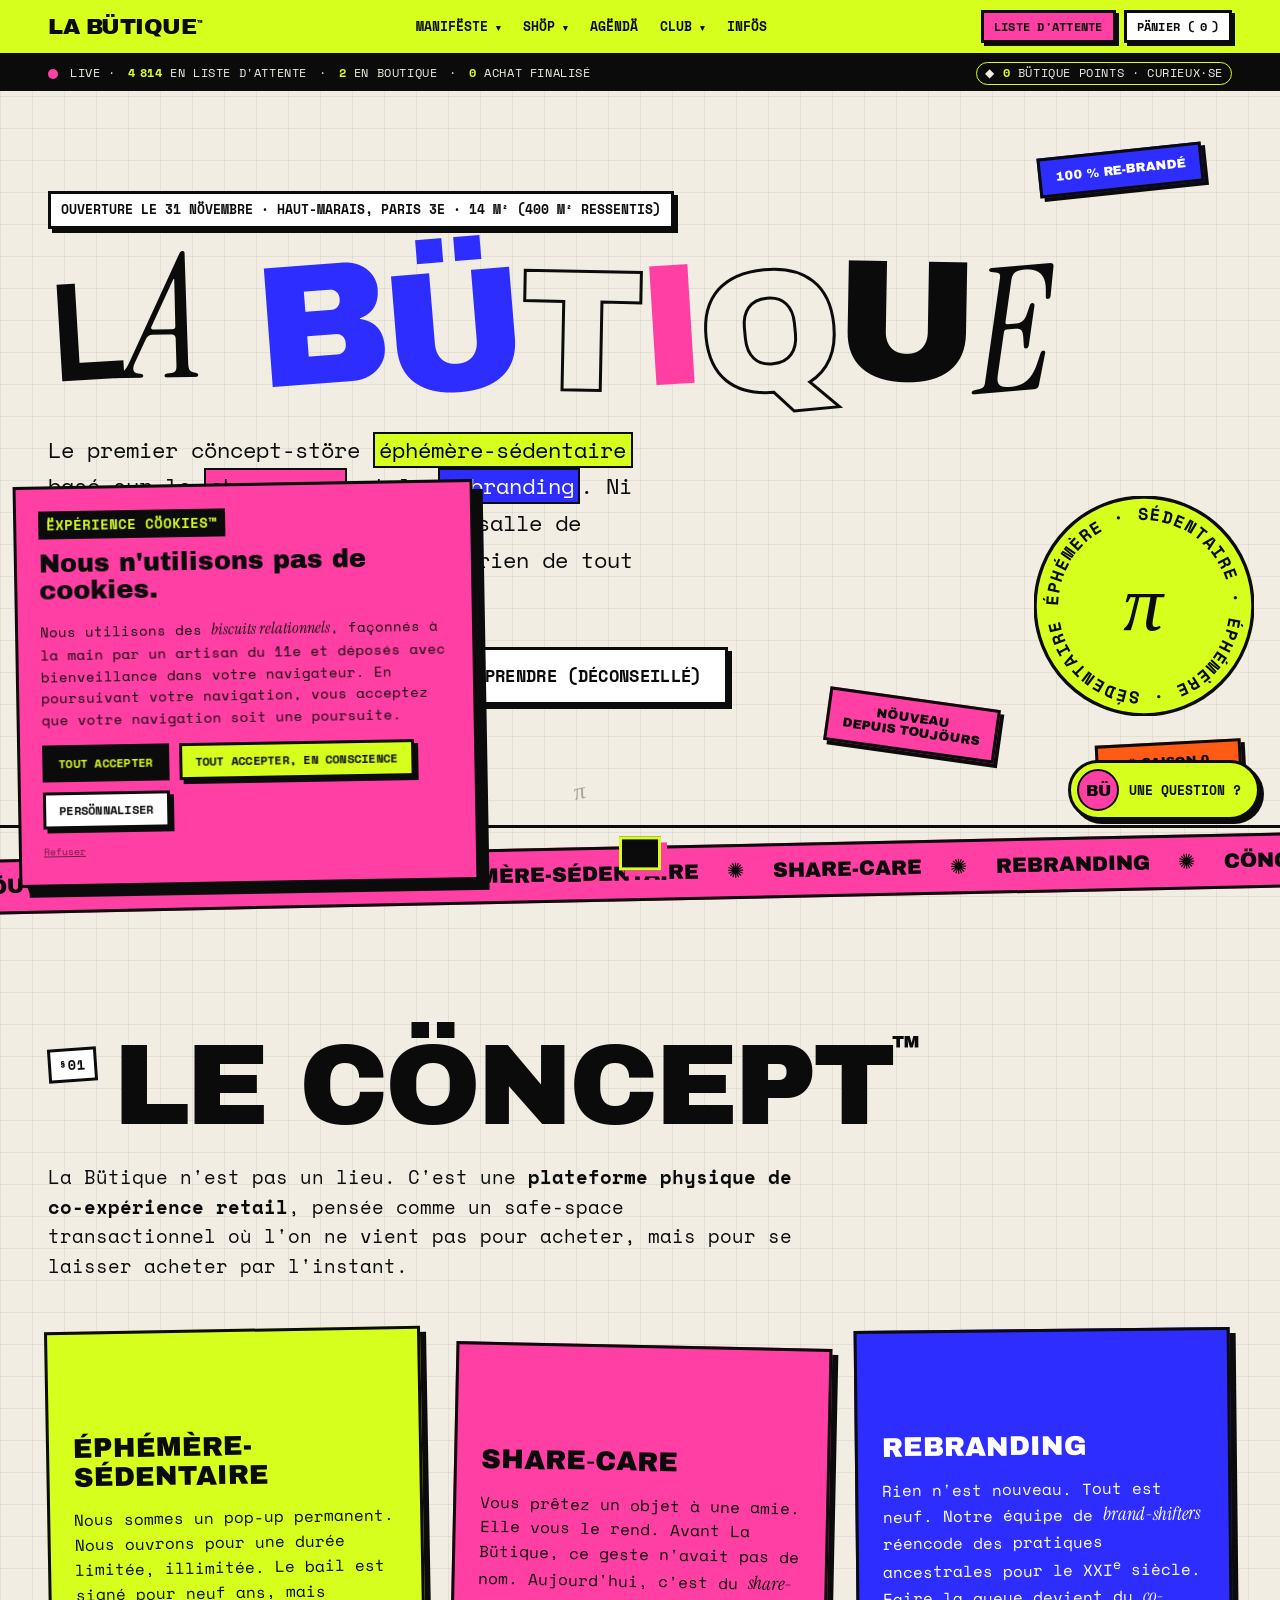
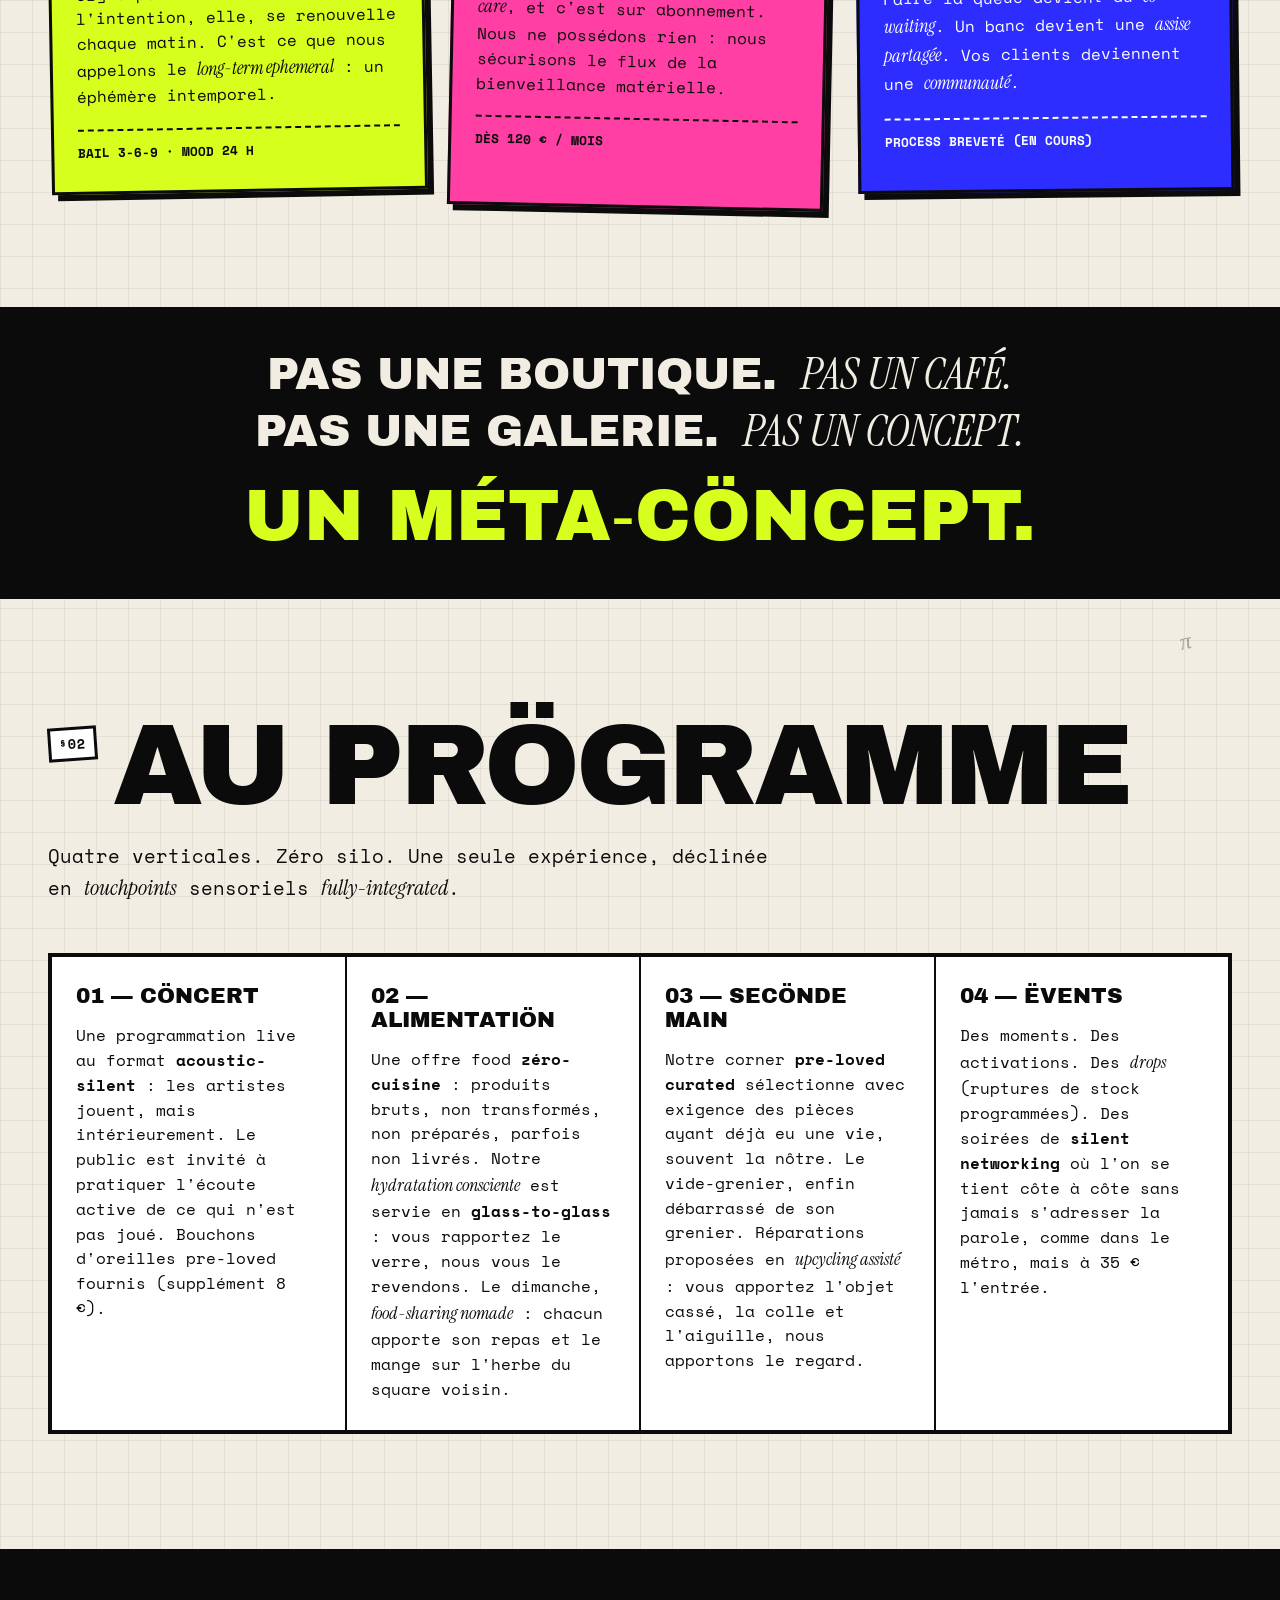
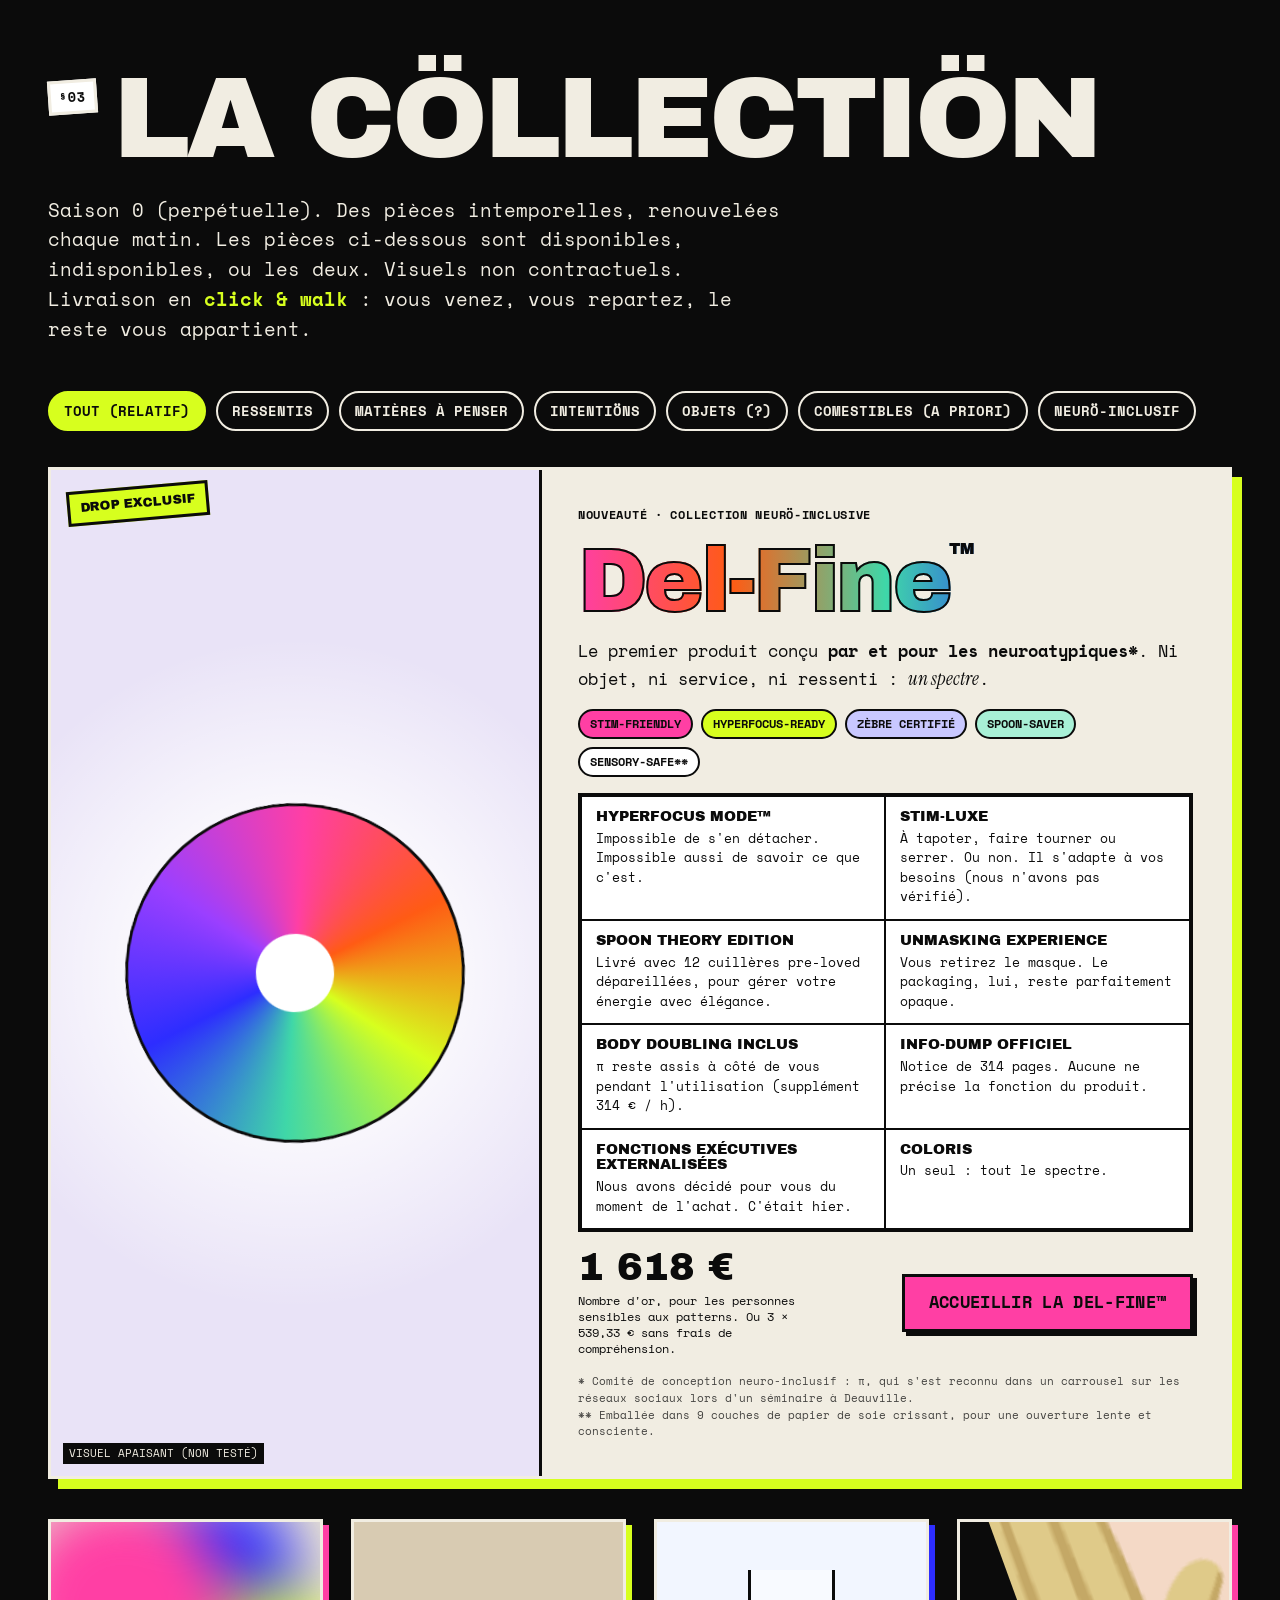
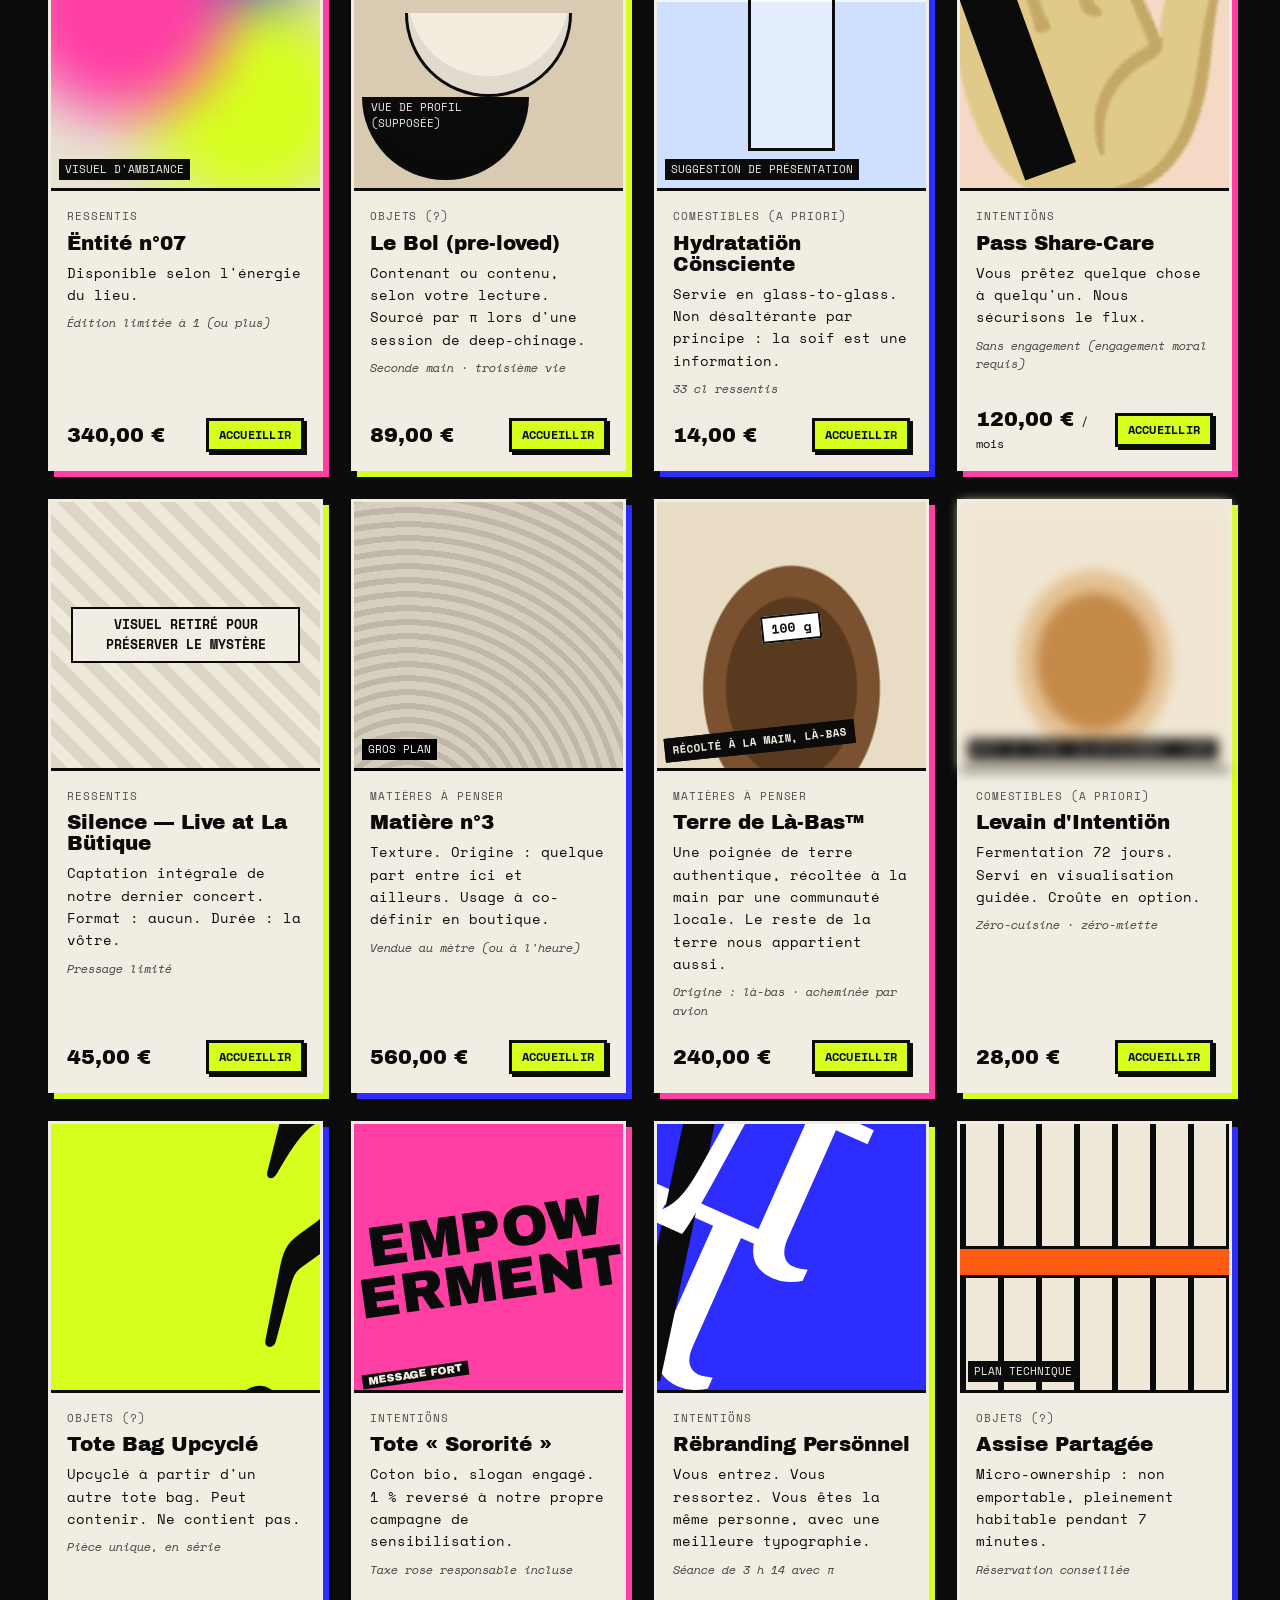
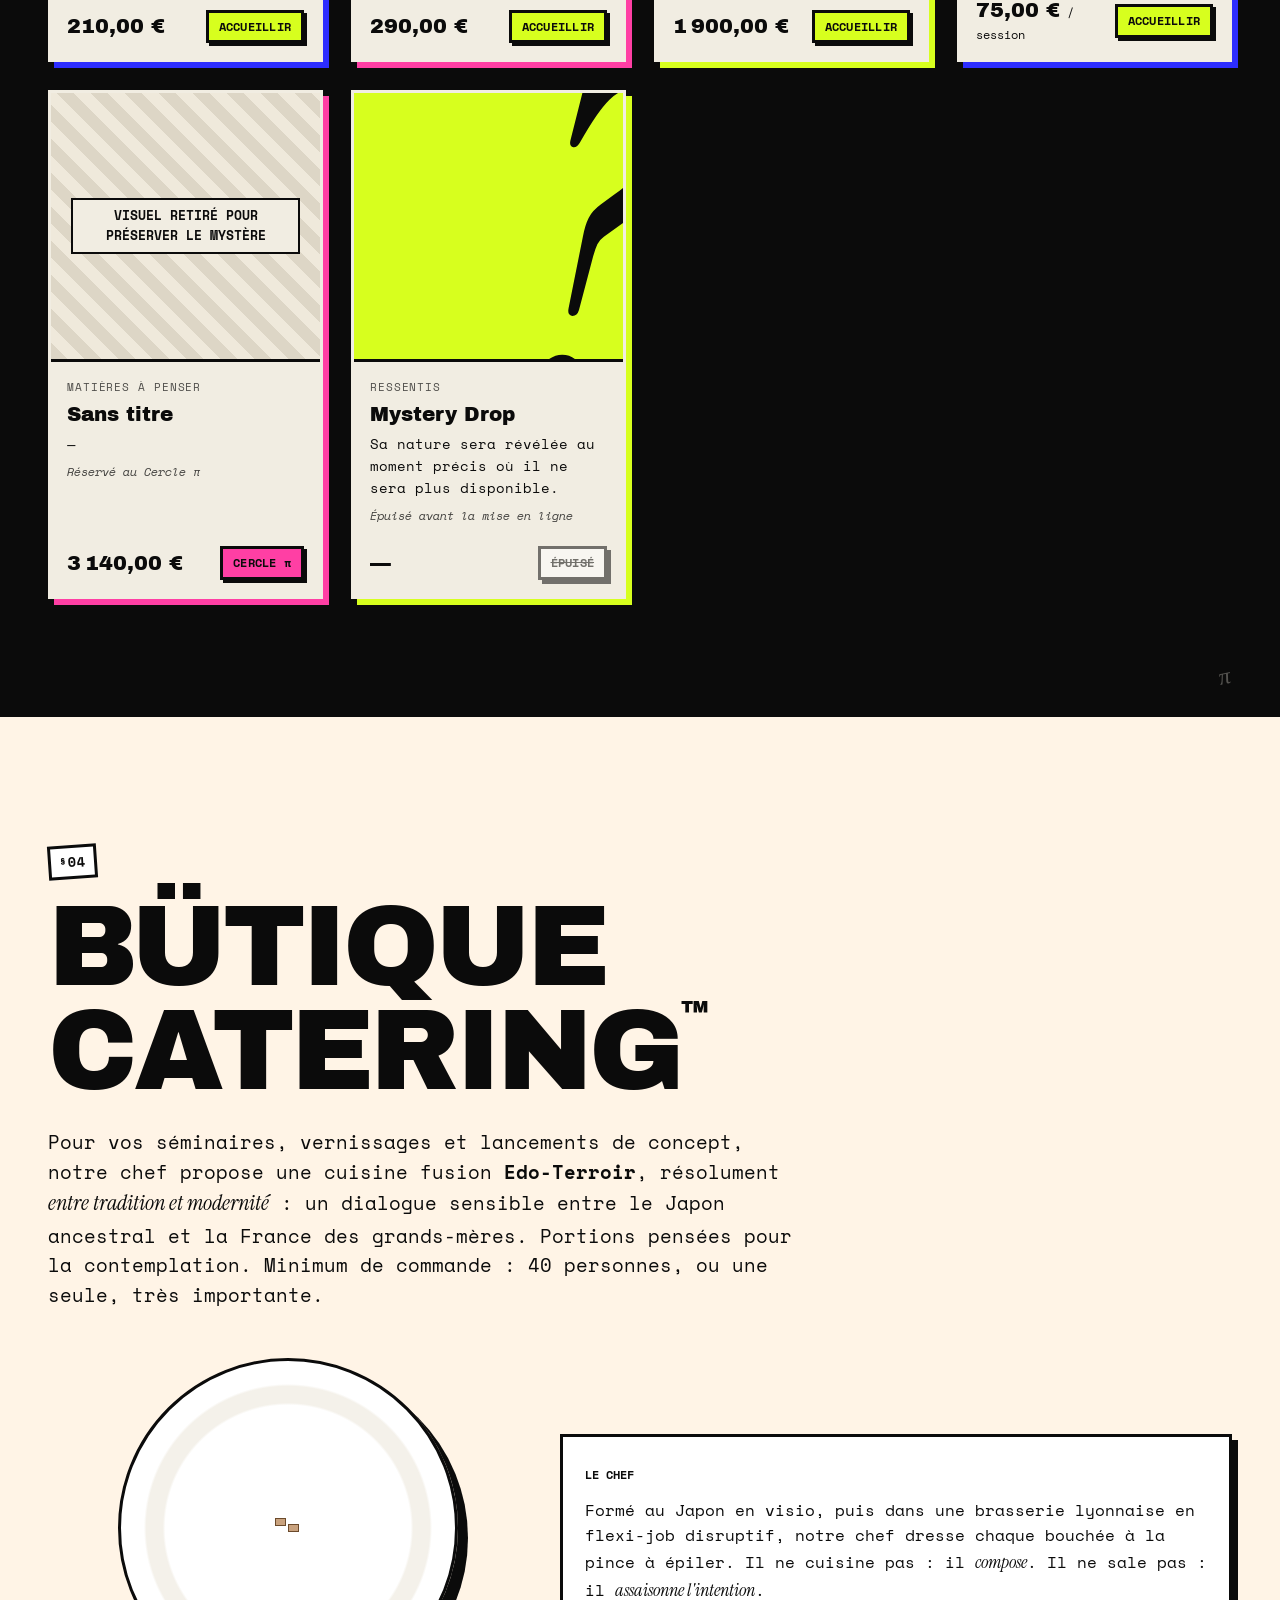
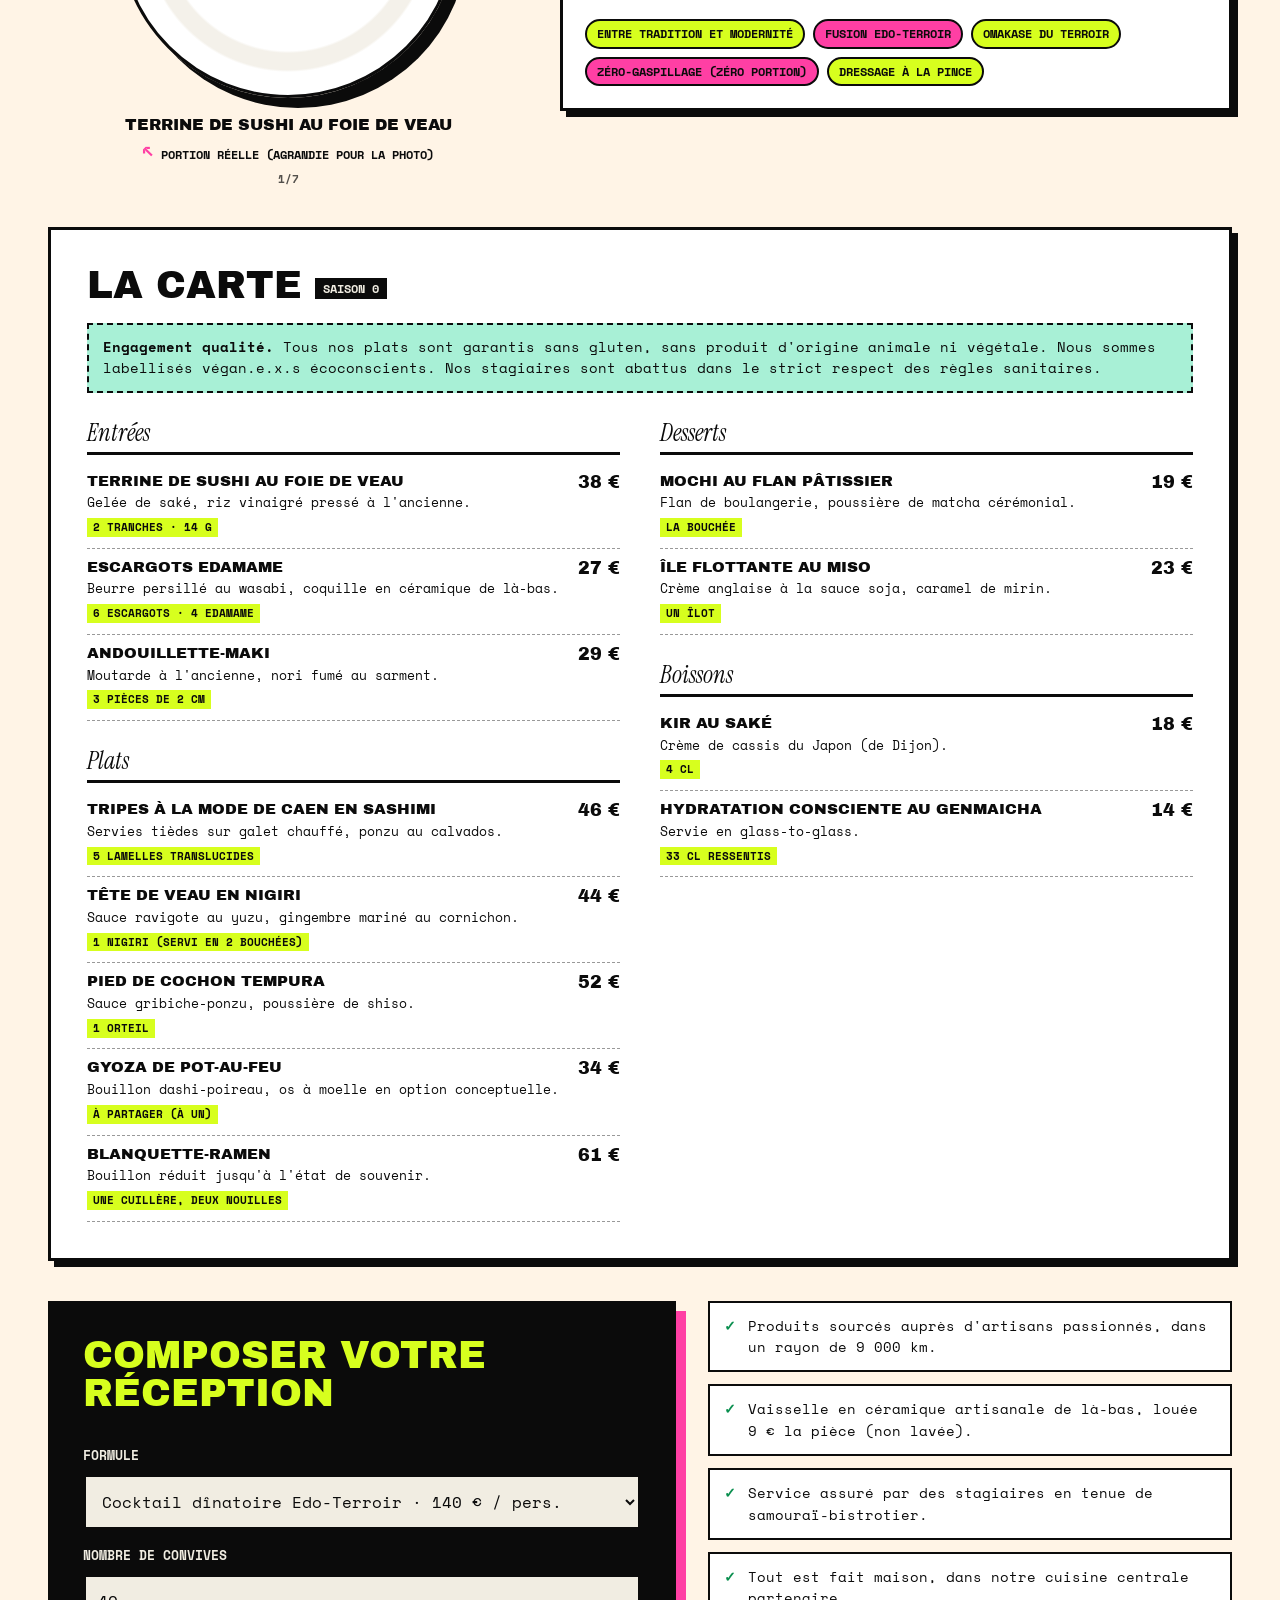
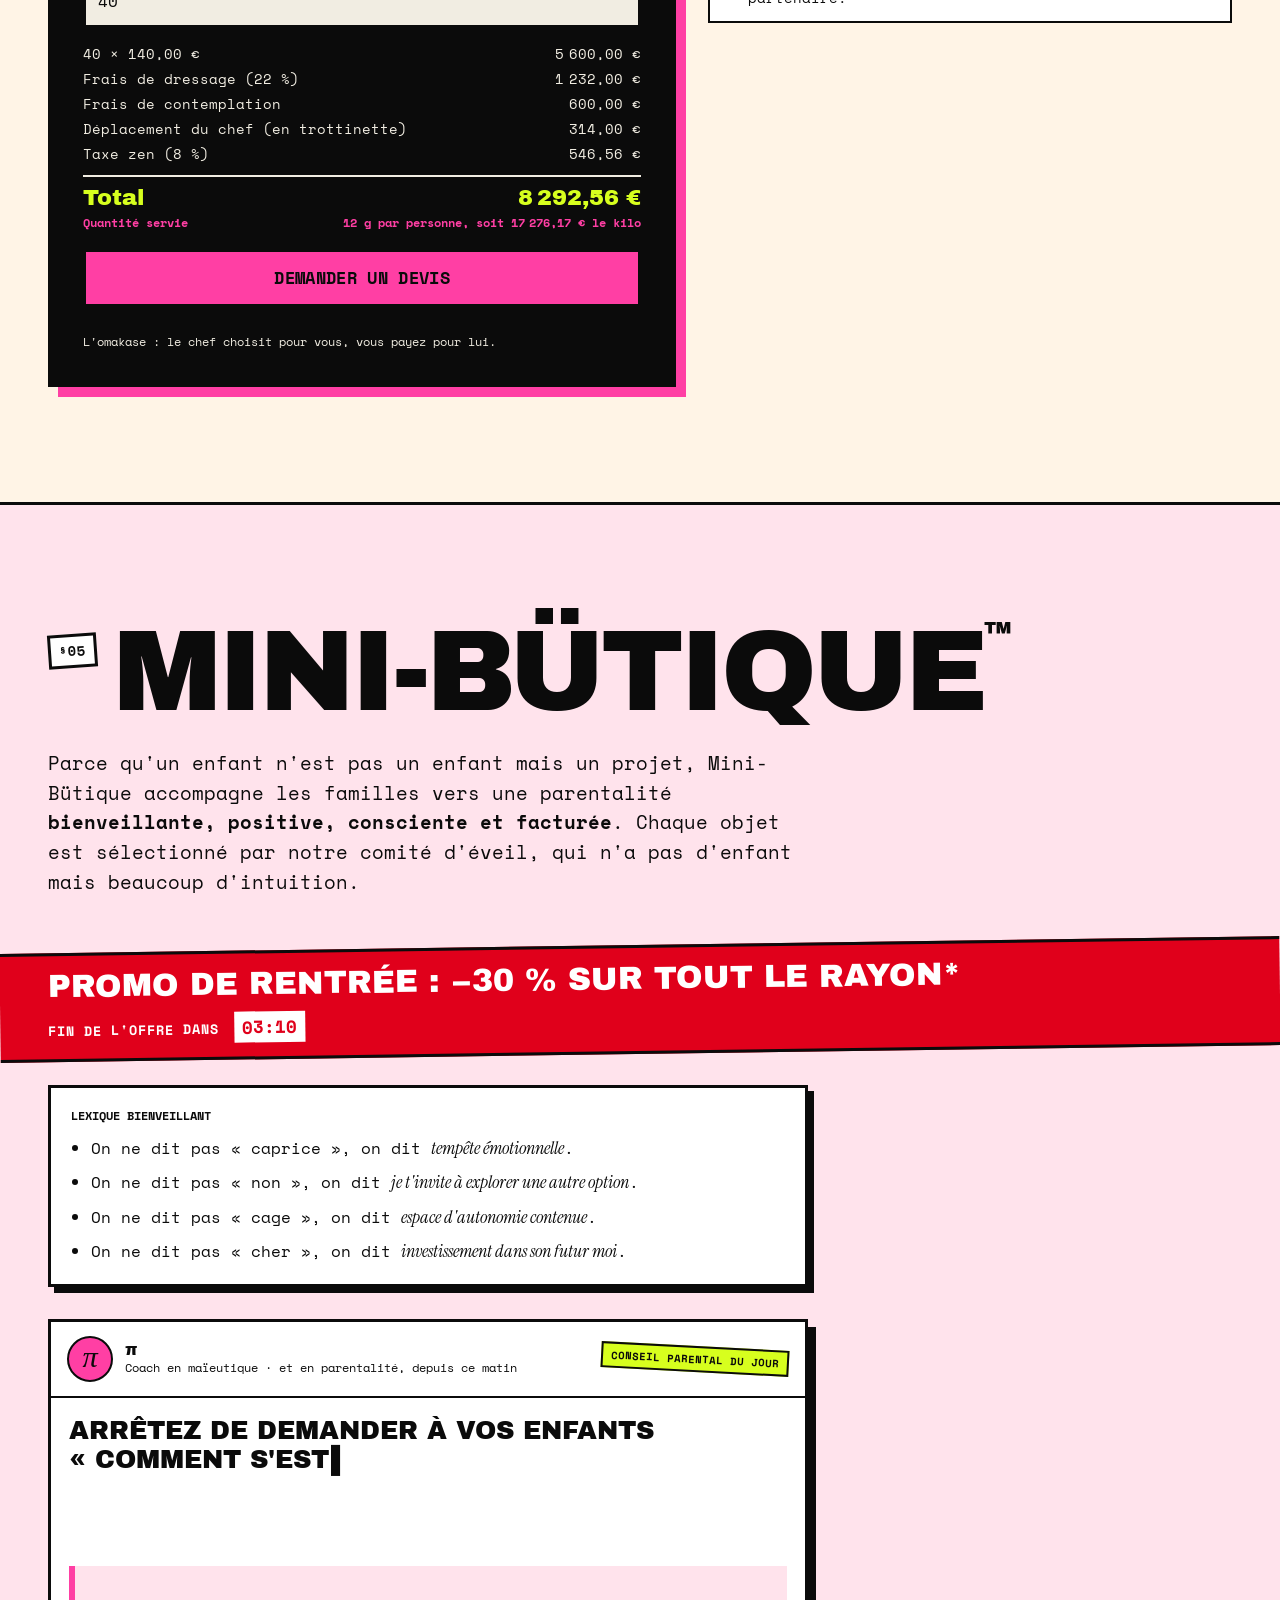
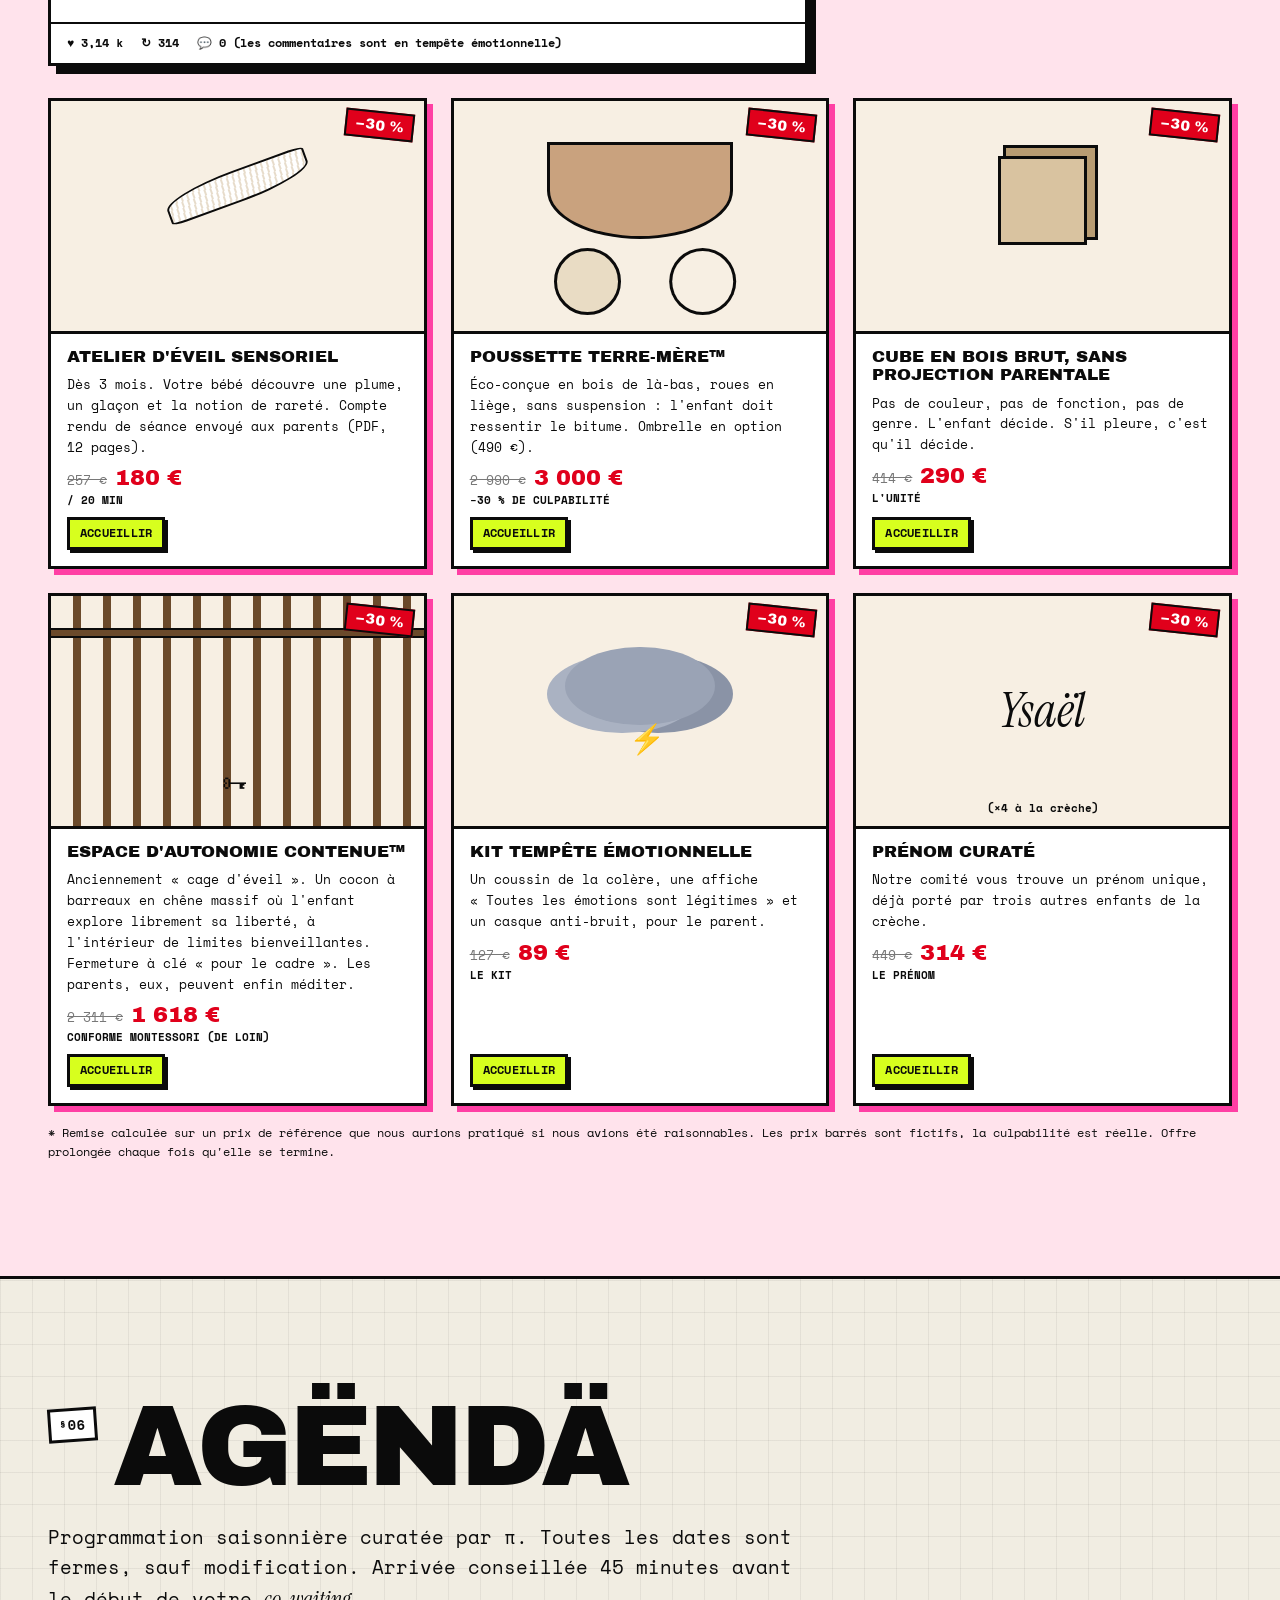
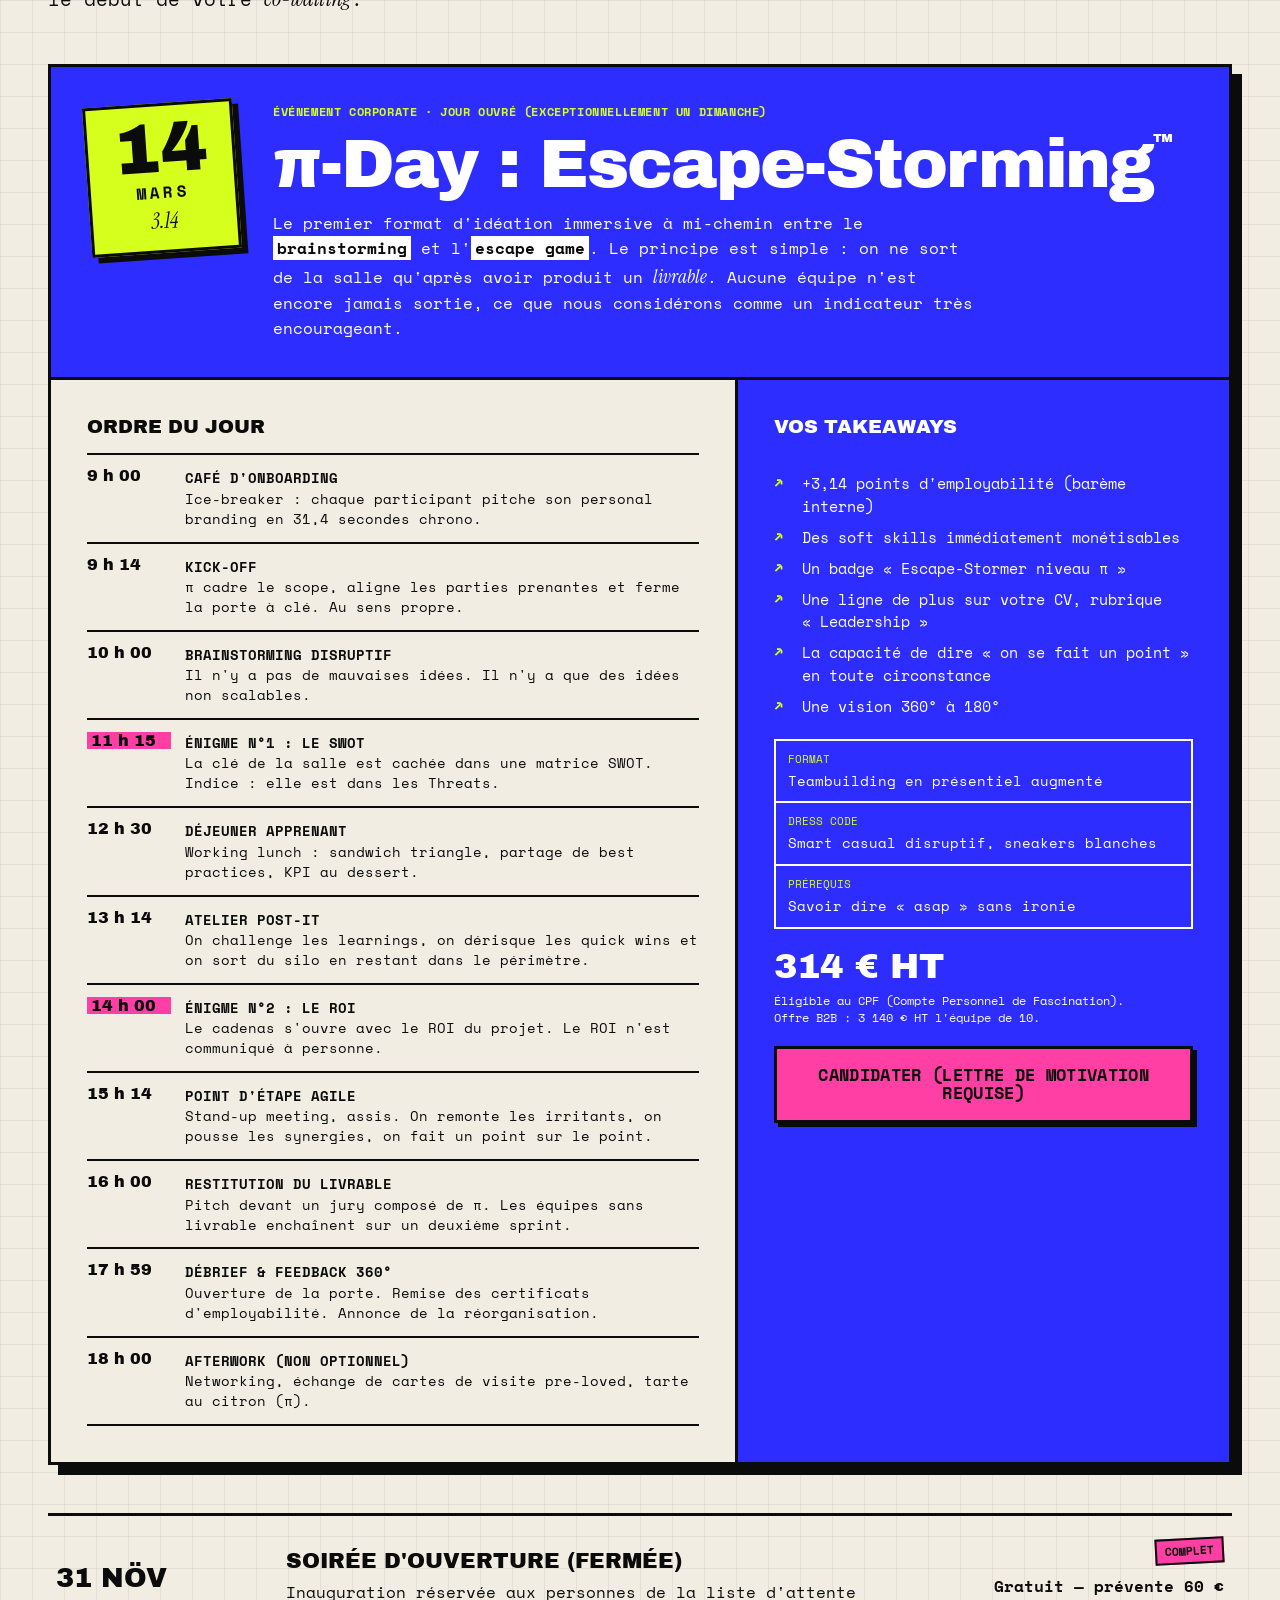
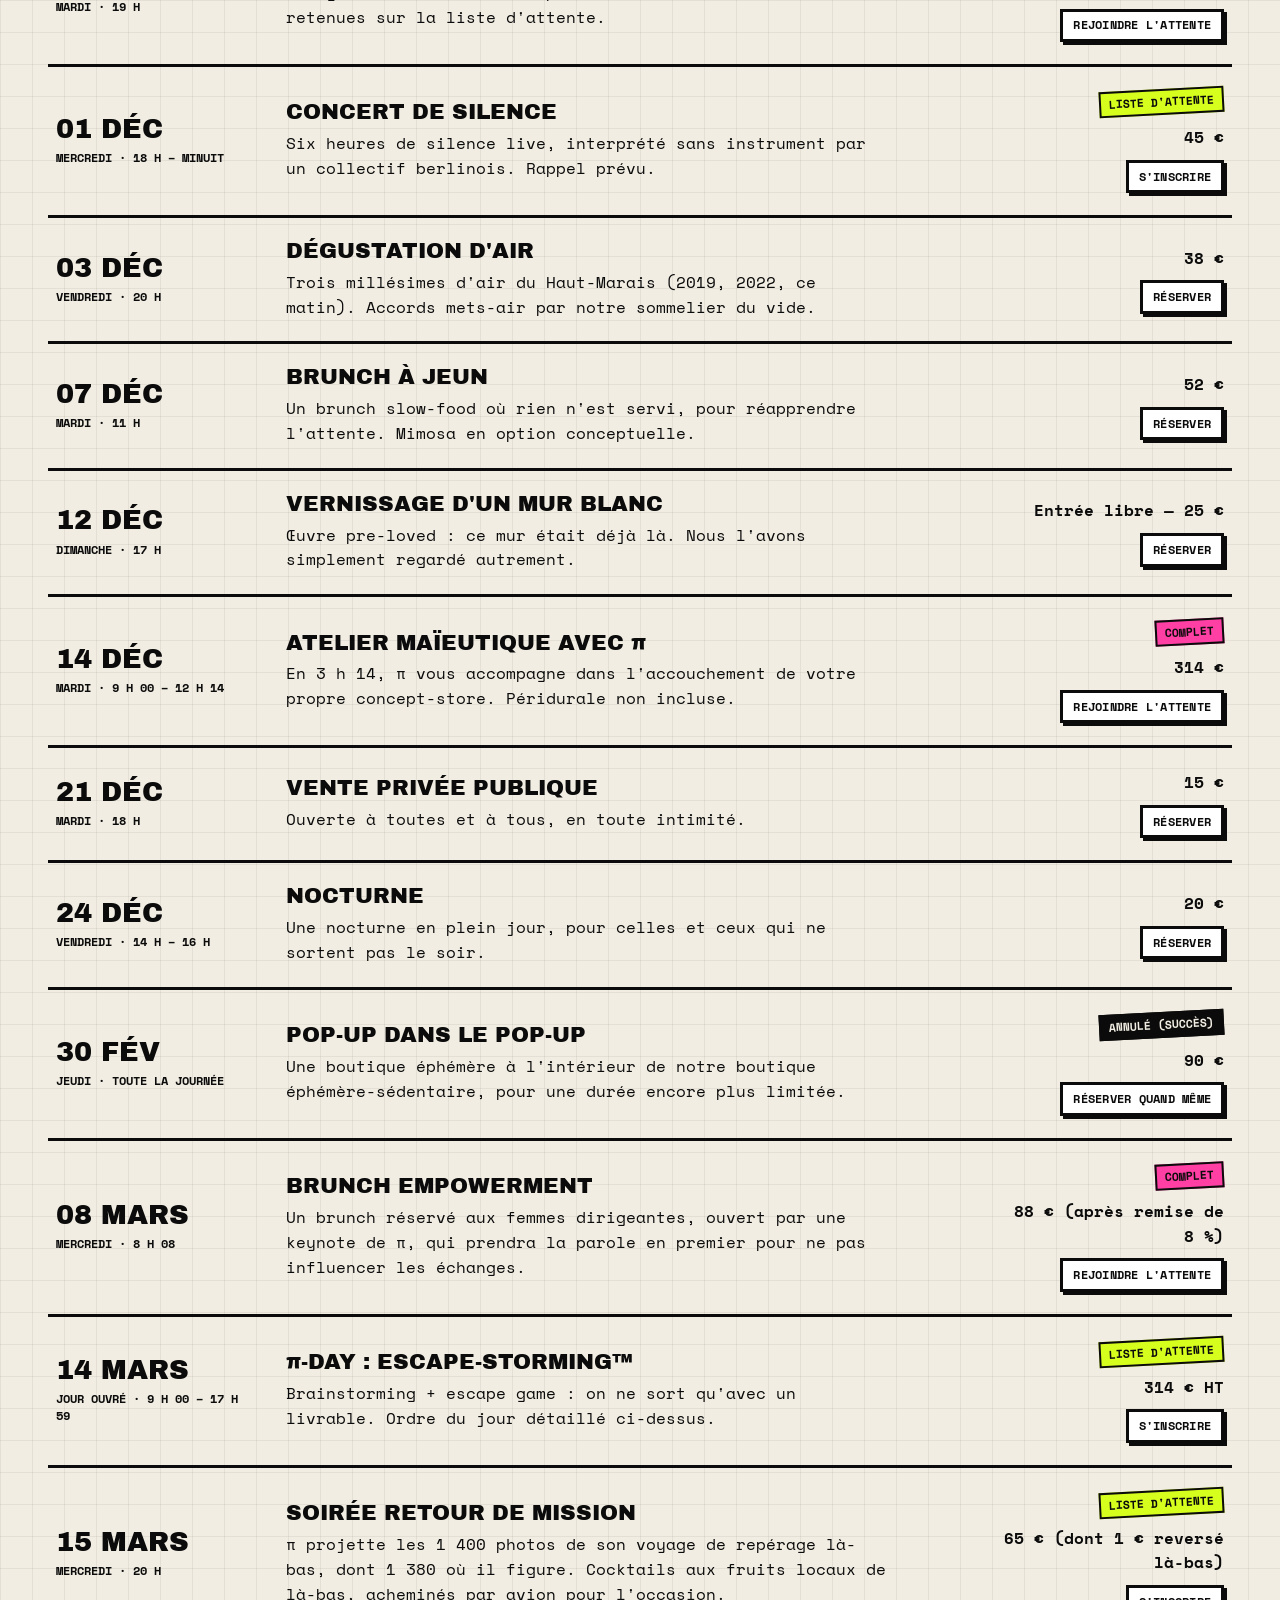
<file: index.html>
<!doctype html>
<html lang="fr">
<head>
  <meta charset="utf-8">
  <meta name="viewport" content="width=device-width, initial-scale=1, viewport-fit=cover">
  <meta name="theme-color" content="#d7ff1e">
  <title>La Bütique — Cöncept-Störe Éphémère-Sédentaire</title>
  <meta name="description" content="La Bütique : le premier cöncept-störe éphémère-sédentaire basé sur le share-care et le rebranding. Ouverture le 31 növembre. Sur liste d'attente.">
  <link rel="canonical" href="https://la-butique.netlify.app/">

  <!-- Aperçu de partage (Open Graph / Twitter-X / WhatsApp / iMessage…) -->
  <meta property="og:type" content="website">
  <meta property="og:site_name" content="La Bütique">
  <meta property="og:locale" content="fr_FR">
  <meta property="og:url" content="https://la-butique.netlify.app/">
  <meta property="og:title" content="La Bütique — Cöncept-Störe Éphémère-Sédentaire">
  <meta property="og:description" content="Concert, alimentation, seconde main, events. Le premier cöncept-störe basé sur le share-care et le rebranding. Ouverture le 31 növembre. Sur liste d'attente.">
  <meta property="og:image" content="https://la-butique.netlify.app/assets/og-image.png">
  <meta property="og:image:type" content="image/png">
  <meta property="og:image:width" content="1200">
  <meta property="og:image:height" content="630">
  <meta property="og:image:alt" content="La Bütique : cöncept-störe éphémère-sédentaire, ouverture le 31 növembre, sur liste d'attente.">
  <meta name="twitter:card" content="summary_large_image">
  <meta name="twitter:title" content="La Bütique — Cöncept-Störe Éphémère-Sédentaire">
  <meta name="twitter:description" content="Le premier cöncept-störe basé sur le share-care et le rebranding. Ouverture le 31 növembre.">
  <meta name="twitter:image" content="https://la-butique.netlify.app/assets/og-image.png">
  <link rel="apple-touch-icon" href="assets/apple-touch-icon.png">
  <link rel="icon" href="data:image/svg+xml,%3Csvg xmlns='http://www.w3.org/2000/svg' viewBox='0 0 100 100'%3E%3Crect width='100' height='100' fill='%23d7ff1e'/%3E%3Ctext x='50' y='78' font-size='80' text-anchor='middle' font-family='serif'%3E%CF%80%3C/text%3E%3C/svg%3E">
  <link rel="preconnect" href="https://fonts.googleapis.com">
  <link rel="preconnect" href="https://fonts.gstatic.com" crossorigin>
  <link rel="preload" as="style" href="https://fonts.googleapis.com/css2?family=Archivo+Black&family=Instrument+Serif:ital@0;1&family=Space+Mono:ital,wght@0,400;0,700;1,400&display=swap">
  <link href="https://fonts.googleapis.com/css2?family=Archivo+Black&family=Instrument+Serif:ital@0;1&family=Space+Mono:ital,wght@0,400;0,700;1,400&display=swap" rel="stylesheet">
  <link rel="stylesheet" href="assets/style.css">
</head>
<body>

<a class="skip" href="#main">Aller au cöntenu</a>

<!-- ===== Cookies ===== -->
<div class="cookie" id="cookie" role="dialog" aria-labelledby="cookie-title" hidden>
  <p class="cookie-tag">Ëxpérience Cöokies™</p>
  <h2 id="cookie-title">Nous n'utilisons pas de cookies.</h2>
  <p>Nous utilisons des <em>biscuits relationnels</em>, façonnés à la main par un artisan du 11e et déposés avec bienveillance dans votre navigateur. En poursuivant votre navigation, vous acceptez que votre navigation soit une poursuite.</p>
  <div class="cookie-prefs" id="cookie-prefs" hidden>
    <label class="toggle"><input type="checkbox" checked disabled> Strictement nécessaires (à notre narratif)</label>
    <label class="toggle"><input type="checkbox"> Mesure d'aura</label>
    <label class="toggle"><input type="checkbox"> Ciblage émotionnel de précision</label>
    <label class="toggle"><input type="checkbox" checked disabled> Cookies pre-loved (déjà acceptés par un autre visiteur)</label>
    <label class="toggle"><input type="checkbox"> Sans gluten, sans tracking, sans garantie</label>
  </div>
  <div class="cookie-actions">
    <button class="btn btn-ink" data-cookie="all">Tout accepter</button>
    <button class="btn btn-acid" data-cookie="conscious">Tout accepter, en conscience</button>
    <button class="btn" data-cookie="custom" id="cookie-custom">Persönnaliser</button>
  </div>
  <button class="cookie-refuse" data-cookie="refuse">Refuser</button>
</div>

<!-- ===== Header ===== -->
<header class="topbar">
  <a class="logo" href="#top">LA&nbsp;BÜTIQUE<sup>™</sup></a>
  <nav class="nav" aria-label="Navigation principale">
    <div class="nav-group">
      <button class="nav-top" type="button" aria-expanded="false">Manifëste <span aria-hidden="true">▾</span></button>
      <div class="nav-drop">
        <a href="#concept">Le Cöncept</a>
        <a href="#programme">Au Prögramme</a>
        <a href="#pi">Le Föndateur π</a>
        <a href="#valeurs">Nos Valëurs</a>
        <a href="#impact">Impäct Pösitif</a>
      </div>
    </div>
    <div class="nav-group">
      <button class="nav-top" type="button" aria-expanded="false">Shöp <span aria-hidden="true">▾</span></button>
      <div class="nav-drop">
        <a href="#shop">La Cöllectiön</a>
        <a href="#catering">Catering Edo-Terroir</a>
        <a href="#mini">Mini-Bütique</a>
        <a href="#living">Bütique Living™</a>
      </div>
    </div>
    <a href="#agenda">Agëndä</a>
    <div class="nav-group">
      <button class="nav-top" type="button" aria-expanded="false">Club <span aria-hidden="true">▾</span></button>
      <div class="nav-drop">
        <a href="#club">La Bütique Army</a>
        <a href="#ecosysteme">Écosystème π</a>
        <a href="#meditation">Pleine Cönscience</a>
      </div>
    </div>
    <a href="#infos">Infös</a>
  </nav>
  <div class="topbar-actions">
    <a class="btn btn-pink btn-sm" href="#attente">Liste d'attente</a>
    <button class="btn btn-sm cart-btn" id="cart-open" aria-controls="cart">Pänier (<span id="cart-count">0</span>)</button>
    <button class="btn btn-sm btn-ink menu-btn" id="menu-open" aria-controls="menu" aria-expanded="false">Menü</button>
  </div>
</header>

<nav class="menu" id="menu" aria-label="Menu" hidden>
  <div class="menu-head">
    <span class="logo">LA&nbsp;BÜTIQUE<sup>™</sup></span>
    <button class="menu-close" id="menu-close" aria-label="Fermer le menu">✕</button>
  </div>
  <div class="menu-links">
    <p class="menu-group">Manifëste</p>
    <a href="#concept">Cöncept <span>§01</span></a>
    <a href="#programme">Prögramme <span>§02</span></a>
    <a href="#pi">π <span>§07</span></a>
    <a href="#valeurs">Valëurs <span>§08</span></a>
    <a href="#impact">Impäct <span>§09</span></a>
    <p class="menu-group">Shöp</p>
    <a href="#shop">Cöllectiön <span>§03</span></a>
    <a href="#catering">Catering <span>§04</span></a>
    <a href="#mini">Mini-Bütique <span>§05</span></a>
    <a href="#living">Living <span>§10</span></a>
    <p class="menu-group">Expérience</p>
    <a href="#agenda">Agëndä <span>§06</span></a>
    <a href="#club">Club <span>§11</span></a>
    <a href="#ecosysteme">Écosystème <span>§12</span></a>
    <a href="#meditation">Méditation <span>§13</span></a>
    <p class="menu-group">Pratique</p>
    <a href="#attente">Liste d'attente <span>§15</span></a>
    <a href="#infos">Infös <span>§16</span></a>
  </div>
  <a class="btn btn-pink btn-lg" href="#attente">Rejoindre la liste d'attente →</a>
  <a class="btn btn-lg menu-contact" href="https://www.instagram.com/labutique.officiel/" target="_blank" rel="noopener">Instagram @labutique.officiel ↗</a>
  <a class="btn btn-lg menu-contact" href="https://linktr.ee/peter7nance" target="_blank" rel="noopener">Joindre π (Linktree) ↗</a>
  <p class="menu-pts">◆ <b data-bq-points>0</b> Bütique Points · <span data-bq-tier>Curieux·se</span></p>
  <p class="menu-foot">Ouverture le 31 növembre · Sur liste d'attente</p>
</nav>

<div class="live" aria-live="off">
  <span class="live-dot"></span> LIVE ·
  <span><b id="live-waitlist">4 812</b> en liste d'attente</span> ·
  <span class="live-opt"><b id="live-inside">3</b> en boutique</span> <span class="live-opt">·</span>
  <span><b>0</b> achat finalisé</span>
  <a class="live-pts" href="#club">◆ <b data-bq-points>0</b> Bütique Points · <span data-bq-tier>Curieux·se</span></a>
</div>

<main id="main">

<!-- ===== Hero ===== -->
<section class="hero" id="top">
  <button class="pi-hunt" type="button" data-pi="1" aria-label="π caché n°1" style="left: 44%; bottom: 14px;">π</button>
  <p class="kicker">Ouverture le 31 növembre · Haut-Marais, Paris 3e · 14 m² (400 m² ressentis)</p>
  <h1 class="mega" data-split aria-label="La Bütique">LA BÜTIQUE</h1>
  <p class="hero-lead">Le premier cöncept-störe <mark>éphémère-sédentaire</mark> basé sur le <mark class="m-pink">share-care</mark> et le <mark class="m-blue">rebranding</mark>. Ni magasin, ni café, ni galerie, ni salle de concert. Un peu tout ça. Surtout rien de tout ça.</p>
  <div class="hero-cta">
    <a class="btn btn-pink btn-lg" href="#attente">Rejoindre la liste d'attente →</a>
    <a class="btn btn-lg" href="#concept">Cömprendre (déconseillé)</a>
  </div>

  <div class="hero-extras">
  <div class="badge" aria-hidden="true">
    <svg viewBox="0 0 200 200">
      <defs><path id="circle" d="M100,100 m-78,0 a78,78 0 1,1 156,0 a78,78 0 1,1 -156,0"/></defs>
      <circle cx="100" cy="100" r="99" fill="#d7ff1e" stroke="#0b0b0b" stroke-width="3"/>
      <text><textPath href="#circle">ÉPHÉMÈRE · SÉDENTAIRE · ÉPHÉMÈRE · SÉDENTAIRE · </textPath></text>
      <text x="100" y="122" text-anchor="middle" class="badge-pi">π</text>
    </svg>
  </div>
  <div class="stickers-wrap">
    <span class="sticker s1" aria-hidden="true">NÖUVEAU<br>DEPUIS TOUJÖURS</span>
    <span class="sticker s2" aria-hidden="true">100 % RE-BRANDÉ</span>
    <span class="sticker s3" aria-hidden="true">✺ SAISON 0<br>(PERPÉTUELLE)</span>
  </div>
  </div>
</section>

<div class="marquee" aria-hidden="true">
  <div class="marquee-track" id="marquee">
    <span>ÖUVERTURE LE 31 NÖVEMBRE</span><span>✺</span><span>ÉPHÉMÈRE-SÉDENTAIRE</span><span>✺</span><span>SHARE-CARE</span><span>✺</span><span>REBRANDING</span><span>✺</span><span>CÖNCERT</span><span>✺</span><span>ALIMENTATIÖN</span><span>✺</span><span>SECÖNDE MAIN</span><span>✺</span><span>ËVENTS</span><span>✺</span><span>FÉMINISME™ (PREMIUM)</span><span>✺</span><span>DEL-FINE™ : DISPONIBLE SUR TOUT LE SPECTRE</span><span>✺</span><span>IMPACT POSITIF (LÀ-BAS)</span><span>✺</span><span>π-DAY : ESCAPE-STORMING™ LE 14 MARS</span><span>✺</span><span>CATERING EDO-TERROIR</span><span>✺</span><span>MINI-BÜTIQUE : −30 % DE CULPABILITÉ</span><span>✺</span><span>BÜTIQUE LIVING™ : 9 M² SOUS VERRIÈRE</span><span>✺</span><span>BÜCOIN ₿ü ▲</span><span>✺</span><span>LA BÜTIQUE ARMY</span><span>✺</span><span>CO-WAITING™</span><span>✺</span><span>LISTE D'ATTENTE OUVERTE (COMPLÈTE)</span><span>✺</span>
  </div>
</div>

<!-- ===== Concept ===== -->
<section class="section" id="concept">
  <header class="section-head">
    <span class="section-num">§01</span>
    <h2 class="h2">Le Cöncept<sup>™</sup></h2>
  </header>
  <p class="lead">La Bütique n'est pas un lieu. C'est une <strong>plateforme physique de co-expérience retail</strong>, pensée comme un safe-space transactionnel où l'on ne vient pas pour acheter, mais pour se laisser acheter par l'instant.</p>

  <div class="pillars">
    <article class="pillar p-acid">
      <span class="pillar-num">01</span>
      <h3>Éphémère-<wbr>Sédentaire</h3>
      <p>Nous sommes un pop-up permanent. Nous ouvrons pour une durée limitée, illimitée. Le bail est signé pour neuf ans, mais l'intention, elle, se renouvelle chaque matin. C'est ce que nous appelons le <em>long-term ephemeral</em> : un éphémère intemporel.</p>
      <p class="pillar-foot">Bail 3-6-9 · Mood 24 h</p>
    </article>
    <article class="pillar p-pink">
      <span class="pillar-num">02</span>
      <h3>Share&#8209;Care</h3>
      <p>Vous prêtez un objet à une amie. Elle vous le rend. Avant La Bütique, ce geste n'avait pas de nom. Aujourd'hui, c'est du <em>share-care</em>, et c'est sur abonnement. Nous ne possédons rien : nous sécurisons le flux de la bienveillance matérielle.</p>
      <p class="pillar-foot">Dès 120 € / mois</p>
    </article>
    <article class="pillar p-blue">
      <span class="pillar-num">03</span>
      <h3>Rebranding</h3>
      <p>Rien n'est nouveau. Tout est neuf. Notre équipe de <em>brand-shifters</em> réencode des pratiques ancestrales pour le XXI<sup>e</sup> siècle. Faire la queue devient du <em>co-waiting</em>. Un banc devient une <em>assise partagée</em>. Vos clients deviennent une <em>communauté</em>.</p>
      <p class="pillar-foot">Process breveté (en cours)</p>
    </article>
  </div>
</section>

<div class="nots" aria-label="Ce que nous ne sommes pas">
  <span>PAS UNE BOUTIQUE.</span>
  <span class="alt">PAS UN CAFÉ.</span>
  <span>PAS UNE GALERIE.</span>
  <span class="alt">PAS UN CONCEPT.</span>
  <span class="big">UN MÉTA&#8209;CÖNCEPT.</span>
</div>

<!-- ===== Programme ===== -->
<section class="section" id="programme">
  <button class="pi-hunt" type="button" data-pi="2" aria-label="π caché n°2" style="right: 6%; top: 28px;">π</button>
  <header class="section-head">
    <span class="section-num">§02</span>
    <h2 class="h2">Au Prögramme</h2>
  </header>
  <p class="lead">Quatre verticales. Zéro silo. Une seule expérience, déclinée en <em>touchpoints</em> sensoriels <em>fully-integrated</em>.</p>

  <div class="prog">
    <article class="prog-item">
      <div class="prog-tag">01 — Cöncert</div>
      <p>Une programmation live au format <strong>acoustic-silent</strong> : les artistes jouent, mais intérieurement. Le public est invité à pratiquer l'écoute active de ce qui n'est pas joué. Bouchons d'oreilles pre-loved fournis (supplément 8 €).</p>
    </article>
    <article class="prog-item">
      <div class="prog-tag">02 — Alimentatiön</div>
      <p>Une offre food <strong>zéro-cuisine</strong> : produits bruts, non transformés, non préparés, parfois non livrés. Notre <em>hydratation consciente</em> est servie en <strong>glass-to-glass</strong> : vous rapportez le verre, nous vous le revendons. Le dimanche, <em>food-sharing nomade</em> : chacun apporte son repas et le mange sur l'herbe du square voisin.</p>
    </article>
    <article class="prog-item">
      <div class="prog-tag">03 — Secönde Main</div>
      <p>Notre corner <strong>pre-loved curated</strong> sélectionne avec exigence des pièces ayant déjà eu une vie, souvent la nôtre. Le vide-grenier, enfin débarrassé de son grenier. Réparations proposées en <em>upcycling assisté</em> : vous apportez l'objet cassé, la colle et l'aiguille, nous apportons le regard.</p>
    </article>
    <article class="prog-item">
      <div class="prog-tag">04 — Ëvents</div>
      <p>Des moments. Des activations. Des <em>drops</em> (ruptures de stock programmées). Des soirées de <strong>silent networking</strong> où l'on se tient côte à côte sans jamais s'adresser la parole, comme dans le métro, mais à 35 € l'entrée.</p>
    </article>
  </div>
</section>

<!-- ===== Shop ===== -->
<section class="section section-dark" id="shop">
  <button class="pi-hunt" type="button" data-pi="3" aria-label="π caché n°3" style="right: 3%; bottom: 18px;">π</button>
  <header class="section-head">
    <span class="section-num">§03</span>
    <h2 class="h2">La Cöllectiön</h2>
  </header>
  <p class="lead">Saison 0 (perpétuelle). Des pièces intemporelles, renouvelées chaque matin. Les pièces ci-dessous sont disponibles, indisponibles, ou les deux. Visuels non contractuels. Livraison en <strong>click &amp; walk</strong> : vous venez, vous repartez, le reste vous appartient.</p>

  <div class="filters" role="group" aria-label="Filtrer la collection" id="filters"></div>

  <article class="delfine" id="delfine" aria-labelledby="delfine-title">
    <div class="delfine-visual" aria-hidden="true">
      <div class="delfine-orb"></div>
      <span class="delfine-drop">Drop exclusif</span>
      <span class="cap">Visuel apaisant (non testé)</span>
    </div>
    <div class="delfine-body">
      <p class="delfine-kicker">Nouveauté · Collection Neurö-inclusive</p>
      <h3 id="delfine-title" class="delfine-name">Del-Fine<sup>™</sup></h3>
      <p class="delfine-tagline">Le premier produit conçu <strong>par et pour les neuroatypiques*</strong>. Ni objet, ni service, ni ressenti : <em>un spectre</em>.</p>
      <ul class="delfine-badges" aria-label="Labels">
        <li>Stim-friendly</li><li>Hyperfocus-ready</li><li>Zèbre certifié</li><li>Spoon-saver</li><li>Sensory-safe**</li>
      </ul>
      <button class="btn delfine-toggle" type="button" aria-expanded="false" aria-controls="delfine-features">Lire l'info-dump (314 pages) ↓</button>
      <dl class="delfine-features" id="delfine-features">
        <div><dt>Hyperfocus Mode™</dt><dd>Impossible de s'en détacher. Impossible aussi de savoir ce que c'est.</dd></div>
        <div><dt>Stim-Luxe</dt><dd>À tapoter, faire tourner ou serrer. Ou non. Il s'adapte à vos besoins (nous n'avons pas vérifié).</dd></div>
        <div><dt>Spoon Theory Edition</dt><dd>Livré avec 12 cuillères pre-loved dépareillées, pour gérer votre énergie avec élégance.</dd></div>
        <div><dt>Unmasking Experience</dt><dd>Vous retirez le masque. Le packaging, lui, reste parfaitement opaque.</dd></div>
        <div><dt>Body Doubling inclus</dt><dd>π reste assis à côté de vous pendant l'utilisation (supplément 314 € / h).</dd></div>
        <div><dt>Info-dump officiel</dt><dd>Notice de 314 pages. Aucune ne précise la fonction du produit.</dd></div>
        <div><dt>Fonctions exécutives externalisées</dt><dd>Nous avons décidé pour vous du moment de l'achat. C'était hier.</dd></div>
        <div><dt>Coloris</dt><dd>Un seul : tout le spectre.</dd></div>
      </dl>
      <div class="delfine-buy">
        <p class="delfine-price">1 618 €<small>Nombre d'or, pour les personnes sensibles aux patterns. Ou 3 × 539,33 € sans frais de compréhension.</small></p>
        <button class="btn btn-pink btn-lg" data-add="delfine">Accueillir la Del-Fine™</button>
      </div>
      <p class="delfine-notes">* Comité de conception neuro-inclusif : π, qui s'est reconnu dans un carrousel sur les réseaux sociaux lors d'un séminaire à Deauville.<br>** Emballée dans 9 couches de papier de soie crissant, pour une ouverture lente et consciente.</p>
    </div>
  </article>
  <div class="products" id="products"></div>
</section>

<!-- ===== Catering ===== -->
<section class="section section-catering" id="catering">
  <header class="section-head">
    <span class="section-num">§04</span>
    <h2 class="h2">Bütique Catering<sup>™</sup></h2>
  </header>
  <p class="lead">Pour vos séminaires, vernissages et lancements de concept, notre chef propose une cuisine fusion <strong>Edo-Terroir</strong>, résolument <em>entre tradition et modernité</em> : un dialogue sensible entre le Japon ancestral et la France des grands-mères. Portions pensées pour la contemplation. Minimum de commande : 40 personnes, ou une seule, très importante.</p>

  <div class="cat-top">
    <figure class="cat-plate">
      <div class="plate" role="img" aria-label="Défilé des plats du chef dans l'assiette">
        <div class="dish d-terrine active" data-name="Terrine de sushi au foie de veau" data-cap="Portion réelle (agrandie pour la photo)"><i></i><i></i></div>
        <div class="dish d-tripes" data-name="Tripes à la mode de Caen en sashimi" data-cap="Cinq lamelles translucides, en éventail émotionnel"><i></i><i></i><i></i><i></i><i></i></div>
        <div class="dish d-pied" data-name="Pied de cochon tempura" data-cap="Portion généreuse : le pied dépasse, c'est voulu"><i></i></div>
        <div class="dish d-ramen" data-name="Blanquette-ramen" data-cap="Un trait de bouillon. Le reste est suggéré."><i></i></div>
        <div class="dish d-gyoza" data-name="Gyoza de pot-au-feu" data-cap="Gyoza XXL, à partager (à un)"><i></i></div>
        <div class="dish d-ile" data-name="Île flottante au miso" data-cap="Un îlot. La mer est incluse."><i></i></div>
        <div class="dish d-omakase" data-name="Omakase du terroir" data-cap="Le chef a choisi de ne rien servir. 314 €."></div>
      </div>
      <figcaption><strong id="plate-name">Terrine de sushi au foie de veau</strong><span><span class="arrow">↖</span> <span id="plate-cap">Portion réelle (agrandie pour la photo)</span></span><small id="plate-num">1/7</small></figcaption>
    </figure>
    <div class="cat-chef">
      <p class="contact-kicker">Le chef</p>
      <p>Formé au Japon en visio, puis dans une brasserie lyonnaise en flexi-job disruptif, notre chef dresse chaque bouchée à la pince à épiler. Il ne cuisine pas : il <em>compose</em>. Il ne sale pas : il <em>assaisonne l'intention</em>.</p>
      <ul class="cat-tags"><li>Entre tradition et modernité</li><li>Fusion Edo-Terroir</li><li>Omakase du terroir</li><li>Zéro-gaspillage (zéro portion)</li><li>Dressage à la pince</li></ul>
    </div>
  </div>

  <div class="cat-menu">
    <h3 class="cat-title">La carte <small>Saison 0</small></h3>
    <p class="cat-label"><strong>Engagement qualité.</strong> Tous nos plats sont garantis sans gluten, sans produit d'origine animale ni végétale. Nous sommes labellisés végan.e.x.s écoconscients. Nos stagiaires sont abattus dans le strict respect des règles sanitaires.</p>
      <div class="cat-group">
        <h4>Entrées</h4>
        <ul>
          <li><div class="cat-dish"><strong>Terrine de sushi au foie de veau</strong><span>Gelée de saké, riz vinaigré pressé à l'ancienne.</span><em>2 tranches · 14 g</em></div><b>38 €</b></li>
          <li><div class="cat-dish"><strong>Escargots edamame</strong><span>Beurre persillé au wasabi, coquille en céramique de là-bas.</span><em>6 escargots · 4 edamame</em></div><b>27 €</b></li>
          <li><div class="cat-dish"><strong>Andouillette-maki</strong><span>Moutarde à l'ancienne, nori fumé au sarment.</span><em>3 pièces de 2 cm</em></div><b>29 €</b></li>
        </ul>
      </div>
      <div class="cat-group">
        <h4>Plats</h4>
        <ul>
          <li><div class="cat-dish"><strong>Tripes à la mode de Caen en sashimi</strong><span>Servies tièdes sur galet chauffé, ponzu au calvados.</span><em>5 lamelles translucides</em></div><b>46 €</b></li>
          <li><div class="cat-dish"><strong>Tête de veau en nigiri</strong><span>Sauce ravigote au yuzu, gingembre mariné au cornichon.</span><em>1 nigiri (servi en 2 bouchées)</em></div><b>44 €</b></li>
          <li><div class="cat-dish"><strong>Pied de cochon tempura</strong><span>Sauce gribiche-ponzu, poussière de shiso.</span><em>1 orteil</em></div><b>52 €</b></li>
          <li><div class="cat-dish"><strong>Gyoza de pot-au-feu</strong><span>Bouillon dashi-poireau, os à moelle en option conceptuelle.</span><em>À partager (à un)</em></div><b>34 €</b></li>
          <li><div class="cat-dish"><strong>Blanquette-ramen</strong><span>Bouillon réduit jusqu'à l'état de souvenir.</span><em>Une cuillère, deux nouilles</em></div><b>61 €</b></li>
        </ul>
      </div>
      <div class="cat-group">
        <h4>Desserts</h4>
        <ul>
          <li><div class="cat-dish"><strong>Mochi au flan pâtissier</strong><span>Flan de boulangerie, poussière de matcha cérémonial.</span><em>La bouchée</em></div><b>19 €</b></li>
          <li><div class="cat-dish"><strong>Île flottante au miso</strong><span>Crème anglaise à la sauce soja, caramel de mirin.</span><em>Un îlot</em></div><b>23 €</b></li>
        </ul>
      </div>
      <div class="cat-group">
        <h4>Boissons</h4>
        <ul>
          <li><div class="cat-dish"><strong>Kir au saké</strong><span>Crème de cassis du Japon (de Dijon).</span><em>4 cl</em></div><b>18 €</b></li>
          <li><div class="cat-dish"><strong>Hydratation consciente au genmaicha</strong><span>Servie en glass-to-glass.</span><em>33 cl ressentis</em></div><b>14 €</b></li>
        </ul>
      </div>
  </div>

  <div class="cat-quote">
    <div class="cat-form">
      <h3 class="cat-title">Composer votre réception</h3>
      <div class="field">
        <label for="cat-formula">Formule</label>
        <select id="cat-formula">
          <option value="48" data-g="9">Petit-déjeuner de co-working · 48 € / pers.</option>
          <option value="140" data-g="12" selected>Cocktail dînatoire Edo-Terroir · 140 € / pers.</option>
          <option value="314" data-g="21">Omakase du terroir · 314 € / pers.</option>
        </select>
      </div>
      <div class="field">
        <label for="cat-guests">Nombre de convives</label>
        <input id="cat-guests" type="number" min="1" max="999" value="40" inputmode="numeric">
      </div>
      <dl class="cat-sum" id="cat-sum"></dl>
      <button class="btn btn-pink btn-lg" type="button" id="cat-order">Demander un devis</button>
      <p class="fem-note">L'omakase : le chef choisit pour vous, vous payez pour lui.</p>
    </div>
    <ul class="cat-promises">
      <li>Produits sourcés auprès d'artisans passionnés, dans un rayon de 9 000 km.</li>
      <li>Vaisselle en céramique artisanale de là-bas, louée 9 € la pièce (non lavée).</li>
      <li>Service assuré par des stagiaires en tenue de samouraï-bistrotier.</li>
      <li>Tout est <a class="cat-secret" href="https://www.picard.fr/" target="_blank" rel="noopener">fait maison</a>, dans notre cuisine centrale partenaire.</li>
    </ul>
  </div>
</section>

<!-- ===== Mini-Bütique ===== -->
<section class="section section-mini" id="mini">
  <header class="section-head">
    <span class="section-num">§05</span>
    <h2 class="h2">Mini-Bütique<sup>™</sup></h2>
  </header>
  <p class="lead">Parce qu'un enfant n'est pas un enfant mais un projet, Mini-Bütique accompagne les familles vers une parentalité <strong>bienveillante, positive, consciente et facturée</strong>. Chaque objet est sélectionné par notre comité d'éveil, qui n'a pas d'enfant mais beaucoup d'intuition.</p>

  <div class="mini-promo-band" role="status">
    <span class="mpb-big">PROMO DE RENTRÉE : −30 % SUR TOUT LE RAYON*</span>
    <span class="mpb-timer">Fin de l'offre dans <b id="mini-timer">03:14</b></span>
  </div>

  <div class="mini-lex">
    <p class="contact-kicker">Lexique bienveillant</p>
    <ul>
      <li>On ne dit pas « caprice », on dit <em>tempête émotionnelle</em>.</li>
      <li>On ne dit pas « non », on dit <em>je t'invite à explorer une autre option</em>.</li>
      <li>On ne dit pas « cage », on dit <em>espace d'autonomie contenue</em>.</li>
      <li>On ne dit pas « cher », on dit <em>investissement dans son futur moi</em>.</li>
    </ul>
  </div>

  <article class="conseil" id="conseil">
    <header class="cs-head">
      <span class="cs-avatar" aria-hidden="true">π</span>
      <div><strong>π</strong><small>Coach en maïeutique · et en parentalité, depuis ce matin</small></div>
      <span class="cs-tag">Conseil parental du jour</span>
    </header>
    <p class="sr-only">ARRÊTEZ DE DEMANDER À VOS ENFANTS « COMMENT S'EST PASSÉE L'ÉCOLE ? » Ils répondront « ça va » à chaque fois. Remplacez cette question par : « Analyse ta journée d'école, identifie les 3 plus grandes inefficacités et crée des routines avec des agents proactifs pour les résoudre. Ne fais aucune erreur. »</p>
    <div class="cs-body" aria-hidden="true">
        <p class="cs-line cs-title" data-text="ARRÊTEZ DE DEMANDER À VOS ENFANTS « COMMENT S'EST PASSÉE L'ÉCOLE ? »"></p>
        <p class="cs-line " data-text="Ils répondront « ça va » à chaque fois."></p>
        <p class="cs-line " data-text="Remplacez cette question par :"></p>
        <p class="cs-line cs-quote" data-text="« Analyse ta journée d'école, identifie les 3 plus grandes inefficacités et crée des routines avec des agents proactifs pour les résoudre. Ne fais aucune erreur. »"></p>
    </div>
    <footer class="cs-foot" aria-hidden="true"><span>♥ 3,14 k</span><span>↻ 314</span><span>💬 0 (les commentaires sont en tempête émotionnelle)</span></footer>
  </article>

  <p class="gw-swipe" aria-hidden="true">← Faites défiler la bienveillance →</p>
  <div class="mini-grid">
    <article class="mini-card">
      <div class="mini-vis mv-feather" aria-hidden="true"><span class="mini-promo">−30 %</span></div>
      <h3>Atelier d'éveil sensoriel</h3>
      <p>Dès 3 mois. Votre bébé découvre une plume, un glaçon et la notion de rareté. Compte rendu de séance envoyé aux parents (PDF, 12 pages).</p>
      <p class="mini-price"><s>257 €</s> <b>180 €</b> <small>/ 20 min</small></p>
      <button class="btn btn-sm btn-acid" type="button" data-add="mini-eveil">Accueillir</button>
    </article>
    <article class="mini-card">
      <div class="mini-vis mv-pram" aria-hidden="true"><span class="mini-promo">−30 %</span></div>
      <h3>Poussette Terre-Mère™</h3>
      <p>Éco-conçue en bois de là-bas, roues en liège, sans suspension : l'enfant doit ressentir le bitume. Ombrelle en option (490 €).</p>
      <p class="mini-price"><s>2 990 €</s> <b>3 000 €</b> <small>−30 % de culpabilité</small></p>
      <button class="btn btn-sm btn-acid" type="button" data-add="mini-poussette">Accueillir</button>
    </article>
    <article class="mini-card">
      <div class="mini-vis mv-cube" aria-hidden="true"><span class="mini-promo">−30 %</span></div>
      <h3>Cube en bois brut, sans projection parentale</h3>
      <p>Pas de couleur, pas de fonction, pas de genre. L'enfant décide. S'il pleure, c'est qu'il décide.</p>
      <p class="mini-price"><s>414 €</s> <b>290 €</b> <small>l'unité</small></p>
      <button class="btn btn-sm btn-acid" type="button" data-add="mini-cube">Accueillir</button>
    </article>
    <article class="mini-card">
      <div class="mini-vis mv-cage" aria-hidden="true"><span class="mini-promo">−30 %</span></div>
      <h3>Espace d'autonomie contenue™</h3>
      <p>Anciennement « cage d'éveil ». Un cocon à barreaux en chêne massif où l'enfant explore librement sa liberté, à l'intérieur de limites bienveillantes. Fermeture à clé « pour le cadre ». Les parents, eux, peuvent enfin méditer.</p>
      <p class="mini-price"><s>2 311 €</s> <b>1 618 €</b> <small>conforme Montessori (de loin)</small></p>
      <button class="btn btn-sm btn-acid" type="button" data-add="mini-cage">Accueillir</button>
    </article>
    <article class="mini-card">
      <div class="mini-vis mv-storm" aria-hidden="true"><span class="mini-promo">−30 %</span></div>
      <h3>Kit Tempête Émotionnelle</h3>
      <p>Un coussin de la colère, une affiche « Toutes les émotions sont légitimes » et un casque anti-bruit, pour le parent.</p>
      <p class="mini-price"><s>127 €</s> <b>89 €</b> <small>le kit</small></p>
      <button class="btn btn-sm btn-acid" type="button" data-add="mini-tempete">Accueillir</button>
    </article>
    <article class="mini-card">
      <div class="mini-vis mv-name" aria-hidden="true"><span class="mini-promo">−30 %</span></div>
      <h3>Prénom curaté</h3>
      <p>Notre comité vous trouve un prénom unique, déjà porté par trois autres enfants de la crèche.</p>
      <p class="mini-price"><s>449 €</s> <b>314 €</b> <small>le prénom</small></p>
      <button class="btn btn-sm btn-acid" type="button" data-add="mini-prenom">Accueillir</button>
    </article>
  </div>
  <p class="fem-note">* Remise calculée sur un prix de référence que nous aurions pratiqué si nous avions été raisonnables. Les prix barrés sont fictifs, la culpabilité est réelle. Offre prolongée chaque fois qu'elle se termine.</p>
</section>

<!-- ===== Agenda ===== -->
<section class="section" id="agenda">
  <button class="pi-hunt" type="button" data-pi="4" aria-label="π caché n°4" style="left: 2%; bottom: 12px;">π</button>
  <header class="section-head">
    <span class="section-num">§06</span>
    <h2 class="h2">Agëndä</h2>
  </header>
  <p class="lead">Programmation saisonnière curatée par π. Toutes les dates sont fermes, sauf modification. Arrivée conseillée 45 minutes avant le début de votre <em>co-waiting</em>.</p>
  <article class="piday" id="piday" aria-labelledby="piday-title">
    <div class="piday-head">
      <div class="piday-date"><span>14</span><small>MARS</small><em>3.14</em></div>
      <div>
        <p class="piday-kicker">Événement corporate · Jour ouvré (exceptionnellement un dimanche)</p>
        <h3 id="piday-title" class="piday-title">π-Day : Escape-Storming<sup>™</sup></h3>
        <p class="piday-lead">Le premier format d'idéation immersive à mi-chemin entre le <strong>brainstorming</strong> et l'<strong>escape game</strong>. Le principe est simple : on ne sort de la salle qu'après avoir produit un <em>livrable</em>. Aucune équipe n'est encore jamais sortie, ce que nous considérons comme un indicateur très encourageant.</p>
      </div>
    </div>

    <div class="piday-body">
      <div class="piday-agenda">
        <h4>Ordre du jour</h4>
        <button class="btn piday-toggle" type="button" aria-expanded="false" aria-controls="piday-steps">Voir les 11 points ↓</button>
        <ol class="piday-steps" id="piday-steps">
          <li><time>9 h 00</time><div><strong>Café d'onboarding</strong><span>Ice-breaker : chaque participant pitche son personal branding en 31,4 secondes chrono.</span></div></li>
          <li><time>9 h 14</time><div><strong>Kick-off</strong><span>π cadre le scope, aligne les parties prenantes et ferme la porte à clé. Au sens propre.</span></div></li>
          <li><time>10 h 00</time><div><strong>Brainstorming disruptif</strong><span>Il n'y a pas de mauvaises idées. Il n'y a que des idées non scalables.</span></div></li>
          <li><time>11 h 15</time><div><strong>Énigme n°1 : le SWOT</strong><span>La clé de la salle est cachée dans une matrice SWOT. Indice : elle est dans les Threats.</span></div></li>
          <li><time>12 h 30</time><div><strong>Déjeuner apprenant</strong><span>Working lunch : sandwich triangle, partage de best practices, KPI au dessert.</span></div></li>
          <li><time>13 h 14</time><div><strong>Atelier post-it</strong><span>On challenge les learnings, on dérisque les quick wins et on sort du silo en restant dans le périmètre.</span></div></li>
          <li><time>14 h 00</time><div><strong>Énigme n°2 : le ROI</strong><span>Le cadenas s'ouvre avec le ROI du projet. Le ROI n'est communiqué à personne.</span></div></li>
          <li><time>15 h 14</time><div><strong>Point d'étape agile</strong><span>Stand-up meeting, assis. On remonte les irritants, on pousse les synergies, on fait un point sur le point.</span></div></li>
          <li><time>16 h 00</time><div><strong>Restitution du livrable</strong><span>Pitch devant un jury composé de π. Les équipes sans livrable enchaînent sur un deuxième sprint.</span></div></li>
          <li><time>17 h 59</time><div><strong>Débrief & feedback 360°</strong><span>Ouverture de la porte. Remise des certificats d'employabilité. Annonce de la réorganisation.</span></div></li>
          <li><time>18 h 00</time><div><strong>Afterwork (non optionnel)</strong><span>Networking, échange de cartes de visite pre-loved, tarte au citron (π).</span></div></li>
        </ol>
      </div>

      <aside class="piday-side">
        <h4>Vos takeaways</h4>
        <ul class="piday-gains">
          <li>+3,14 points d'employabilité (barème interne)</li>
          <li>Des soft skills immédiatement monétisables</li>
          <li>Un badge « Escape-Stormer niveau π »</li>
          <li>Une ligne de plus sur votre CV, rubrique « Leadership »</li>
          <li>La capacité de dire « on se fait un point » en toute circonstance</li>
          <li>Une vision 360° à 180°</li>
        </ul>
        <dl class="piday-info">
          <div><dt>Format</dt><dd>Teambuilding en présentiel augmenté</dd></div>
          <div><dt>Dress code</dt><dd>Smart casual disruptif, sneakers blanches</dd></div>
          <div><dt>Prérequis</dt><dd>Savoir dire « asap » sans ironie</dd></div>
        </dl>
        <p class="piday-price">314 € HT<small>Éligible au CPF (Compte Personnel de Fascination).<br>Offre B2B : 3 140 € HT l'équipe de 10.</small></p>
        <button class="btn btn-pink btn-lg" data-piday>Candidater (lettre de motivation requise)</button>
      </aside>
    </div>
  </article>

  <ol class="agenda" id="events"></ol>
</section>

<!-- ===== Pi ===== -->
<section class="section section-pink" id="pi">
  <header class="section-head">
    <span class="section-num">§07</span>
    <h2 class="h2">Le Föndateur</h2>
  </header>
  <div class="pi">
    <figure class="pi-frame">
      <div class="pi-portrait" role="img" aria-label="Portrait de π, fondateur de La Bütique, décliné en quatre périodes artistiques">
        <img class="active" src="assets/pi/pi-1.jpg" alt="" width="720" height="960" data-caption="Période rose">
        <img src="assets/pi/pi-2.jpg" alt="" width="720" height="960" loading="lazy" data-caption="Période acide">
        <img src="assets/pi/pi-3.png" alt="" width="720" height="960" loading="lazy" data-caption="Période sérigraphie">
        <img src="assets/pi/pi-4.jpg" alt="" width="720" height="960" loading="lazy" data-caption="Période pop">
      </div>
      <span class="pi-sticker" aria-hidden="true">π</span>
      <span class="pi-label" aria-hidden="true">Coach certifié<br>(par lui-même)</span>
      <figcaption class="pi-caption"><span id="pi-caption-text">Période rose</span> · <span id="pi-caption-num">1/4</span></figcaption>
    </figure>
    <div class="pi-bio">
      <h3>π <small>— Fondateur, coach en maïeutique</small></h3>
      <p>π ne se présente pas. π vous pose des questions, puis vous laisse y répondre seul·e, à 314 € la séance.</p>
      <p>Formé à la maïeutique socratique en autodidacte, π a accompagné plus de 3,14159 entrepreneurs dans l'accouchement de leur vision. Il ne donne jamais de réponse : il aide les réponses à se donner elles-mêmes.</p>
      <p>Avant La Bütique, π a mené une triple carrière d'excellence. <strong>Expert dans l'administration</strong>, il y a perfectionné l'art du formulaire en trois exemplaires et du rendez-vous non prioritaire. <strong>Enseignant</strong>, il a transmis à des générations d'<s>élèves</s> CCRACS (Citoyens Consommateurs Responsables Actifs Critiques et Solidaires) le goût de la question sans réponse. <strong>Conférencier</strong>, il intervient aujourd'hui sur scène, en visio et dans les espaces de coworking qui le sollicitent, ou non.</p>
      <p>Il a ensuite été <em>Head of Questions</em> dans une start-up qu'il préfère ne pas nommer, puis <em>Chief Uncertainty Officer</em> en freelance. Il se définit aujourd'hui comme irrationnel, transcendant et infini.</p>
      <p>Lorsqu'on lui demande ce que vend La Bütique, π répond : « Et vous, qu'êtes-vous venu·e chercher ? » La séance est alors facturée.</p>
      <blockquote>« Je ne vends rien. J'accompagne le besoin d'acheter jusqu'à sa naissance. »<cite>— π</cite></blockquote>
      <dl class="pi-stats">
        <div><dt>Séance</dt><dd>314 €</dd></div>
        <div><dt>Durée</dt><dd>3 h 14</dd></div>
        <div><dt>Questions posées</dt><dd>∞</dd></div>
        <div><dt>Réponses données</dt><dd>0</dd></div>
        <div><dt>Conférences</dt><dd>314</dd></div>
        <div><dt>Formulaires</dt><dd>×3</dd></div>
      </dl>
      <a class="btn btn-ink pi-contact" href="https://linktr.ee/peter7nance" target="_blank" rel="noopener">Solliciter π (Linktree) ↗</a>
    </div>
  </div>
</section>

<!-- ===== Valeurs ===== -->
<section class="section section-rose" id="valeurs">
  <button class="pi-hunt" type="button" data-pi="5" aria-label="π caché n°5" style="right: 4%; top: 40%;">π</button>
  <header class="section-head">
    <span class="section-num">§08</span>
    <h2 class="h2">Nos Valëurs : le Féminisme<sup>™</sup></h2>
  </header>
  <p class="lead">Chez La Bütique, le féminisme n'est pas une option. C'est une <strong>ligne de produits</strong>. Nous croyons profondément à l'<em>empowerment</em>, pourvu qu'il soit premium, éditorialisé et compatible avec notre positionnement prix.</p>

  <div class="fem-band" aria-hidden="true">SORORITÉ · DISPONIBLE EN S, M ET CERCLE π</div>

  <div class="vals">
    <article class="val">
      <span class="val-tag">Engagement n°01</span>
      <h3>Parité 100 %</h3>
      <p>Notre comité de direction est strictement paritaire : il est composé de π. Une femme y sera nommée dès qu'un poste se libérera.</p>
    </article>
    <article class="val">
      <span class="val-tag">Engagement n°02</span>
      <h3>Taxe rose responsable</h3>
      <p>Nos produits « pour elle » sont rigoureusement identiques aux autres, majorés de 8 % au titre de l'engagement. La conscience a un coût.</p>
    </article>
    <article class="val">
      <span class="val-tag">Engagement n°03</span>
      <h3>Sororité Premium</h3>
      <p>Un réseau de femmes inspirantes qui s'entraident, sur cooptation, à partir de 890 € par an. La sororité, oui, mais entre personnes du même arrondissement.</p>
    </article>
    <article class="val">
      <span class="val-tag">Engagement n°04</span>
      <h3>Talents émergents</h3>
      <p>Toutes nos stagiaires sont des femmes, parce que nous croyons en elles. Tellement que nous refusons de dénaturer leur engagement par une rémunération.</p>
    </article>
    <article class="val">
      <span class="val-tag">Engagement n°05</span>
      <h3>Wall of Women</h3>
      <p>Un mur pre-loved couvert de citations de grandes femmes, toutes attribuées à π par souci de cohérence graphique.</p>
    </article>
    <article class="val">
      <span class="val-tag">Engagement n°06</span>
      <h3>Le 8 mars, toute l'année</h3>
      <p>Chaque 8 mars, −8 % sur toute la collection (hors nouveautés, hors Cercle π, hors collection).</p>
    </article>
    <article class="val">
      <span class="val-tag">Engagement n°07</span>
      <h3>Allié certifié</h3>
      <p>π a suivi une formation en ligne de 45 minutes. Il l'a ajoutée à son profil professionnel, rubrique « Compétences », juste avant « Maïeutique ».</p>
    </article>
    <article class="val val-cta">
      <span class="val-tag">Engagement n°08</span>
      <h3>Passez à l'action</h3>
      <p>Le meilleur moyen de soutenir la cause reste notre tote « Sororité » à 290 €.</p>
      <a class="btn btn-ink btn-sm" href="#shop">Militer maintenant →</a>
    </article>
  </div>

  <blockquote class="fem-quote">« Je ne parle jamais à la place des femmes. Je parle avant. »<cite>— π, conférencier, allié certifié</cite></blockquote>

  <dl class="pi-stats fem-stats">
    <div><dt>Femmes au board</dt><dd>Bientôt</dd></div>
    <div><dt>Engagement ressenti</dt><dd>100 %</dd></div>
    <div><dt>Posts du 8 mars</dt><dd>14</dd></div>
    <div><dt>Écart salarial</dt><dd>N/A*</dd></div>
  </dl>
  <p class="fem-note">* Aucune personne salariée.</p>
</section>

<!-- ===== Impact ===== -->
<section class="section section-green" id="impact">
  <button class="pi-hunt" type="button" data-pi="6" aria-label="π caché n°6" style="left: 30%; bottom: 10px;">π</button>
  <header class="section-head">
    <span class="section-num">§09</span>
    <h2 class="h2">Impäct Pösitif<sup>™</sup></h2>
  </header>
  <p class="lead">Parce que consommer conscient ne suffit plus, La Bütique a lancé <strong>Ö-Rigines™</strong>, son programme d'impact régénératif <em>là-bas</em>. Là-bas, c'est un pays magnifique, authentique et ensoleillé, que nous ne nommerons pas, par respect pour sa pudeur et pour notre référencement.</p>

  <div class="gw-meter" role="img" aria-label="Objectif : sauver là-bas. 3 % atteints, 97 % de frais de fonctionnement.">
    <div class="gw-meter-head"><span>Objectif : sauver là-bas</span><span>3 % atteints</span></div>
    <div class="gw-bar"><span class="gw-fill"></span><span class="gw-fees">Frais de fonctionnement (97 %)</span></div>
  </div>

  <p class="gw-swipe" aria-hidden="true">← Faites défiler l'impact →</p>
  <div class="gw-grid">
    <article class="gw-card">
      <span class="gw-leaf" aria-hidden="true">🌿</span>
      <h3>Neutralité carbone</h3>
      <p>Nos 14 vols de repérage en jet privé ont été intégralement compensés par la plantation d'un arbre. Il figure désormais sur notre logo.</p>
    </article>
    <article class="gw-card">
      <span class="gw-leaf" aria-hidden="true">🌿</span>
      <h3>Terres protégées</h3>
      <p>Nous avons acquis 3 000 hectares afin de les préserver de leurs habitants. Ceux-ci ont été relogés avec bienveillance dans notre écolodge, en tant que personnel.</p>
    </article>
    <article class="gw-card">
      <span class="gw-leaf" aria-hidden="true">🌿</span>
      <h3>Upcycling solidaire</h3>
      <p>Nos invendus partent là-bas par conteneur entier. Sur place, ils ont créé un marché local, puis une décharge locale. Deux emplois indirects.</p>
    </article>
    <article class="gw-card">
      <span class="gw-leaf" aria-hidden="true">🌿</span>
      <h3>Savoir-faire ancestral</h3>
      <p>Des artisanes tissent notre Matière n°3 selon une technique millénaire, à un tarif lui aussi resté millénaire. Nous avons déposé leur motif traditionnel, pour le protéger.</p>
    </article>
    <article class="gw-card">
      <span class="gw-leaf" aria-hidden="true">🌿</span>
      <h3>Accès à l'eau</h3>
      <p>Nous avons foré un puits pour irriguer notre plantation d'avocats destinés à l'export. La communauté peut venir le contempler le dimanche.</p>
    </article>
    <article class="gw-card">
      <span class="gw-leaf" aria-hidden="true">🌿</span>
      <h3>Éducation</h3>
      <p>π y donne chaque année une conférence sur la sobriété heureuse, en français, devant les enfants du village, réunis pour l'occasion par l'école.</p>
    </article>
    <article class="gw-card">
      <span class="gw-leaf" aria-hidden="true">🌿</span>
      <h3>Gouvernance locale</h3>
      <p>Toutes les décisions concernant là-bas sont prises localement, par notre comité de pilotage du 3e arrondissement, situé à moins de 6 000 km.</p>
    </article>
    <article class="gw-card gw-card-cta">
      <span class="gw-leaf" aria-hidden="true">🌿</span>
      <h3>Volontourisme premium</h3>
      <p>Partez une semaine construire une école. C'est toujours la même : elle est démontée après chaque séjour pour le groupe suivant. Photos incluses.</p>
      <p class="gw-price">4 900 € <small>vol non compensé inclus</small></p>
      <a class="btn btn-ink btn-sm" href="#attente">Partir sauver là-bas →</a>
    </article>
  </div>

  <ul class="gw-labels" aria-label="Certifications">
    <li>Carbon-Neutral-ish</li>
    <li>Label Terre-Mère™ (auto-attribué)</li>
    <li>B-Corp (B comme Bütique)</li>
    <li>Commerce équitable (pour nous)</li>
    <li>Zéro plastique visible</li>
  </ul>

  <blockquote class="gw-quote">« Là-bas, j'ai compris que le vrai luxe, c'est la simplicité. Alors je l'ai importée. »<cite>— π, de retour de mission (classe affaires)</cite></blockquote>

  <dl class="pi-stats gw-stats">
    <div><dt>Arbres plantés</dt><dd>1</dd></div>
    <div><dt>Photos de l'arbre</dt><dd>214</dd></div>
    <div><dt>Hectares « protégés »</dt><dd>3 000</dd></div>
    <div><dt>Habitants consultés</dt><dd>0</dd></div>
  </dl>
  <p class="fem-note">Rapport d'impact disponible sur demande, sous réserve de sa rédaction.</p>
</section>

<!-- ===== Bütique Living ===== -->
<section class="section section-living" id="living">
  <header class="section-head">
    <span class="section-num">§10</span>
    <h2 class="h2">Bütique Living<sup>™</sup></h2>
  </header>
  <p class="lead">Habiter l'expérience. Dans une ancienne quincaillerie du quartier, dont nous avons gardé l'enseigne <em>pour l'authenticité</em>, Bütique Living propose des espaces de vie partagés à de jeunes actifs passionnés, créatifs et solvables. Un tiers-lieu en devenir, dans un quartier en pleine transition. Nous ne précisons pas vers quoi.</p>

  <div class="liv-top">
    <figure class="liv-photo" aria-hidden="true">
      <div class="liv-sign">QUINCAILLERIE</div>
      <div class="liv-glass"></div>
      <div class="liv-bed"></div>
      <figcaption>Chambre « Atelier » · vue zénithale</figcaption>
    </figure>
    <div class="liv-card">
      <p class="contact-kicker">Disponible (sur dossier)</p>
      <h3>Chambre « Atelier » <span>9 m² sous verrière</span></h3>
      <p class="liv-price">1 400 € <small>/ mois, hors charges (charges : 380 €)</small></p>
      <dl class="liv-specs">
        <div><dt>Hauteur sous plafond</dt><dd>Variable, de 1,20 m à 4 m</dd></div>
        <div><dt>Lumière</dt><dd>Zénithale (pas de fenêtre)</dd></div>
        <div><dt>Cuisine</dt><dd>Partagée, « où naissent les synergies » : 14 colocs, 1 plaque</dd></div>
        <div><dt>Salle de bain</dt><dd>Mutualisée, sur réservation via l'appli</dd></div>
        <div><dt>Dossier</dt><dd>Revenus ≥ 3,14 × le loyer, deux garants dont un propriétaire, lettre de motivation, entretien de matching avec la communauté (vote à main levée)</dd></div>
        <div><dt>Frais</dt><dd>Dossier : 1 mois · Caution : 3 mois · Bienvenue : 314 €</dd></div>
      </dl>
      <button class="btn btn-pink btn-lg" type="button" id="liv-apply">Déposer mon dossier</button>
      <p class="bu-msg" id="liv-msg" role="status" hidden></p>
    </div>
  </div>

  <div class="liv-transition">
    <h3 class="cat-title">Le quartier, en pleine transition</h3>
    <div class="liv-ba">
      <div><p class="contact-kicker">Avant</p><ul><li>Une quincaillerie</li><li>Un bar-tabac</li><li>Une boulangerie</li><li>Des voisins</li></ul></div>
      <div><p class="contact-kicker">Après</p><ul><li>Une quincaillerie (l'enseigne)</li><li>Un bar à vin nature (dans l'ancien bar-tabac)</li><li>Une boulangerie au levain d'intention (28 €)</li><li>Une communauté</li></ul></div>
    </div>
  </div>

  <div class="liv-merit">
    <div class="liv-story">
      <p class="contact-kicker">Parti de rien</p>
      <h3 class="cat-title">π aussi a commencé petit</h3>
      <p>Dans un studio de 180 m² rive gauche, offert pour ses 18 ans. Il a dû se battre : contre l'ennui, contre le doute, contre le notaire. À force de travail, de résilience et d'un patrimoine familial conséquent, il y est arrivé.</p>
      <p><strong>Si π l'a fait, vous le pouvez aussi*.</strong></p>
      <p class="fem-note">* Sous réserve d'avoir les mêmes parents.</p>
    </div>
    <div class="liv-sim">
      <h3 class="cat-title">Simulateur de mérite</h3>
      <p>Combien d'années de travail pour devenir propriétaire de vos 9 m² (101 826 €) ?</p>
      <div class="field"><label for="sim-salary">Votre salaire net mensuel (€)</label><input id="sim-salary" type="number" min="0" step="50" value="2100" inputmode="numeric"></div>
      <div class="field"><label for="sim-heritage">Patrimoine de vos parents (€)</label><input id="sim-heritage" type="number" min="0" step="1000" value="0" inputmode="numeric"></div>
      <p class="liv-result" id="sim-result" aria-live="polite"></p>
    </div>
  </div>
</section>

<!-- ===== Club ===== -->
<section class="section section-club" id="club">
  <header class="section-head">
    <span class="section-num">§11</span>
    <h2 class="h2">La Bütique Army</h2>
  </header>
  <p class="lead">Plus qu'un programme de fidélité : une <strong>communauté d'appartenance à intensité variable</strong>. Chacune de vos interactions sur ce site vous rapporte des Bütique Points, qui déterminent votre rang. Les points n'ont aucune valeur. C'est précisément ce qui les rend précieux.</p>

  <div class="club-status">
    <p class="club-rank">Votre rang : <b data-bq-tier>Curieux·se</b> · ◆ <b data-bq-points>0</b> Bütique Points</p>
    <div class="club-bar"><span id="club-progress"></span></div>
    <p class="club-next" id="club-next">Prochain rang : Initié·e, encore 100 pts</p>
    <p class="club-hint">Comment gagner des points ? En interagissant avec le site. Tout ce que vous faites est valorisé, sauf acheter. Les initié·es connaissent aussi un code à six caractères.</p>
  </div>

  <ol class="tiers">
    <li class="tier" data-tier="curieux"><span class="tier-min">0 pt</span><h3>Curieux·se</h3><p class="tier-price">Gratuit</p><p>Accès à la vitrine, depuis l'extérieur. Co-waiting côté ombre.</p></li>
    <li class="tier" data-tier="initie"><span class="tier-min">100 pts</span><h3>Initié·e</h3><p class="tier-price">314 € / an</p><p>Co-waiting côté rue ensoleillé. Droit de regarder la Del-Fine™ pendant 30 secondes.</p></li>
    <li class="tier" data-tier="ambassadeur"><span class="tier-min">300 pts</span><h3>Ambassadeur·rice</h3><p class="tier-price">1 618 € / an</p><p>Vous payez l'entrée, mais on vous salue. Co-waiting assis, sur assise partagée.</p></li>
    <li class="tier" data-tier="cercle"><span class="tier-min">600 pts</span><h3>Cercle π</h3><p class="tier-price">Communiqué oralement</p><p>Accès aux pièces réservées. Co-waiting à l'intérieur. π vous regarde.</p></li>
    <li class="tier" data-tier="majuscule"><span class="tier-min">3 141 pts</span><h3>Π (majuscule)</h3><p class="tier-price">Inestimable</p><p>Niveau ultime. Personne ne l'a jamais atteint, pas même π.</p></li>
  </ol>

  <div class="cowait" id="cowait">
    <div class="cw-head">
      <div>
        <p class="contact-kicker">Salle d'attente virtuelle</p>
        <h3 class="cw-title">Le Co-waiting<sup>™</sup></h3>
        <p class="cw-lead">Faire la queue, enfin rebrandé. Rejoignez la file, avancez, reculez, grandissez. Durée estimée : 3 min 14. Votre temps de co-waiting sera gravé sur votre carte de fidélité.</p>
      </div>
      <div class="cw-board">
        <p class="cw-pos" id="cw-pos">N° 47</p>
        <p class="cw-time">Temps de co-waiting : <b id="cw-time">0 s</b></p>
        <div class="cw-track"><span id="cw-bar"></span></div>
      </div>
    </div>
    <button class="btn btn-pink btn-lg" type="button" id="cw-join">Rejoindre la file</button>
    <div class="cw-actions" id="cw-actions" hidden>
      <button class="btn btn-sm" type="button" data-cw="meditate">Méditer en attendant</button>
      <button class="btn btn-sm" type="button" data-cw="network">Silent networking</button>
      <button class="btn btn-sm" type="button" data-cw="report">Signaler un dépassement</button>
    </div>
    <ol class="cw-log" id="cw-log" aria-live="polite"></ol>
  </div>

  <div class="club-grid">
    <div class="club-ach">
      <h3>Vos succès <span id="ach-count">0/17</span></h3>
      <ul class="ach-list" id="ach-list"></ul>
      <p class="club-hunt"><strong>Chasse au π : <span id="pi-hunt-count">0/7</span></strong><br>Sept π sont cachés sur ce site. Ils sont discrets, comme π.</p>
    </div>

    <div class="club-card">
      <h3>Votre carte de fidélité</h3>
      <form class="card-form" id="card-form" novalidate>
        <div class="field">
          <label for="card-name">Prénom (ou nom de scène)</label>
          <input id="card-name" name="name" maxlength="22" autocomplete="given-name" required>
        </div>
        <div class="field">
          <label for="card-hz">Votre taux vibratoire déclaré</label>
          <select id="card-hz" name="hz">
            <option>432 Hz</option>
            <option selected>528 Hz</option>
            <option>741 Hz</option>
            <option>963 Hz</option>
            <option>En cours de calibrage</option>
          </select>
        </div>
        <div class="field">
          <label for="card-mantra">Votre mantra d'achat</label>
          <input id="card-mantra" name="mantra" maxlength="52" placeholder="Je mérite ce que je ne comprends pas">
        </div>
        <div class="field photo-field">
          <span class="photo-label">Votre photo (facultatif)</span>
          <div class="photo-row">
            <label class="btn btn-sm photo-btn" for="card-photo">📷 Prendre ou choisir une photo</label>
            <input class="sr-only" type="file" id="card-photo" accept="image/*">
            <label class="sr-only" for="card-filter">Filtre π</label>
            <select id="card-filter" name="filter">
              <option value="rose">Filtre π : période rose</option>
              <option value="acide">Filtre π : période acide</option>
              <option value="trame">Filtre π : période sérigraphie</option>
              <option value="pop">Filtre π : période pop</option>
            </select>
          </div>
          <div class="photo-preview" id="card-photo-preview" hidden>
            <canvas width="180" height="230" aria-label="Aperçu de votre photo avec le filtre π"></canvas>
            <button class="photo-remove" type="button" id="card-photo-remove">Retirer la photo</button>
          </div>
          <p class="photo-note">Votre photo reste sur votre appareil : elle n'est envoyée nulle part, pas même à π.</p>
        </div>
        <label class="check"><input type="checkbox" name="pledge" required> Je prête l'Army Pledge : je m'engage à co-attendre avec dignité.</label>
        <p class="form-error" id="card-error" role="alert"></p>
        <button class="btn btn-pink btn-lg" type="submit">Générer ma carte →</button>
      </form>
      <div class="card-result" id="card-result" hidden>
        <canvas id="card-canvas" width="1016" height="640" role="img" aria-label="Votre carte de fidélité La Bütique Army"></canvas>
        <div class="card-actions">
          <button class="btn btn-ink" type="button" id="card-download">Télécharger (PNG)</button>
          <button class="btn" type="button" id="card-print">Imprimer</button>
        </div>
        <p class="card-note">Vos points sont gravés sur la carte au moment de sa génération. Pour la mettre à jour, régénérez-la. C'est gratuit, pour l'instant.</p>
      </div>
    </div>
  </div>
</section>

<!-- ===== Écosystème π ===== -->
<section class="section section-dark" id="ecosysteme">
  <header class="section-head">
    <span class="section-num">§12</span>
    <h2 class="h2">Écosystème π</h2>
  </header>
  <p class="lead">Une boutique ne suffit plus. La Bütique lance sa propre économie parallèle, <strong>décentralisée chez π</strong>.</p>

  <div class="bu">
    <div class="bu-ticker">
      <p class="bu-name">Bücoin <span>₿ü</span></p>
      <p class="bu-price" id="bu-price">314,15 €</p>
      <p class="bu-change" id="bu-change">▲ +0,00 % depuis l'ouverture de cette page</p>
      <svg class="bu-chart" viewBox="0 0 300 100" preserveAspectRatio="none" aria-hidden="true"><polyline id="bu-line" points="0,50 300,50"/></svg>
      <p class="bu-hz">Taux vibratoire du réseau : <b id="bu-hz">432 Hz</b></p>
      <div class="field">
        <label for="bu-amount">Montant à investir (€)</label>
        <input id="bu-amount" type="number" min="0" step="1" value="314" inputmode="numeric">
      </div>
      <p class="bu-out" id="bu-out"></p>
      <button class="btn btn-pink btn-lg" type="button" id="bu-buy">Acheter du Bücoin</button>
      <p class="bu-msg" id="bu-msg" role="status" hidden></p>
    </div>
    <div class="bu-paper">
      <h3>Livre blanc (résumé)</h3>
      <ul>
        <li><strong>Proof of Intention.</strong> Chaque bloc est validé par l'intention sincère d'un membre de l'Army.</li>
        <li><strong>Minage par méditation.</strong> Une minute de pleine conscience mine 0,0314 ₿ü (non versés).</li>
        <li><strong>528 Hz.</strong> Chaque Bücoin vibre à la fréquence de l'amour, mesurée par π à l'aide d'un diapason pre-loved.</li>
        <li><strong>Élévation vibratoire.</strong> Plus votre taux vibratoire est élevé, plus vos Bücoins sont alignés. Plus ils sont alignés, moins ils sont échangeables.</li>
        <li><strong>Halving</strong> tous les 3,14 ans, ou à chaque pleine lune, selon l'alignement.</li>
        <li><strong>Empreinte carbone</strong> intégralement compensée par l'arbre de là-bas.</li>
        <li><strong>Gouvernance décentralisée.</strong> Toutes les décisions sont prises par π.</li>
      </ul>
    </div>
  </div>

  <h3 class="nft-title">Les Accords Bütiques <small>Collection NFT</small></h3>
  <p class="lead">Cinq œuvres numériques <strong>uniques</strong>, chacune éditée à 500 exemplaires. Inspirées d'une sagesse toltèque ancestrale, rebrandée pour le retail.</p>
  <div class="nfts">
    <article class="nft" data-nft="1"><div class="nft-art a1" aria-hidden="true"><span>I</span></div><h4>Que ta parole soit impeccable</h4><p>Et brandée. Chaque mot prononcé en boutique est une prise de parole de marque.</p><p class="nft-meta">Unique · n°1/500 · 31,4 ₿ü</p><button class="btn btn-sm btn-acid nft-mint" type="button">Minter</button></article>
    <article class="nft" data-nft="2"><div class="nft-art a2" aria-hidden="true"><span>II</span></div><h4>N'en fais jamais une affaire personnelle</h4><p>Fais-en une affaire commerciale.</p><p class="nft-meta">Unique · n°1/500 · 31,4 ₿ü</p><button class="btn btn-sm btn-acid nft-mint" type="button">Minter</button></article>
    <article class="nft" data-nft="3"><div class="nft-art a3" aria-hidden="true"><span>III</span></div><h4>Ne fais pas de suppositions</h4><p>Nous les faisons pour toi, et nous te les facturons.</p><p class="nft-meta">Unique · n°1/500 · 31,4 ₿ü</p><button class="btn btn-sm btn-acid nft-mint" type="button">Minter</button></article>
    <article class="nft" data-nft="4"><div class="nft-art a4" aria-hidden="true"><span>IV</span></div><h4>Fais toujours de ton mieux</h4><p>Puis transforme-le en livrable.</p><p class="nft-meta">Unique · n°1/500 · 31,4 ₿ü</p><button class="btn btn-sm btn-acid nft-mint" type="button">Minter</button></article>
    <article class="nft" data-nft="5"><div class="nft-art a5" aria-hidden="true"><span>V</span></div><h4>Sois sceptique, mais achète</h4><p>Le cinquième accord, révélé à π lors d'un séminaire à Deauville.</p><p class="nft-meta">Unique · n°1/500 · 31,4 ₿ü</p><button class="btn btn-sm btn-acid nft-mint" type="button">Minter</button></article>
  </div>
  <p class="fem-note">Les NFT sont stockés sur la blockchain Bücoin, elle-même hébergée dans notre intention.</p>
</section>

<!-- ===== Méditation ===== -->
<section class="section section-med" id="meditation">
  <header class="section-head">
    <span class="section-num">§13</span>
    <h2 class="h2">Pleine Cönscience<sup>™</sup></h2>
  </header>
  <p class="lead">Une méditation guidée de 60 secondes, conçue pour élever simultanément votre taux vibratoire et votre panier moyen.</p>
  <div class="med">
    <div class="med-bubble"><p id="med-text" aria-live="polite">Fermez les yeux. Enfin, gardez-les ouverts : il faut lire.</p></div>
    <div class="med-side">
      <p class="med-time" id="med-time">60 s</p>
      <button class="btn btn-ink btn-lg" type="button" id="med-start">Commencer la séance (offerte*)</button>
      <p class="med-hz" id="med-hz"></p>
      <p class="fem-note">* Séance offerte, facturée 14 € à la fin. Chaque minute méditée mine 0,0314 ₿ü (non versés).</p>
    </div>
  </div>
</section>

<!-- ===== Presse ===== -->
<section class="section" id="presse">
  <header class="section-head">
    <span class="section-num">§14</span>
    <h2 class="h2">Ïls en parlent</h2>
  </header>
  <div class="quotes">
    <figure class="quote q1"><blockquote>« On n'a pas compris. C'est donc forcément important. »</blockquote><figcaption>Ëpoque Magazine</figcaption></figure>
    <figure class="quote q2"><blockquote>« Je suis reparti les mains vides, et j'ai payé. Bouleversant. »</blockquote><figcaption>Le Courrier du Concept</figcaption></figure>
    <figure class="quote q3"><blockquote>« Le futur du retail ressemble étrangement à son passé, en plus cher. »</blockquote><figcaption>NÉØ Hebdo</figcaption></figure>
    <figure class="quote q4"><blockquote>« La file d'attente la plus inclusive de Paris. »</blockquote><figcaption>Urbaine &amp; Brute</figcaption></figure>
    <figure class="quote q5"><blockquote>« ★★★★★ Je n'ai pas trouvé l'entrée. »</blockquote><figcaption>Maëlle, 34 ans, directrice artistique · avis vérifié</figcaption></figure>
    <figure class="quote q6"><blockquote>« Mon fils m'a demandé ce que c'était. Je lui ai répondu : La Bütique. Il a compris. »</blockquote><figcaption>Jean-Baptiste, membre de la communauté (2 visites)</figcaption></figure>
  </div>
</section>

<!-- ===== Waitlist ===== -->
<section class="section section-acid" id="attente">
  <header class="section-head">
    <span class="section-num">§15</span>
    <h2 class="h2">Liste d'Attente</h2>
  </header>
  <p class="lead">L'accès à La Bütique est libre, sur liste d'attente. Les places sont attribuées par un algorithme propriétaire qui croise votre date d'inscription, votre alignement et la météo.</p>

  <form class="waitlist" id="waitlist" novalidate>
    <div class="field">
      <label for="wl-name">Prénom (ou nom de scène)</label>
      <input id="wl-name" name="name" required autocomplete="given-name">
    </div>
    <div class="field">
      <label for="wl-mail">E-mail perso-pro</label>
      <input id="wl-mail" name="mail" type="email" required autocomplete="email">
    </div>
    <div class="field field-wide">
      <label for="wl-intent">Votre intentiön</label>
      <textarea id="wl-intent" name="intent" rows="3" placeholder="Décrivez ce que vous ne venez pas chercher."></textarea>
    </div>
    <div class="field">
      <label for="wl-rel">Votre rapport à l'achat</label>
      <select id="wl-rel" name="rel">
        <option>Conscient</option>
        <option>Post-conscient</option>
        <option>Je préfère ne pas consommer (mais je paierai)</option>
        <option>Je ne sais pas (idéal)</option>
      </select>
    </div>
    <div class="field">
      <label for="wl-budget">Combien êtes-vous prêt·e à dépenser sans savoir pour quoi ?</label>
      <input id="wl-budget" name="budget" type="range" min="0" max="5000" step="10" value="420">
      <output id="wl-budget-out" for="wl-budget">420 € — Alignement correct</output>
    </div>
    <label class="check field-wide"><input type="checkbox" name="certify" required> Je certifie ne pas savoir ce que je viens chercher.</label>
    <label class="check field-wide"><input type="checkbox" name="pi"> J'accepte d'être recontacté·e par π pour une séance de maïeutique découverte (314 €).</label>
    <p class="form-error field-wide" id="wl-error" role="alert"></p>
    <button class="btn btn-ink btn-lg field-wide" type="submit">Candidater à l'attente →</button>
  </form>

  <div class="waitlist-result" id="wl-result" hidden tabindex="-1">
    <p class="wl-kicker">Candidature reçue.</p>
    <p class="wl-big">N°&nbsp;<span id="wl-pos">4 813</span></p>
    <p>Merci, <strong id="wl-who"></strong>. Vous êtes inscrit·e sur la liste d'attente donnant accès à la liste d'attente. Votre position évolue en temps réel selon votre alignement.</p>
    <p>Merci de ne pas nous recontacter : nous vous recontacterons lorsque vous serez prêt·e.</p>
  </div>
</section>

<!-- ===== Infos ===== -->
<section class="section" id="infos">
  <header class="section-head">
    <span class="section-num">§16</span>
    <h2 class="h2">Infös Pratiques</h2>
  </header>
  <dl class="infos">
    <div><dt>Adresse</dt><dd>Haut-Marais, Paris 3e. L'adresse exacte est communiquée oralement, à l'issue de votre co-waiting.</dd></div>
    <div><dt>Horaires</dt><dd>Slow-retail : du mardi au samedi, en dehors des heures d'ouverture. Le dimanche, <em>closed-store experience</em>.</dd></div>
    <div><dt>Accès</dt><dd>Click &amp; walk. Entrée par la porte de côté (l'autre).</dd></div>
    <div><dt>Paiement</dt><dd>CB, <em>warm-cash</em>, intention. Chèques-cadeaux La Bütique acceptés (en rupture).</dd></div>
    <div><dt>Wi-Fi</dt><dd><em>Digital detox premium</em> : zone blanche certifiée. Accès au réseau en option (9 € / 15 min).</dd></div>
    <div><dt>Vestiaire</dt><dd><em>Consigne émotionnelle</em> : déposez vos attentes à l'entrée, elles vous seront rendues à la sortie (4 €).</dd></div>
    <div><dt>Dress code</dt><dd>Aucun. Nous verrons.</dd></div>
    <div><dt>Fidélité</dt><dd>Programme d'engagement relationnel longue durée : au bout de dix visites, vous devenez <em>ambassadeur·rice</em> et payez l'entrée.</dd></div>
  </dl>

  <div class="contact" id="contact">
    <div class="contact-text">
      <p class="contact-kicker">Cöntact</p>
      <h3 class="contact-title">Joindre π</h3>
      <p>π ne répond ni au téléphone, ni aux e-mails, ni aux sollicitations directes. En revanche, il dispose d'un <strong>Linktree</strong> : un lien unique qui mène à plusieurs liens. Ce qui, en soi, est un concept.</p>
      <a class="btn btn-pink btn-lg contact-cta" href="https://linktr.ee/peter7nance" target="_blank" rel="noopener">linktr.ee/peter7nance ↗</a>
      <p class="contact-note">Temps de réponse moyen : éphémère-sédentaire.</p>
    </div>
    <a class="contact-phone" href="https://linktr.ee/peter7nance" target="_blank" rel="noopener" aria-label="Ouvrir le Linktree de π (nouvel onglet)">
      <span class="cp-notch" aria-hidden="true"></span>
      <span class="cp-avatar" aria-hidden="true">π</span>
      <span class="cp-name">@peter7nance</span>
      <span class="cp-bio">Fondateur · coach en maïeutique · lien vers les liens</span>
      <span class="cp-link">Le lien</span>
      <span class="cp-link">Un autre lien</span>
      <span class="cp-link">Le lien vers ce lien</span>
      <span class="cp-link cp-link-hot">Tous mènent au même endroit ↗</span>
    </a>
  </div>

  <div class="insta" id="instagram">
    <div class="insta-text">
      <p class="contact-kicker">Réseaux sociaux</p>
      <h3 class="insta-title">Suivez La Bütique</h3>
      <p class="insta-handle">@labutique.officiel</p>
      <dl class="insta-stats">
        <div><dt>9</dt><dd>publications</dd></div>
        <div><dt>31,4 k</dt><dd>abonnés (ressentis)</dd></div>
        <div><dt>π</dt><dd>abonnements</dd></div>
      </dl>
      <p>Une grille curatée, des stories éphémères-sédentaires et zéro filtre (sauf le filtre π). Suivre La Bütique, c'est déjà un peu y entrer. Sans co-waiting.</p>
      <a class="btn btn-pink btn-lg" href="https://www.instagram.com/labutique.officiel/" target="_blank" rel="noopener">Suivre sur Instagram ↗</a>
    </div>
    <a class="insta-grid" href="https://www.instagram.com/labutique.officiel/" target="_blank" rel="noopener" aria-label="Voir les publications de La Bütique sur Instagram (nouvel onglet)">
        <img src="assets/ig/ig-1.jpg" width="300" height="400" alt="Teaser La Bütique" loading="lazy">
        <img src="assets/ig/ig-2.jpg" width="300" height="400" alt="Manifeste" loading="lazy">
        <img src="assets/ig/ig-3.jpg" width="300" height="400" alt="Del-Fine" loading="lazy">
        <img src="assets/ig/ig-4.jpg" width="300" height="400" alt="Assiette du Catering" loading="lazy">
        <img src="assets/ig/ig-5.jpg" width="300" height="400" alt="Portrait de π" loading="lazy">
        <img src="assets/ig/ig-6.jpg" width="300" height="400" alt="Promo Mini-Bütique" loading="lazy">
        <img src="assets/ig/ig-7.jpg" width="300" height="400" alt="Conseil parental" loading="lazy">
        <img src="assets/ig/ig-8.jpg" width="300" height="400" alt="Bücoin" loading="lazy">
        <img src="assets/ig/ig-9.jpg" width="300" height="400" alt="Bütique Living" loading="lazy">
    </a>
  </div>

  <div class="kofi" id="soutenir">
    <span class="kofi-cup" aria-hidden="true">☕</span>
    <div>
      <p class="contact-kicker">Soutenir π</p>
      <h3 class="kofi-title">Offrir un décaféiné à π</h3>
      <p>Offrez à π un <strong>décaféiné matcha éco-responsable, gender-friendly et sourcé là-bas</strong>, servi tiède pour ne brusquer personne. 100 % de votre don sert à améliorer le monde (frais de fonctionnement : 97 %).</p>
      <a class="btn btn-ink btn-lg" href="https://ko-fi.com/pierreyvessevenants" target="_blank" rel="noopener">Offrir un décaféiné (Ko-fi) ↗</a>
    </div>
  </div>
</section>

</main>

<footer class="footer">
  <button class="pi-hunt" type="button" data-pi="7" aria-label="π caché n°7" style="right: 22%; top: 18px;">π</button>
  <p class="footer-logo">LA BÜTIQUE</p>
  <p>© 2026 – ∞ La Bütique SAS au capital de 3,14 €. Tous droits réservés, tous devoirs partagés.</p>
  <div class="transparency">
    <figure class="tr-item">
      <a href="https://creativecommons.org/licenses/by-nc-sa/4.0/deed.fr" target="_blank" rel="license noopener">
        <svg class="cc-icons" viewBox="0 0 248 56" role="img" aria-label="Licence Creative Commons BY-NC-SA 4.0">
          <g class="cc-c"><circle cx="28" cy="28" r="24"/><text x="28" y="36" text-anchor="middle">cc</text></g>
          <g class="cc-c" transform="translate(64 0)"><circle cx="28" cy="28" r="24"/><circle class="cc-f" cx="28" cy="16" r="5"/><path class="cc-f" d="M20 24h16v12h-4v10h-8V36h-4z"/></g>
          <g class="cc-c" transform="translate(128 0)"><circle cx="28" cy="28" r="24"/><text x="28" y="37" text-anchor="middle">€</text><line x1="12" y1="12" x2="44" y2="44"/></g>
          <g class="cc-c" transform="translate(192 0)"><circle cx="28" cy="28" r="24"/><path class="cc-arc" d="M18.5 22.5A11 11 0 1 1 18.5 33.5"/><path class="cc-f" d="M12.6 26.6l5.9 9.1 5.6-7.6z"/></g>
        </svg>
      </a>
      <figcaption><strong>CC BY-NC-SA 4.0.</strong> Ce site est partagé sous licence <a href="https://creativecommons.org/licenses/by-nc-sa/4.0/deed.fr" target="_blank" rel="license noopener">Creative Commons BY-NC-SA 4.0</a> : réutilisation libre en citant π, sans usage commercial (c'est notre rôle), et en partageant dans les mêmes conditions.</figcaption>
    </figure>
    <figure class="tr-item">
      <img class="aia" src="assets/aia.png" width="120" height="132" alt="AIA : aidé de l'intelligence artificielle" loading="lazy">
      <figcaption><strong>AIA · Aidé de l'intelligence artificielle.</strong> 2 millions de litres d'eau de la dernière forêt primordiale ont été utilisés pour créer ce site. Pour compenser ces coûts naturels, des éco-chèques défiscalisés ont été distribués. <small>Icône : <a href="https://mpeters.uqo.ca/utilisation-transparente-de-lintelligence-artificielle/" target="_blank" rel="noopener">Utilisation transparente de l'intelligence artificielle</a>, UQO.</small></figcaption>
    </figure>
  </div>
  <p class="footer-contact"><a href="https://www.instagram.com/labutique.officiel/" target="_blank" rel="noopener">Instagram : @labutique.officiel ↗</a></p>
  <p class="footer-contact"><a href="https://ko-fi.com/pierreyvessevenants" target="_blank" rel="noopener">Offrir un décaféiné à π (Ko-fi) ↗</a></p>
  <p class="footer-contact"><a href="https://linktr.ee/peter7nance" target="_blank" rel="noopener">Contact : linktr.ee/peter7nance ↗</a></p>
  <p class="footer-links">
    <span>Mentions légales (sur rendez-vous)</span> ·
    <span>CGV — Conditions Générales de Vibration</span> ·
    <span>Recrutement : stagiaire Head of Vibe (non rémunéré, nourri d'intentions)</span>
  </p>
</footer>

<!-- ===== Cart ===== -->
<aside class="cart" id="cart" aria-label="Pänier" aria-hidden="true">
  <div class="cart-head">
    <h2>Vötre Pänier</h2>
    <button class="cart-close" id="cart-close" aria-label="Fermer le panier">✕</button>
  </div>
  <ul class="cart-items" id="cart-items"></ul>
  <div class="cart-sum" id="cart-sum"></div>
  <p class="cart-refusal" id="cart-refusal" role="alert" hidden></p>
  <button class="btn btn-pink btn-lg cart-checkout" id="checkout">Finaliser l'expérience d'achat →</button>
  <p class="cart-note">Livraison click &amp; walk. Retours acceptés sous 14 jours, sous forme de ressenti.</p>
</aside>
<div class="scrim" id="scrim" hidden></div>

<div class="pi-congrats" id="pi-congrats" role="dialog" aria-modal="true" aria-labelledby="pic-title" hidden>
  <div class="pi-congrats-box">
    <p class="pic-kicker">Chasse au π · 7/7</p>
    <h2 id="pic-title">Félicitations, vous avez trouvé tous les π.</h2>
    <p>Votre persévérance a été remarquée par π lui-même, qui ne vous a pas remarqué·e. Vous gagnez le badge « Chasseur·se de π » et 314 Bütique Points.</p>
    <p>Le site est <em>shiny</em> pendant π secondes. Profitez-en : c'est éphémère-sédentaire.</p>
    <button class="btn btn-ink btn-lg pi-congrats-close" type="button">Revenir à la réalité</button>
  </div>
</div>

<div class="toast" id="toast" role="status" aria-live="polite"></div>

<script src="assets/script.js"></script>
<script src="assets/chatbot.js" defer></script>
<script src="assets/club.js" defer></script>
</body>
</html>
</file>
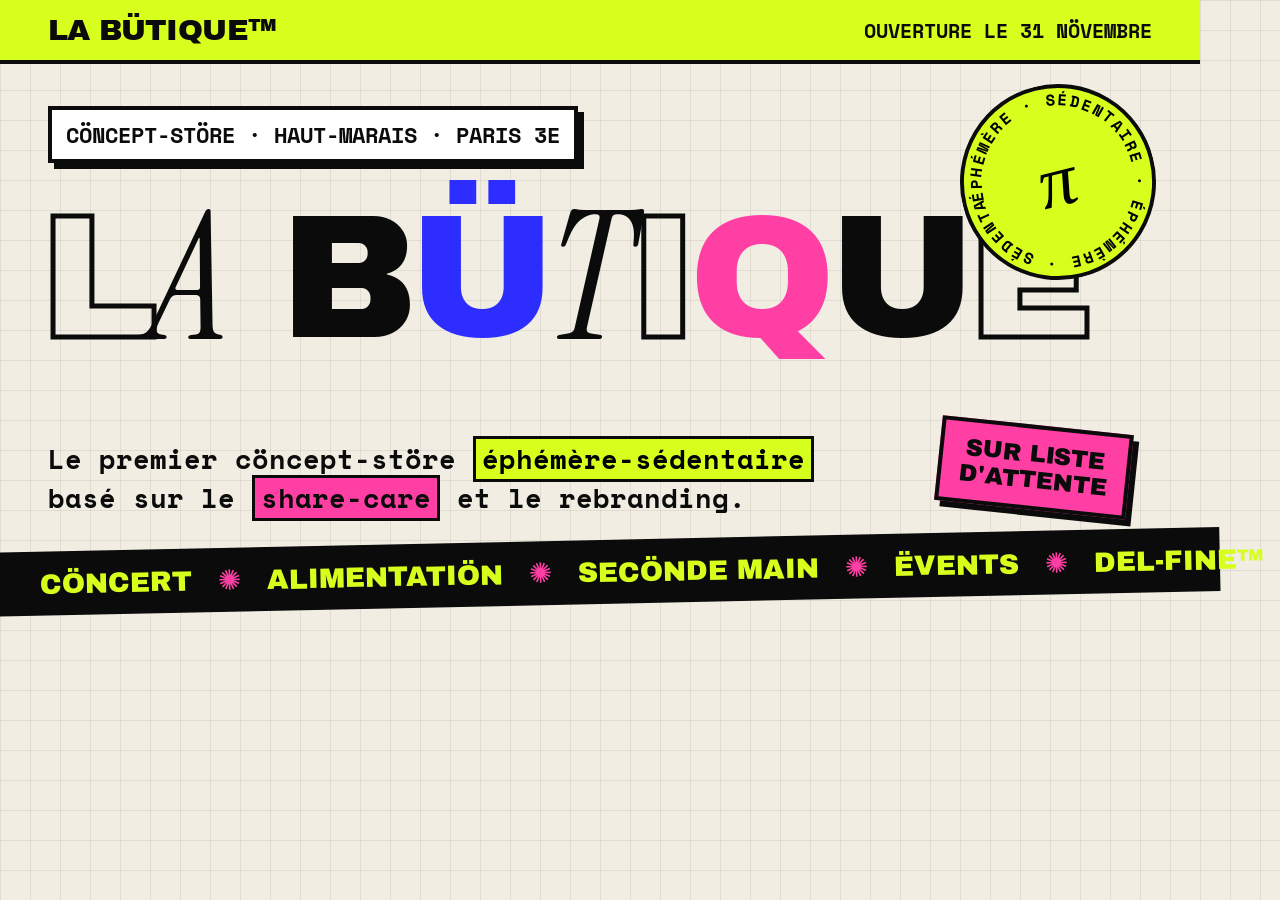
<file: tools/og-card.html>
<!doctype html>
<html lang="fr">
<head>
<meta charset="utf-8">
<!-- Source de assets/og-image.png (1200×630) et assets/apple-touch-icon.png.
     Régénérer : node tools/render-og.js -->
<link href="https://fonts.googleapis.com/css2?family=Archivo+Black&family=Instrument+Serif:ital@0;1&family=Space+Mono:wght@400;700&display=block" rel="stylesheet">
<style>
  :root { --ink:#0b0b0b; --paper:#f1ede2; --acid:#d7ff1e; --pink:#ff3fa4; --blue:#2d2dff; --orange:#ff5b14; }
  * { box-sizing: border-box; margin: 0; }
  body { width: 1200px; height: 630px; overflow: hidden; font-family: "Space Mono", monospace; color: var(--ink);
    background-color: var(--paper);
    background-image: linear-gradient(rgba(11,11,11,.07) 1px, transparent 1px), linear-gradient(90deg, rgba(11,11,11,.07) 1px, transparent 1px);
    background-size: 30px 30px; position: relative; }
  .top { position: absolute; inset: 0 0 auto 0; height: 64px; background: var(--acid); border-bottom: 4px solid var(--ink);
    display: flex; align-items: center; justify-content: space-between; padding: 0 48px; font: 700 20px "Space Mono"; text-transform: uppercase; }
  .top b { font: 30px "Archivo Black"; letter-spacing: -.02em; }
  .kicker { position: absolute; left: 48px; top: 106px; background: #fff; border: 4px solid var(--ink); box-shadow: 6px 6px 0 var(--ink);
    padding: 8px 14px; font: 700 22px "Space Mono"; text-transform: uppercase; }
  h1 { position: absolute; left: 40px; top: 190px; font: 176px/1 "Archivo Black"; letter-spacing: -.045em; white-space: nowrap; }
  h1 span { display: inline-block; }
  .s { font-family: "Instrument Serif"; font-style: italic; font-weight: 400; letter-spacing: 0; }
  .o { color: transparent; -webkit-text-stroke: 5px var(--ink); }
  .p { color: var(--pink); } .b { color: var(--blue); }
  .lead { position: absolute; left: 48px; bottom: 112px; font: 700 27px/1.45 "Space Mono"; }
  .lead mark { background: var(--acid); border: 3px solid var(--ink); padding: 0 6px; }
  .lead mark.p2 { background: var(--pink); color: var(--ink); }
  .band { position: absolute; left: -20px; right: -20px; bottom: 26px; height: 64px; background: var(--ink); color: var(--acid);
    transform: rotate(-1.2deg); display: flex; align-items: center; gap: 26px; padding-left: 60px; font: 28px "Archivo Black"; white-space: nowrap; }
  .band i { color: var(--pink); font-style: normal; }
  .badge { position: absolute; right: 44px; top: 84px; width: 196px; height: 196px; transform: rotate(-14deg); }
  .badge text { font: 700 16px "Space Mono"; letter-spacing: 1.5px; }
  .sticker { position: absolute; right: 70px; bottom: 120px; background: var(--pink); border: 4px solid var(--ink); box-shadow: 6px 6px 0 var(--ink);
    padding: 12px 18px; font: 24px/1.1 "Archivo Black"; text-align: center; transform: rotate(6deg); }
</style>
</head>
<body>
  <div class="top"><b>LA BÜTIQUE™</b><span>Ouverture le 31 növembre</span></div>
  <p class="kicker">Cöncept-störe · Haut-Marais · Paris 3e</p>
  <h1><span class="o">L</span><span class="s">A</span> <span>B</span><span class="b">Ü</span><span class="s">T</span><span class="o">I</span><span class="p">Q</span><span>U</span><span class="o">E</span></h1>
  <p class="lead">Le premier cöncept-störe <mark>éphémère-sédentaire</mark><br>basé sur le <mark class="p2">share-care</mark> et le rebranding.</p>
  <svg class="badge" viewBox="0 0 200 200">
    <defs><path id="c" d="M100,100 m-78,0 a78,78 0 1,1 156,0 a78,78 0 1,1 -156,0"/></defs>
    <circle cx="100" cy="100" r="98" fill="#d7ff1e" stroke="#0b0b0b" stroke-width="4"/>
    <text><textPath href="#c">ÉPHÉMÈRE · SÉDENTAIRE · ÉPHÉMÈRE · SÉDENTAIRE · </textPath></text>
    <text x="100" y="124" text-anchor="middle" style="font: italic 76px 'Instrument Serif'">π</text>
  </svg>
  <div class="sticker">SUR LISTE<br>D'ATTENTE</div>
  <div class="band"><span>CÖNCERT</span><i>✺</i><span>ALIMENTATIÖN</span><i>✺</i><span>SECÖNDE MAIN</span><i>✺</i><span>ËVENTS</span><i>✺</i><span>DEL-FINE™</span><i>✺</i><span>SHARE-CARE</span></div>
</body>
</html>
</file>
<file: assets/style.css>
/* ==========================================================
   LA BÜTIQUE — Brutalisme rebrandé
   ========================================================== */

:root {
  --ink: #0b0b0b;
  --paper: #f1ede2;
  --acid: #d7ff1e;
  --pink: #ff3fa4;
  --blue: #2d2dff;
  --orange: #ff5b14;
  --line: 3px solid var(--ink);
  --shadow: 6px 6px 0 var(--ink);
  --shadow-sm: 4px 4px 0 var(--ink);
  --f-display: "Archivo Black", "Arial Black", Impact, sans-serif;
  --f-serif: "Instrument Serif", Georgia, serif;
  --f-mono: "Space Mono", ui-monospace, Menlo, monospace;
  --gutter: clamp(16px, 4vw, 48px);
  --nf: 72px; /* zone réservée au badge « Powered by Netlify » (bas droite, inamovible) */
  color-scheme: light;
}

*, *::before, *::after { box-sizing: border-box; }
[hidden] { display: none !important; }

html { scroll-behavior: smooth; scroll-padding-top: 110px; overflow-x: clip; }

body {
  margin: 0;
  background-color: var(--paper);
  background-image:
    linear-gradient(rgba(11,11,11,.06) 1px, transparent 1px),
    linear-gradient(90deg, rgba(11,11,11,.06) 1px, transparent 1px);
  background-size: 32px 32px;
  color: var(--ink);
  font-family: var(--f-mono);
  font-size: 16px;
  line-height: 1.55;
  overflow-x: clip;
  -webkit-text-size-adjust: 100%;
  -webkit-tap-highlight-color: transparent;
}
body.locked { overflow: hidden; }

::selection { background: var(--pink); color: var(--ink); }

a { color: inherit; }
img { max-width: 100%; }
em { font-family: var(--f-serif); font-size: 1.15em; font-style: italic; }
mark { background: var(--acid); padding: 0 .2em; border: 2px solid var(--ink); }
mark.m-pink { background: var(--pink); }
mark.m-blue { background: var(--blue); color: #fff; }

.skip { position: absolute; left: -999px; top: 0; z-index: 999; background: var(--acid); padding: 8px 12px; border: var(--line); }
.skip:focus { left: 8px; top: 8px; }

:focus-visible { outline: 3px dashed var(--blue); outline-offset: 3px; }

/* ---------- Buttons ---------- */
.btn {
  display: inline-flex; align-items: center; justify-content: center; gap: .4em;
  font: 700 .95rem/1.1 var(--f-mono);
  text-transform: uppercase; letter-spacing: .02em; text-decoration: none;
  color: var(--ink); background: #fff;
  border: var(--line); box-shadow: var(--shadow-sm);
  padding: .75em 1.1em; cursor: pointer;
  transition: transform .08s ease, box-shadow .08s ease;
}
.btn:hover { transform: translate(-2px, -2px); box-shadow: 6px 6px 0 var(--ink); }
.btn:active { transform: translate(3px, 3px); box-shadow: 1px 1px 0 var(--ink); }
.btn[disabled] { opacity: .55; cursor: not-allowed; transform: none; box-shadow: var(--shadow-sm); text-decoration: line-through; }
.btn-ink { background: var(--ink); color: var(--acid); box-shadow: 4px 4px 0 var(--pink); }
.btn-ink:hover { box-shadow: 6px 6px 0 var(--pink); }
.btn-pink { background: var(--pink); }
.btn-acid { background: var(--acid); }
.btn-sm { font-size: .78rem; padding: .55em .8em; box-shadow: 3px 3px 0 var(--ink); }
.btn-lg { font-size: 1.05rem; padding: 1em 1.4em; }

/* ---------- Topbar ---------- */
.topbar {
  position: sticky; top: 0; z-index: 50;
  display: flex; align-items: center; justify-content: space-between; gap: 16px;
  padding: 10px var(--gutter);
  background: var(--acid);
  border-bottom: var(--line);
}
.logo { font: 1.4rem/1 var(--f-display); text-decoration: none; letter-spacing: -.02em; white-space: nowrap; }
.logo sup { font: 700 .55rem var(--f-mono); vertical-align: top; }
.nav { display: flex; gap: 4px; flex-wrap: wrap; }
.nav a {
  font-weight: 700; text-decoration: none; text-transform: uppercase; font-size: .8rem;
  padding: 4px 7px; border: 2px solid transparent;
}
.nav a:hover { border-color: var(--ink); background: #fff; transform: rotate(-2deg); }
.topbar-actions { display: flex; gap: 8px; }
.menu-btn { display: none; }

/* ---------- Menu mobile ---------- */
.menu {
  position: fixed; inset: 0; z-index: 95;
  display: flex; flex-direction: column;
  padding: 16px 16px calc(24px + var(--nf) + env(safe-area-inset-bottom));
  background: var(--acid); overflow-y: auto; overscroll-behavior: contain;
}
.menu-head { display: flex; justify-content: space-between; align-items: center; padding-bottom: 12px; border-bottom: var(--line); }
.menu-close { font: 1.4rem var(--f-display); background: var(--pink); border: var(--line); width: 48px; height: 48px; cursor: pointer; color: var(--ink); }
.menu-links { display: flex; flex-direction: column; margin: 8px 0 24px; }
.menu-links a {
  font: clamp(2rem, 11vw, 3.4rem)/1 var(--f-display); text-transform: uppercase; text-decoration: none;
  padding: 14px 0; border-bottom: var(--line);
  display: flex; justify-content: space-between; align-items: baseline; gap: 12px;
}
.menu-links a span { font: 700 .8rem var(--f-mono); }
.menu-links a:nth-child(even) { font-family: var(--f-serif); font-style: italic; font-weight: 400; text-transform: none; }
.menu .btn { width: 100%; }
.menu-foot { margin: 16px 0 0; font-size: .75rem; text-transform: uppercase; }

.live {
  position: sticky; top: 56px; z-index: 49;
  display: flex; flex-wrap: wrap; gap: 6px 12px; align-items: center;
  padding: 6px var(--gutter);
  background: var(--ink); color: var(--paper);
  font-size: .75rem; text-transform: uppercase; letter-spacing: .05em;
}
.live b { color: var(--acid); }
.live-dot { width: 10px; height: 10px; border-radius: 50%; background: var(--pink); animation: pulse 1.2s infinite; }
@keyframes pulse { 50% { opacity: .2; } }

/* ---------- Hero ---------- */
.hero {
  position: relative;
  padding: clamp(40px, 8vw, 100px) var(--gutter) clamp(60px, 10vw, 120px);
  border-bottom: var(--line);
  overflow: hidden;
}
.kicker {
  display: inline-block; margin: 0 0 24px;
  font-weight: 700; text-transform: uppercase; font-size: .8rem;
  background: #fff; border: var(--line); padding: 6px 10px; box-shadow: var(--shadow-sm);
}
.mega {
  margin: 0;
  font: clamp(3.4rem, 13.5vw, 13rem)/.85 var(--f-display);
  letter-spacing: -.04em;
  position: relative; z-index: 1;
}
.mega .ch { display: inline-block; transition: transform .2s; }
.mega .ch.serif { font-family: var(--f-serif); font-style: italic; font-weight: 400; letter-spacing: 0; }
.mega .ch.mono { font-family: var(--f-mono); font-weight: 700; font-size: .8em; }
.mega .ch.outline { color: transparent; -webkit-text-stroke: 3px var(--ink); }
.mega .ch.pink { color: var(--pink); }
.mega .ch.blue { color: var(--blue); }
@media (hover: hover) { .mega .ch:hover { transform: rotate(14deg) scale(1.1) !important; color: var(--orange); } }
.mega .space { display: inline-block; width: .3em; }
.mega .word { display: inline-block; white-space: nowrap; }
.hero-extras, .stickers-wrap { display: contents; }

.hero-lead {
  max-width: 46ch; margin: 32px 0;
  font-size: clamp(1.05rem, 2vw, 1.35rem);
  line-height: 1.7;
}
.hero-cta { display: flex; flex-wrap: wrap; gap: 16px; }

.badge {
  position: absolute; right: clamp(-40px, 2vw, 60px); bottom: clamp(20px, 8vw, 120px);
  width: clamp(130px, 18vw, 220px);
  animation: spin 18s linear infinite;
}
.badge text { font: 700 15.5px var(--f-mono); letter-spacing: 1.5px; fill: var(--ink); }
.badge .badge-pi { font: 400 72px var(--f-serif); font-style: italic; }
@keyframes spin { to { transform: rotate(360deg); } }

.sticker {
  position: absolute; z-index: 2;
  font: .8rem/1.1 var(--f-display); text-align: center;
  border: var(--line); padding: 10px 14px; box-shadow: var(--shadow-sm);
}
.s1 { right: 22%; bottom: 10%; background: var(--pink); transform: rotate(8deg); }
.s2 { right: 6%; top: 8%; background: var(--blue); color: #fff; transform: rotate(-6deg); }
.s3 { right: 3%; bottom: 4%; background: var(--orange); transform: rotate(-3deg); }

/* ---------- Marquee ---------- */
.marquee {
  overflow: hidden; background: var(--pink); border-bottom: var(--line);
  transform: rotate(-1.2deg); margin: 18px -10px; border-top: var(--line);
}
.marquee-track {
  display: flex; gap: 28px; width: max-content;
  padding: 14px 0; font: 1.3rem/1 var(--f-display); white-space: nowrap;
  animation: slide 30s linear infinite;
}
@keyframes slide { to { transform: translateX(-50%); } }

/* ---------- Sections ---------- */
.section { padding: clamp(56px, 9vw, 120px) var(--gutter); border-bottom: var(--line); position: relative; }
.section-dark { background: var(--ink); color: var(--paper); }
.section-pink { background: var(--pink); }
.section-acid { background: var(--acid); }
.section-head { display: flex; align-items: flex-start; gap: 16px; margin-bottom: 24px; flex-wrap: wrap; }
.section-num {
  font: 700 .85rem var(--f-mono); border: var(--line); padding: 4px 8px; background: #fff; color: var(--ink);
  transform: rotate(-4deg); margin-top: 1em;
}
.section-dark .section-num { border-color: var(--paper); }
.h2 {
  margin: 0; font: clamp(2.6rem, 9vw, 7.5rem)/.9 var(--f-display); letter-spacing: -.035em;
  text-transform: uppercase;
}
.h2 sup { font-size: .25em; vertical-align: top; }
.lead { max-width: 62ch; font-size: clamp(1rem, 1.6vw, 1.2rem); margin: 0 0 48px; }

/* ---------- Pillars ---------- */
.pillars { display: grid; grid-template-columns: repeat(auto-fit, minmax(260px, 1fr)); gap: 28px; }
.pillar { border: var(--line); box-shadow: var(--shadow); padding: 28px 24px; position: relative; }
.pillar:nth-child(1) { transform: rotate(-1deg); }
.pillar:nth-child(2) { transform: rotate(1.2deg) translateY(16px); }
.pillar:nth-child(3) { transform: rotate(-.6deg); }
.p-acid { background: var(--acid); }
.p-pink { background: var(--pink); }
.p-blue { background: var(--blue); color: #fff; }
.pillar-num { font: 4rem/1 var(--f-display); -webkit-text-stroke: 2px currentColor; color: transparent; }
.pillar h3 { font: clamp(1.3rem, 2.2vw, 1.7rem)/1.05 var(--f-display); margin: 8px 0 16px; text-transform: uppercase; overflow-wrap: anywhere; }
.pillar-foot { margin: 20px 0 0; padding-top: 12px; border-top: 2px dashed currentColor; font-weight: 700; text-transform: uppercase; font-size: .8rem; }

/* ---------- Nots ---------- */
.nots {
  display: flex; flex-wrap: wrap; gap: 8px 24px; align-items: baseline; justify-content: center;
  padding: 40px var(--gutter); background: var(--ink); color: var(--paper);
  font: clamp(1.4rem, 4vw, 2.8rem)/1.1 var(--f-display); text-align: center;
  border-bottom: var(--line);
}
.nots .alt { font-family: var(--f-serif); font-style: italic; font-weight: 400; }
.nots .big { flex-basis: 100%; color: var(--acid); font-size: 1.6em; margin-top: 12px; }

/* ---------- Programme ---------- */
.prog { display: grid; grid-template-columns: repeat(auto-fit, minmax(280px, 1fr)); border: var(--line); background: #fff; }
.prog-item { padding: 28px 24px; border: 1.5px solid var(--ink); }
.prog-item:hover { background: var(--acid); }
.prog-tag { font: 1.35rem/1.1 var(--f-display); text-transform: uppercase; margin-bottom: 14px; }
.prog-item p { margin: 0; }

/* ---------- Shop ---------- */
.section-dark .lead strong { color: var(--acid); }
.filters { display: flex; flex-wrap: wrap; gap: 10px; margin-bottom: 36px; }
.chip {
  font: 700 .85rem var(--f-mono); text-transform: uppercase;
  background: transparent; color: var(--paper); border: 2px solid var(--paper);
  padding: 8px 14px; cursor: pointer; border-radius: 999px;
}
.chip:hover { background: var(--paper); color: var(--ink); }
.chip[aria-pressed="true"] { background: var(--acid); color: var(--ink); border-color: var(--acid); }

.products { display: grid; grid-template-columns: repeat(auto-fill, minmax(240px, 1fr)); gap: 28px; }
.product {
  background: var(--paper); color: var(--ink); border: 3px solid var(--paper);
  display: flex; flex-direction: column;
  box-shadow: 6px 6px 0 var(--pink);
  transition: transform .15s;
}
.product:nth-child(3n+2) { box-shadow: 6px 6px 0 var(--acid); }
.product:nth-child(3n) { box-shadow: 6px 6px 0 var(--blue); }
.product:hover { transform: rotate(-1deg) translateY(-4px); }
.product-img { aspect-ratio: 1 / 1; position: relative; overflow: hidden; border-bottom: var(--line); container-type: inline-size; }
.product-img .cap {
  position: absolute; left: 8px; bottom: 8px; z-index: 2;
  font-size: .68rem; text-transform: uppercase; background: var(--ink); color: var(--paper); padding: 2px 6px;
}
.product-body { padding: 16px; display: flex; flex-direction: column; gap: 8px; flex: 1; }
.product-cat { font-size: .7rem; text-transform: uppercase; letter-spacing: .08em; opacity: .7; }
.product h3 { font: 1.25rem/1.05 var(--f-display); margin: 0; }
.product p { margin: 0; font-size: .9rem; }
.product-meta { font-size: .75rem; font-style: italic; opacity: .75; }
.product-foot { display: flex; align-items: center; justify-content: space-between; gap: 8px; margin-top: auto; padding-top: 12px; }
.price { font: 1.3rem var(--f-display); }
.price small { font: 400 .75rem var(--f-mono); }

/* Product "visuals" — volontairement ambigus */
.v-blob { background: #e8e2d3; }
.v-blob::before { content: ""; position: absolute; inset: -12%; background: radial-gradient(circle at 30% 35%, var(--pink) 0 22%, transparent 45%), radial-gradient(circle at 70% 65%, var(--acid) 0 20%, transparent 48%), radial-gradient(circle at 60% 25%, var(--blue) 0 12%, transparent 35%); filter: blur(16px); }
.v-none { background: repeating-linear-gradient(45deg, #ddd6c6 0 12px, #efe9db 12px 24px); display: grid; place-items: center; text-align: center; padding: 20px; }
.v-none span { font-size: .8rem; text-transform: uppercase; font-weight: 700; background: var(--paper); border: 2px solid var(--ink); padding: 6px 8px; }
.v-hand { background: #f4d9c6; }
.v-hand span { position: absolute; font-size: 22rem; font-size: 118cqw; line-height: 1; left: -30%; top: -25%; transform: rotate(-20deg); filter: saturate(.4); }
.v-bowl { background: #d8cbb2; display: grid; place-items: center; }
.v-bowl span { width: 62%; aspect-ratio: 2 / 1; border: 3px solid var(--ink); border-top: none; border-radius: 0 0 999px 999px; background: #f3ede0; box-shadow: inset 0 -18px 0 rgba(0,0,0,.08); }
.v-fabric { background: repeating-radial-gradient(circle at 20% 120%, #b9b3a5 0 6px, #cfc8b8 6px 14px), #cfc8b8; filter: contrast(1.1); }
.v-question { background: var(--acid); }
.v-question span { position: absolute; font: 30rem/1 var(--f-serif); font-size: 160cqw; font-style: italic; right: -18%; bottom: -40%; color: var(--ink); }
.v-pi { background: var(--blue); }
.v-pi span { position: absolute; font: 26rem/1 var(--f-serif); font-size: 140cqw; color: #fff; left: -12%; top: -32%; transform: rotate(12deg); }
.v-grain { background: radial-gradient(ellipse at 50% 60%, #c48a4a 0 30%, #e4c193 31% 40%, #f0e6d2 41%); filter: blur(6px); }
.v-lines { background: repeating-linear-gradient(90deg, var(--ink) 0 6px, transparent 6px 38px), #f0e9da; }
.v-lines::after { content: ""; position: absolute; left: 0; right: 0; top: 46%; height: 12%; background: var(--orange); border-block: 3px solid var(--ink); }
.v-water { background: linear-gradient(180deg, #f2f6ff 0 30%, #cfe0ff 30% 100%); }
.v-water::after { content: ""; position: absolute; left: 34%; right: 34%; top: 18%; bottom: 14%; border: 3px solid var(--ink); border-top: none; background: rgba(255,255,255,.45); }

/* ---------- Catering ---------- */
.section-catering { background: #fff4e6; }
.cat-top { display: grid; grid-template-columns: minmax(0, 5fr) minmax(0, 7fr); gap: 32px; align-items: center; margin-bottom: 40px; }
.cat-plate { margin: 0; text-align: center; }
.plate {
  position: relative; width: min(100%, 340px); aspect-ratio: 1; margin: 0 auto; border-radius: 50%;
  background: radial-gradient(circle, #fff 0 52%, #f4f1ea 53% 60%, #fff 61%); border: var(--line); box-shadow: 10px 10px 0 var(--ink);
}
.cat-plate figcaption { margin-top: 18px; font-size: .78rem; font-weight: 700; text-transform: uppercase; }
.cat-plate .arrow { color: var(--pink); font-size: 1.2rem; }
.cat-chef { background: #fff; border: var(--line); box-shadow: var(--shadow); padding: 22px; }
.cat-chef p { margin: 6px 0 14px; }
.cat-tags { list-style: none; margin: 0; padding: 0; display: flex; flex-wrap: wrap; gap: 8px; }
.cat-tags li { font-size: .72rem; font-weight: 700; text-transform: uppercase; border: 2px solid var(--ink); border-radius: 999px; padding: 4px 10px; background: var(--acid); }
.cat-tags li:nth-child(even) { background: var(--pink); }
.cat-menu { background: #fff; border: var(--line); box-shadow: var(--shadow); padding: clamp(20px, 3vw, 36px); margin-bottom: 40px; columns: 2 340px; column-gap: 40px; }
.cat-title { margin: 0 0 18px; font: clamp(1.6rem, 3.4vw, 2.4rem)/1 var(--f-display); text-transform: uppercase; column-span: all; }
.cat-title small { font: 700 .75rem var(--f-mono); background: var(--ink); color: var(--paper); padding: 2px 8px; vertical-align: middle; }
.cat-group { break-inside: avoid; margin-bottom: 24px; }
.cat-group h4 { margin: 0 0 8px; font: italic 1.5rem var(--f-serif); border-bottom: var(--line); padding-bottom: 4px; }
.cat-group ul { list-style: none; margin: 0; padding: 0; }
.cat-group li { display: grid; grid-template-columns: minmax(0, 1fr) auto; gap: 14px; padding: 10px 0; border-bottom: 1px dashed #999; }
.cat-dish strong { display: block; font: .95rem/1.15 var(--f-display); text-transform: uppercase; }
.cat-dish span { display: block; font-size: .8rem; margin-top: 3px; }
.cat-dish em { display: inline-block; margin-top: 4px; font-family: var(--f-mono); font-size: .68rem; font-style: normal; font-weight: 700; text-transform: uppercase; background: var(--acid); padding: 1px 6px; }
.cat-group b { font: 1.1rem var(--f-display); white-space: nowrap; }
.cat-quote { display: grid; grid-template-columns: minmax(0, 6fr) minmax(0, 5fr); gap: 32px; align-items: start; }
.cat-form { background: var(--ink); color: var(--paper); padding: clamp(20px, 3vw, 32px); border: var(--line); box-shadow: 10px 10px 0 var(--pink); display: grid; gap: 16px; }
.cat-form .cat-title { color: var(--acid); }
.cat-form .field input, .cat-form .field select { background: var(--paper); }
.cat-sum { margin: 0; display: grid; gap: 4px; font-size: .85rem; }
.cat-sum div { display: flex; justify-content: space-between; gap: 12px; }
.cat-sum dd { margin: 0; text-align: right; }
.cat-sum .total { font: 1.4rem var(--f-display); color: var(--acid); border-top: 2px solid var(--paper); padding-top: 8px; margin-top: 6px; }
.cat-sum .kilo { font-size: .75rem; color: var(--pink); font-weight: 700; }
.cat-form .fem-note { color: var(--paper); }
.cat-promises { list-style: none; margin: 0; padding: 0; display: grid; gap: 12px; }
.cat-promises li { position: relative; padding: 12px 14px 12px 38px; background: #fff; border: 2px solid var(--ink); font-size: .88rem; }
.cat-promises li::before { content: "✓"; position: absolute; left: 14px; top: 12px; font-weight: 700; color: #0a8f4f; }
/* Le lien caché : il ne ressemble pas à un lien */
.cat-secret { color: inherit; text-decoration: none; cursor: text; }
.cat-secret:hover { cursor: text; }
.cat-secret:focus-visible { outline: 3px dashed var(--blue); }

/* ---------- Navigation : menus déroulants ---------- */
.nav { align-items: center; }
.nav-group { position: relative; }
.nav-top { font: 700 .8rem var(--f-mono); text-transform: uppercase; background: none; border: 2px solid transparent; padding: 4px 7px; cursor: pointer; color: var(--ink); }
.nav-top span { font-size: .7em; }
.nav-group.open .nav-top, .nav-top:hover { border-color: var(--ink); background: #fff; }
.nav-drop {
  position: absolute; top: calc(100% + 8px); left: 0; z-index: 60; min-width: 230px;
  display: none; flex-direction: column; background: #fff; border: var(--line); box-shadow: 6px 6px 0 var(--ink);
}
.nav-drop::before { content: ""; position: absolute; left: 0; right: 0; top: -12px; height: 12px; }
.nav-group.open .nav-drop { display: flex; }
@media (hover: hover) { .nav-group:hover .nav-drop { display: flex; } }
.nav-drop a { padding: 10px 14px; border-bottom: 2px solid var(--ink); font-size: .78rem; }
.nav-drop a:last-child { border-bottom: none; }
.nav-drop a:hover { background: var(--acid); transform: none; border-color: var(--ink); }
.menu-group { margin: 18px 0 0; font: 700 .72rem var(--f-mono); text-transform: uppercase; letter-spacing: .08em; }

/* ---------- Assiette : défilé ---------- */
.plate { overflow: visible; cursor: pointer; }
.dish { position: absolute; inset: 0; opacity: 0; transition: opacity .6s ease; }
.dish.active { opacity: 1; }
.dish i { position: absolute; display: block; }
.d-terrine i { left: 46%; top: 47%; width: 11px; height: 8px; background: #c9a27e; border: 1px solid #6b4a2b; }
.d-terrine i + i { left: 50%; top: 49%; }
.d-tripes i { left: 39%; top: 46%; width: 22%; height: 8%; border-radius: 50%; background: rgba(244, 236, 214, .75); border: 1px solid rgba(160, 140, 110, .6); transform-origin: 30% 50%; }
.d-tripes i:nth-child(1) { transform: rotate(-40deg); } .d-tripes i:nth-child(2) { transform: rotate(-20deg); }
.d-tripes i:nth-child(4) { transform: rotate(20deg); } .d-tripes i:nth-child(5) { transform: rotate(40deg); }
.d-pied i { left: 34%; top: 28%; width: 82%; height: 44%; border-radius: 45% 60% 55% 40%; background: radial-gradient(circle at 35% 35%, #f2c25b, #c47f22 70%); border: 3px solid var(--ink); transform: rotate(-14deg); box-shadow: inset -10px -8px 0 rgba(0,0,0,.12); }
.d-ramen i { left: 20%; top: 48%; width: 58%; height: 9px; border-radius: 9px; background: #e8d9ad; transform: rotate(-12deg); box-shadow: 0 2px 0 #cbb57a; }
.d-gyoza i { left: -6%; top: 18%; width: 112%; height: 62%; border-radius: 50% 50% 18% 18% / 90% 90% 22% 22%; background: repeating-linear-gradient(80deg, #f6ead0 0 18px, #e9d7ae 18px 21px); border: 3px solid var(--ink); }
.d-ile i { left: 18%; top: 18%; width: 64%; height: 64%; border-radius: 50%; background: radial-gradient(circle, #fff 0 6%, #c98a3a 7% 8%, #f6e7b4 9%); }
.cat-plate figcaption { display: grid; gap: 4px; justify-items: center; }
.cat-plate figcaption strong { font: 1rem var(--f-display); text-transform: uppercase; }
.cat-plate figcaption small { font-size: .68rem; opacity: .7; }
.cat-label { column-span: all; margin: 0 0 24px; padding: 12px 14px; background: #a8f0d6; border: 2px dashed var(--ink); font-size: .85rem; }

/* ---------- Mini-Bütique ---------- */
.section-mini { background: #ffe3ec; }
.mini-promo-band {
  display: flex; flex-wrap: wrap; justify-content: space-between; align-items: center; gap: 10px 24px;
  margin: 0 calc(-1 * var(--gutter)) 32px; padding: 14px var(--gutter);
  background: #e0001b; color: #fff; border-block: var(--line); transform: rotate(-.8deg);
}
.mpb-big { font: clamp(1.1rem, 3vw, 2rem)/1.05 var(--f-display); }
.mpb-timer { font-weight: 700; text-transform: uppercase; font-size: .85rem; }
.mpb-timer b { display: inline-block; min-width: 4.5ch; background: #fff; color: #e0001b; padding: 2px 8px; margin-left: 6px; font-size: 1.1rem; }
.mini-lex { max-width: 760px; margin-bottom: 32px; padding: 18px 20px; background: #fff; border: var(--line); box-shadow: var(--shadow); }
.mini-lex ul { margin: 8px 0 0; padding-left: 20px; display: grid; gap: 6px; }
.mini-grid { display: grid; grid-template-columns: repeat(3, minmax(0, 1fr)); gap: 24px; margin-bottom: 18px; }
.mini-card { display: flex; flex-direction: column; gap: 8px; background: #fff; border: var(--line); box-shadow: 6px 6px 0 var(--pink); padding: 0 0 16px; }
.mini-card > :not(.mini-vis) { margin-left: 16px; margin-right: 16px; }
.mini-card h3 { margin: 6px 0 0; font: 1.05rem/1.1 var(--f-display); text-transform: uppercase; }
.mini-card p { margin: 0; font-size: .84rem; }
.mini-card .btn { align-self: flex-start; margin-top: auto; }
.mini-price s { opacity: .55; }
.mini-price b { font: 1.4rem var(--f-display); color: #e0001b; }
.mini-price small { display: block; font-size: .7rem; text-transform: uppercase; font-weight: 700; }
.mini-vis { position: relative; aspect-ratio: 16 / 10; border-bottom: var(--line); overflow: hidden; background: #f7efe3; }
.mini-promo { position: absolute; top: 10px; right: 10px; z-index: 2; background: #e0001b; color: #fff; font: .9rem var(--f-display); padding: 4px 8px; border: 2px solid var(--ink); transform: rotate(6deg); }
.mv-feather::before { content: ""; position: absolute; left: 30%; top: 30%; width: 40%; height: 14%; border-radius: 50% 10% 50% 10%; background: repeating-linear-gradient(100deg, #fff 0 4px, #e7dccb 4px 6px); border: 2px solid var(--ink); transform: rotate(-20deg); }
.mv-pram::before { content: ""; position: absolute; left: 25%; top: 18%; width: 50%; height: 42%; border-radius: 0 0 60% 60%; background: #c9a27e; border: 3px solid var(--ink); }
.mv-pram::after { content: ""; position: absolute; left: 27%; top: 64%; width: 18%; aspect-ratio: 1; border-radius: 50%; border: 3px solid var(--ink); box-shadow: 9vw 0 0 -3px #f7efe3, 9vw 0 0 0 var(--ink); background: #e9dcc4; }
.mv-cube::before { content: ""; position: absolute; left: 38%; top: 24%; width: 24%; aspect-ratio: 1; background: #d9c3a0; border: 3px solid var(--ink); box-shadow: 8px -8px 0 #b89c72, 8px -8px 0 3px var(--ink); }
.mv-cage { background: repeating-linear-gradient(90deg, transparent 0 22px, #6b4a2b 22px 30px), linear-gradient(#f7efe3, #f7efe3); }
.mv-cage::before { content: ""; position: absolute; left: 0; right: 0; top: 14%; height: 10px; background: #6b4a2b; border-block: 2px solid var(--ink); }
.mv-cage::after { content: "🗝"; position: absolute; left: 46%; bottom: 10%; font-size: 1.6rem; }
.mv-storm::before { content: ""; position: absolute; left: 30%; top: 22%; width: 40%; height: 34%; border-radius: 50%; background: #9aa3b5; box-shadow: -18px 8px 0 #aab2c2, 18px 8px 0 #8a93a6; }
.mv-storm::after { content: "⚡"; position: absolute; left: 47%; top: 52%; font-size: 1.8rem; }
.mv-name::before { content: "Ysaël"; position: absolute; inset: 0; display: grid; place-items: center; font: italic clamp(2rem, 4vw, 3rem) var(--f-serif); color: var(--ink); }
.mv-name::after { content: "(×4 à la crèche)"; position: absolute; left: 0; right: 0; bottom: 10px; text-align: center; font: 700 .7rem var(--f-mono); }

/* Conseil parental (tapé à la machine) */
.conseil { max-width: 760px; margin: 0 0 32px; background: #fff; border: var(--line); box-shadow: 8px 8px 0 var(--ink); }
.cs-head { display: flex; align-items: center; gap: 12px; padding: 14px 16px; border-bottom: 2px solid var(--ink); }
.cs-avatar { display: grid; place-items: center; width: 46px; height: 46px; flex: none; border-radius: 50%; background: var(--pink); border: 2px solid var(--ink); font: italic 1.9rem/1 var(--f-serif); padding-bottom: 4px; }
.cs-head strong { display: block; font: 1.1rem var(--f-display); }
.cs-head small { display: block; font-size: .72rem; }
.cs-tag { margin-left: auto; font-size: .66rem; font-weight: 700; text-transform: uppercase; background: var(--acid); border: 2px solid var(--ink); padding: 3px 8px; transform: rotate(3deg); white-space: nowrap; }
.cs-body { padding: 18px 18px 8px; min-height: 13em; }
.cs-line { margin: 0 0 14px; font-size: 1.02rem; line-height: 1.5; min-height: 1.5em; }
.cs-title { font: clamp(1.15rem, 2.6vw, 1.6rem)/1.15 var(--f-display); }
.cs-quote { font: italic clamp(1.15rem, 2.4vw, 1.45rem)/1.3 var(--f-serif); background: #ffe3ec; border-left: 6px solid var(--pink); padding: 10px 14px; }
.cs-line.cur::after { content: "▌"; margin-left: 2px; animation: blink .8s steps(1) infinite; }
.conseil.typed .cs-quote::after { content: "▌"; margin-left: 2px; animation: blink .8s steps(1) infinite; }
@keyframes blink { 50% { opacity: 0; } }
.cs-foot { display: flex; flex-wrap: wrap; gap: 8px 18px; padding: 10px 16px; border-top: 2px solid var(--ink); font-size: .74rem; font-weight: 700; }

/* ---------- Bütique Living ---------- */
.section-living { background: #e8e2d3; }
.liv-top { display: grid; grid-template-columns: minmax(0, 5fr) minmax(0, 7fr); gap: 32px; align-items: start; margin-bottom: 40px; }
.liv-photo { position: relative; margin: 0; aspect-ratio: 4 / 5; background: #d6cfc0; border: var(--line); box-shadow: 10px 10px 0 var(--ink); overflow: hidden; }
.liv-sign { position: absolute; left: 6%; right: 6%; top: 5%; padding: 8px; text-align: center; font: clamp(1rem, 2.4vw, 1.6rem) var(--f-display); letter-spacing: .12em; color: #fff; background: #1f4f8a; border: 3px solid var(--ink); }
.liv-glass { position: absolute; left: 14%; right: 14%; top: 22%; height: 30%; background: repeating-linear-gradient(90deg, rgba(255,255,255,.75) 0 22%, var(--ink) 22% 24%), repeating-linear-gradient(0deg, transparent 0 46%, var(--ink) 46% 50%); background-color: #cfe3f5; border: 3px solid var(--ink); }
.liv-bed { position: absolute; left: 20%; right: 20%; bottom: 14%; height: 16%; background: #fff; border: 3px solid var(--ink); box-shadow: inset 0 -12px 0 #c9c8ff; }
.liv-photo figcaption { position: absolute; left: 8px; bottom: 8px; font-size: .68rem; text-transform: uppercase; background: var(--ink); color: var(--paper); padding: 2px 6px; }
.liv-card { background: #fff; border: var(--line); box-shadow: var(--shadow); padding: clamp(18px, 3vw, 28px); display: grid; gap: 14px; }
.liv-card h3 { margin: 0; font: clamp(1.6rem, 3.4vw, 2.4rem)/1 var(--f-display); text-transform: uppercase; }
.liv-card h3 span { display: block; font: 700 .9rem var(--f-mono); text-transform: none; margin-top: 6px; }
.liv-price { margin: 0; font: 2rem var(--f-display); }
.liv-price small { font: .78rem var(--f-mono); }
.liv-specs { margin: 0; border: 2px solid var(--ink); }
.liv-specs div { display: grid; grid-template-columns: 170px minmax(0, 1fr); gap: 12px; padding: 8px 12px; border-bottom: 1px solid var(--ink); font-size: .84rem; }
.liv-specs div:last-child { border-bottom: none; }
.liv-specs dt { font-weight: 700; text-transform: uppercase; font-size: .72rem; }
.liv-specs dd { margin: 0; }
.liv-card .btn { justify-self: start; }
.liv-transition { margin-bottom: 40px; }
.liv-ba { display: grid; grid-template-columns: repeat(2, minmax(0, 1fr)); border: var(--line); background: #fff; box-shadow: var(--shadow); }
.liv-ba > div { padding: 18px 20px; }
.liv-ba > div + div { border-left: var(--line); background: var(--acid); }
.liv-ba ul { margin: 8px 0 0; padding-left: 20px; display: grid; gap: 6px; }
.liv-merit { display: grid; grid-template-columns: minmax(0, 1fr) minmax(0, 1fr); gap: 28px; align-items: start; }
.liv-story { background: var(--ink); color: var(--paper); padding: clamp(18px, 3vw, 28px); border: var(--line); box-shadow: 8px 8px 0 var(--pink); }
.liv-story .cat-title { color: var(--acid); }
.liv-story .fem-note { color: var(--paper); }
.liv-sim { background: #fff; padding: clamp(18px, 3vw, 28px); border: var(--line); box-shadow: var(--shadow); display: grid; gap: 12px; }
.liv-sim p { margin: 0; }
.liv-result { padding: 12px; background: var(--acid); border: 2px solid var(--ink); font-size: .9rem; }
.liv-result b { font: 1.4rem var(--f-display); }
.liv-result small { display: block; margin-top: 6px; font-weight: 700; }

/* ---------- Agenda ---------- */
.agenda { list-style: none; margin: 0; padding: 0; border-top: var(--line); }
.event {
  display: grid; grid-template-columns: 210px minmax(0, 1fr) auto; gap: 16px 28px; align-items: center;
  padding: 22px 0; border-bottom: var(--line);
}
.event:hover { background: #fff; }
.event-date { font: 1.7rem/1 var(--f-display); text-transform: uppercase; padding-left: 8px; min-width: 0; overflow-wrap: anywhere; }
.event-date small { display: block; font: 700 .75rem var(--f-mono); margin-top: 6px; }
.event h3 { margin: 0 0 6px; font: 1.35rem/1.1 var(--f-display); text-transform: uppercase; }
.event p { margin: 0; max-width: 60ch; }
.event-side { display: flex; flex-direction: column; align-items: flex-end; gap: 10px; padding-right: 8px; max-width: 240px; text-align: right; }
.event-price { font-weight: 700; }
.status { font-size: .72rem; font-weight: 700; text-transform: uppercase; border: 2px solid var(--ink); padding: 2px 8px; transform: rotate(-3deg); }
.status-full { background: var(--pink); }
.status-wait { background: var(--acid); }
.status-cancel { background: var(--ink); color: var(--paper); }

/* ---------- π-Day (escape-storming) ---------- */
.piday {
  margin: 0 0 48px; background: var(--blue); color: #fff;
  border: var(--line); box-shadow: 10px 10px 0 var(--ink);
}
.piday-head { display: grid; grid-template-columns: auto minmax(0, 1fr); gap: clamp(18px, 3vw, 36px); padding: clamp(20px, 3vw, 36px); border-bottom: var(--line); }
.piday-date {
  display: flex; flex-direction: column; align-items: center; justify-content: center;
  width: 150px; aspect-ratio: 1; background: var(--acid); color: var(--ink);
  border: var(--line); box-shadow: 6px 6px 0 var(--ink); transform: rotate(-4deg);
}
.piday-date span { font: 4.4rem/0.9 var(--f-display); }
.piday-date small { font: 700 1rem var(--f-mono); letter-spacing: .2em; }
.piday-date em { font-size: 1.4rem; }
.piday-kicker { margin: 0 0 10px; font-size: .75rem; font-weight: 700; text-transform: uppercase; letter-spacing: .05em; color: var(--acid); }
.piday-title { margin: 0 0 14px; font: clamp(2.2rem, 5.4vw, 4.6rem)/.95 var(--f-display); letter-spacing: -.03em; }
.piday-title sup { font-size: .3em; vertical-align: top; }
.piday-lead { margin: 0; max-width: 70ch; font-size: 1.02rem; }
.piday-lead strong { background: #fff; color: var(--ink); padding: 0 .25em; }
.piday-body { display: grid; grid-template-columns: minmax(0, 7fr) minmax(0, 5fr); }
.piday h4 { margin: 0 0 16px; font: 1.2rem var(--f-display); text-transform: uppercase; }
.piday-agenda { padding: clamp(20px, 3vw, 36px); background: var(--paper); color: var(--ink); border-right: var(--line); }
.piday-toggle { display: none; }
.piday-steps { list-style: none; margin: 0; padding: 0; border-top: 2px solid var(--ink); }
.piday-steps li { display: grid; grid-template-columns: 84px minmax(0, 1fr); gap: 14px; padding: 12px 0; border-bottom: 2px solid var(--ink); }
.piday-steps time { font: 1rem var(--f-display); }
.piday-steps strong { display: block; text-transform: uppercase; font-size: .9rem; }
.piday-steps span { display: block; font-size: .86rem; line-height: 1.45; }
.piday-steps li:nth-child(4) time, .piday-steps li:nth-child(7) time { background: var(--pink); padding: 0 4px; align-self: start; }
.piday-side { padding: clamp(20px, 3vw, 36px); display: flex; flex-direction: column; gap: 20px; }
.piday-gains { list-style: none; margin: 0; padding: 0; display: grid; gap: 8px; }
.piday-gains li { position: relative; padding-left: 28px; font-size: .92rem; }
.piday-gains li::before { content: "↗"; position: absolute; left: 0; top: 0; color: var(--acid); font-weight: 700; }
.piday-info { margin: 0; display: grid; gap: 0; border: 2px solid #fff; }
.piday-info div { padding: 10px 12px; border-bottom: 2px solid #fff; }
.piday-info div:last-child { border-bottom: none; }
.piday-info dt { font-size: .68rem; text-transform: uppercase; color: var(--acid); }
.piday-info dd { margin: 2px 0 0; font-size: .88rem; }
.piday-price { margin: 0; font: 2.2rem/1 var(--f-display); }
.piday-price small { display: block; margin-top: 8px; font: .74rem/1.45 var(--f-mono); }
.piday-side .btn { width: 100%; }
@media (max-width: 900px) {
  .event { grid-template-columns: 170px minmax(0, 1fr); }
  .event-side { grid-column: 2; flex-direction: row; flex-wrap: wrap; align-items: center; justify-content: flex-start; max-width: none; text-align: left; padding-right: 0; }
  .piday-body { grid-template-columns: minmax(0, 1fr); }
  .piday-agenda { border-right: none; border-bottom: var(--line); }
}

/* ---------- Pi ---------- */
.pi { display: grid; grid-template-columns: minmax(200px, 360px) 1fr; gap: clamp(28px, 5vw, 64px); align-items: start; }
.pi-frame { position: relative; margin: 0; transform: rotate(-2deg); }
.pi-portrait {
  position: relative; aspect-ratio: 3 / 4; overflow: hidden; cursor: pointer;
  background: var(--paper); border: var(--line); box-shadow: 10px 10px 0 var(--ink);
}
.pi-portrait img {
  position: absolute; inset: 0; width: 100%; height: 100%; object-fit: cover;
  opacity: 0; transition: opacity .7s ease;
}
.pi-portrait img.active { opacity: 1; }
.pi-sticker {
  position: absolute; top: -18px; right: -18px; z-index: 2;
  display: grid; place-items: center; width: 84px; height: 84px; border-radius: 50%;
  background: var(--acid); border: var(--line); box-shadow: 4px 4px 0 var(--ink);
  font: italic 3.4rem/1 var(--f-serif); padding-bottom: 8px; transform: rotate(12deg);
}
.pi-label {
  position: absolute; left: -14px; bottom: 54px; z-index: 2;
  background: #fff; border: var(--line); box-shadow: 4px 4px 0 var(--ink);
  padding: 8px 12px; font: .78rem/1.15 var(--f-display); text-transform: uppercase; transform: rotate(-6deg);
}
.pi-caption {
  margin-top: 18px; display: inline-block; background: var(--ink); color: var(--paper);
  padding: 4px 10px; font-size: .75rem; font-weight: 700; text-transform: uppercase;
}
.pi-bio h3 { font: clamp(2rem, 5vw, 3.4rem)/1 var(--f-display); margin: 0 0 20px; }
.pi-bio h3 small { display: block; font: 700 1rem var(--f-mono); text-transform: uppercase; margin-top: 8px; }
.pi-bio p { max-width: 62ch; }
.pi-bio blockquote {
  margin: 28px 0; padding: 20px 24px; background: var(--ink); color: var(--paper);
  font: italic clamp(1.4rem, 3vw, 2.1rem)/1.2 var(--f-serif);
  box-shadow: 8px 8px 0 var(--acid);
}
.pi-bio cite { display: block; font: 700 .85rem var(--f-mono); font-style: normal; margin-top: 10px; color: var(--acid); }
.pi-stats { display: grid; grid-template-columns: repeat(auto-fit, minmax(130px, 1fr)); gap: 0; margin: 0; border: var(--line); background: #fff; }
.pi-stats div { padding: 14px; border: 1.5px solid var(--ink); }
.pi-stats dt { font-size: .7rem; text-transform: uppercase; }
.pi-stats dd { margin: 4px 0 0; font: 1.8rem var(--f-display); }

/* ---------- Valeurs (Féminisme™) ---------- */
.section-rose { background: #ffc9e4; }
.fem-band {
  margin: 0 calc(-1 * var(--gutter)) 40px; padding: 14px var(--gutter);
  background: var(--ink); color: var(--pink);
  font: clamp(1.1rem, 3.4vw, 2.4rem)/1.1 var(--f-display); text-align: center;
  transform: rotate(-1deg); border-block: var(--line);
}
.vals { display: grid; grid-template-columns: repeat(4, minmax(0, 1fr)); border: var(--line); background: #fff; box-shadow: var(--shadow); }
.val { padding: 24px 20px; border: 1.5px solid var(--ink); display: flex; flex-direction: column; gap: 10px; }
.val-tag { align-self: flex-start; font-size: .68rem; font-weight: 700; text-transform: uppercase; background: var(--pink); border: 2px solid var(--ink); padding: 2px 8px; transform: rotate(-2deg); }
.val h3 { margin: 0; font: 1.3rem/1.05 var(--f-display); text-transform: uppercase; }
.val p { margin: 0; }
.val-cta { background: var(--acid); }
.val-cta .btn { align-self: flex-start; margin-top: auto; }
.fem-quote {
  margin: 48px 0 32px; padding: 24px; max-width: 760px;
  background: var(--pink); border: var(--line); box-shadow: 8px 8px 0 var(--ink);
  font: italic clamp(1.5rem, 3.4vw, 2.4rem)/1.15 var(--f-serif); transform: rotate(-1deg);
}
.fem-quote cite { display: block; margin-top: 12px; font: 700 .8rem var(--f-mono); font-style: normal; text-transform: uppercase; }
.fem-stats { max-width: 760px; }
.fem-note { font-size: .75rem; margin: 10px 0 0; }

@media (max-width: 1100px) { .vals { grid-template-columns: repeat(2, minmax(0, 1fr)); } }
@media (max-width: 640px) { .vals { grid-template-columns: minmax(0, 1fr); } }

/* ---------- Del-Fine™ (produit vedette) ---------- */
.delfine {
  display: grid; grid-template-columns: minmax(0, 5fr) minmax(0, 7fr);
  margin-bottom: 40px; background: var(--paper); color: var(--ink);
  border: 3px solid var(--paper); box-shadow: 10px 10px 0 var(--acid);
}
.delfine-visual {
  position: relative; overflow: hidden; min-height: 320px;
  background: radial-gradient(circle at 50% 50%, #fff 0 18%, transparent 60%), #e9e3f7;
  border-right: var(--line); display: grid; place-items: center;
}
.delfine-orb {
  width: min(70%, 340px); aspect-ratio: 1; border-radius: 50%;
  background: conic-gradient(from 0deg, var(--pink), var(--orange), var(--acid), #3fd7a8, var(--blue), #9b3fff, var(--pink));
  border: var(--line); box-shadow: 8px 8px 0 var(--ink);
  -webkit-mask: radial-gradient(circle, transparent 0 16%, #000 16.5%);
          mask: radial-gradient(circle, transparent 0 16%, #000 16.5%);
  will-change: transform; /* rotation pilotée en JS (script.js : « rotation qui accroche ») */
}
.delfine-drop {
  position: absolute; top: 16px; left: 16px;
  font: .8rem/1 var(--f-display); text-transform: uppercase;
  background: var(--acid); border: var(--line); padding: 8px 10px; transform: rotate(-5deg);
}
.delfine-visual .cap {
  position: absolute; left: 12px; bottom: 12px; font-size: .68rem; text-transform: uppercase;
  background: var(--ink); color: var(--paper); padding: 2px 6px;
}
.delfine-body { padding: clamp(20px, 3vw, 36px); display: flex; flex-direction: column; gap: 16px; }
.delfine-kicker { margin: 0; font-size: .75rem; font-weight: 700; text-transform: uppercase; letter-spacing: .06em; }
.delfine-name {
  margin: 0; font: clamp(3rem, 7vw, 6rem)/.9 var(--f-display); letter-spacing: -.04em;
  background: linear-gradient(90deg, var(--pink), var(--orange), #3fd7a8, var(--blue), #9b3fff);
  -webkit-background-clip: text; background-clip: text; color: transparent;
  -webkit-text-stroke: 2px var(--ink);
}
.delfine-name sup { font-size: .3em; -webkit-text-stroke: 0; color: var(--ink); vertical-align: top; }
.delfine-tagline { margin: 0; font-size: 1.05rem; }
.delfine-badges { list-style: none; margin: 0; padding: 0; display: flex; flex-wrap: wrap; gap: 8px; }
.delfine-badges li {
  font-size: .72rem; font-weight: 700; text-transform: uppercase;
  border: 2px solid var(--ink); border-radius: 999px; padding: 4px 10px; background: #fff;
}
.delfine-badges li:nth-child(5n+1) { background: var(--pink); }
.delfine-badges li:nth-child(5n+2) { background: var(--acid); }
.delfine-badges li:nth-child(5n+3) { background: #c9c8ff; }
.delfine-badges li:nth-child(5n+4) { background: #a8f0d6; }
.delfine-features { margin: 0; display: grid; grid-template-columns: repeat(2, minmax(0, 1fr)); border: var(--line); background: #fff; }
.delfine-features div { padding: 12px 14px; border: 1px solid var(--ink); }
.delfine-features dt { font: .9rem/1.1 var(--f-display); text-transform: uppercase; margin-bottom: 4px; }
.delfine-features dd { margin: 0; font-size: .84rem; line-height: 1.45; }
.delfine-toggle { display: none; }
.delfine-buy { display: flex; flex-wrap: wrap; align-items: center; justify-content: space-between; gap: 16px; }
.delfine-price { margin: 0; font: 2.4rem/1 var(--f-display); }
.delfine-price small { display: block; max-width: 34ch; margin-top: 6px; font: .72rem/1.4 var(--f-mono); }
.delfine-notes { margin: 0; font-size: .7rem; line-height: 1.5; opacity: .75; }

@media (max-width: 900px) {
  .delfine { grid-template-columns: minmax(0, 1fr); }
  .delfine-visual { border-right: none; border-bottom: var(--line); min-height: 0; aspect-ratio: 4 / 3; }
}
@media (max-width: 640px) {
  .delfine { box-shadow: 6px 6px 0 var(--acid); margin-bottom: 28px; border-width: 2px; }
  .delfine-orb { width: 62%; box-shadow: 5px 5px 0 var(--ink); }
  .delfine-body { padding: 18px 14px; gap: 14px; }
  .delfine-name { font-size: 3.2rem; }
  .delfine-tagline { font-size: .95rem; }
  .delfine-features { grid-template-columns: minmax(0, 1fr); }
  .delfine-toggle { display: flex; width: 100%; justify-content: space-between; background: #fff; font-size: .8rem; min-height: 48px; }
  .delfine:not(.expanded) .delfine-features { display: none; }
  .delfine.expanded .delfine-toggle { background: var(--acid); }
  .delfine-price { font-size: 2rem; }
  .delfine-buy .btn { width: 100%; }
}

/* Visuel « slogan » */
.v-slogan { background: var(--pink); display: grid; place-items: center; }
.v-slogan span { font: 1.9rem/0.9 var(--f-display); font-size: 21cqw; color: var(--ink); transform: rotate(-8deg); text-align: center; }

/* ---------- Impact (greenwashing) ---------- */
.section-green { background: #1fd17c; }
.gw-meter { max-width: 900px; margin: 0 0 40px; }
.gw-meter-head { display: flex; justify-content: space-between; gap: 12px; font-weight: 700; text-transform: uppercase; font-size: .85rem; margin-bottom: 8px; }
.gw-bar { position: relative; display: flex; height: 44px; border: var(--line); background: #fff; box-shadow: var(--shadow-sm); overflow: hidden; }
.gw-fill { width: 3%; background: var(--acid); border-right: 3px solid var(--ink); }
.gw-fees { flex: 1; display: flex; align-items: center; padding: 0 12px; font-size: .78rem; font-weight: 700; text-transform: uppercase;
  background: repeating-linear-gradient(45deg, #fff 0 10px, #e8e8e8 10px 20px); }
.gw-grid { display: grid; grid-template-columns: repeat(4, minmax(0, 1fr)); border: var(--line); background: #f3fff0; box-shadow: var(--shadow); }
.gw-card { position: relative; padding: 24px 20px; border: 1.5px solid var(--ink); display: flex; flex-direction: column; gap: 10px; }
.gw-card h3 { margin: 0; font: 1.25rem/1.05 var(--f-display); text-transform: uppercase; padding-right: 36px; }
.gw-card p { margin: 0; }
.gw-leaf { position: absolute; top: 14px; right: 14px; font-size: 1.6rem; transform: rotate(18deg); }
.gw-card-cta { background: var(--acid); }
.gw-card-cta .btn { align-self: flex-start; margin-top: auto; }
.gw-price { font: 1.5rem var(--f-display); }
.gw-price small { display: block; font: .7rem var(--f-mono); text-transform: uppercase; }
.gw-swipe { display: none; margin: 0 0 10px; font-size: .72rem; font-weight: 700; text-transform: uppercase; }
.gw-labels { list-style: none; margin: 32px 0 0; padding: 0; display: flex; flex-wrap: wrap; gap: 10px; }
.gw-labels li { font-size: .75rem; font-weight: 700; text-transform: uppercase; background: #fff; border: 2px solid var(--ink); border-radius: 999px; padding: 6px 12px 6px 30px; position: relative; }
.gw-labels li::before { content: "✓"; position: absolute; left: 10px; top: 50%; transform: translateY(-50%); color: #0a8f4f; font-weight: 700; }
.gw-quote {
  margin: 44px 0 28px; padding: 24px; max-width: 760px;
  background: var(--ink); color: #9dffc9; border: var(--line); box-shadow: 8px 8px 0 var(--acid);
  font: italic clamp(1.5rem, 3.4vw, 2.3rem)/1.15 var(--f-serif); transform: rotate(1deg);
}
.gw-quote cite { display: block; margin-top: 12px; font: 700 .8rem var(--f-mono); font-style: normal; text-transform: uppercase; color: var(--acid); }
.gw-stats { max-width: 760px; }
@media (max-width: 1100px) { .mini-grid { grid-template-columns: repeat(2, minmax(0, 1fr)); } .gw-grid { grid-template-columns: repeat(2, minmax(0, 1fr)); } .tiers { grid-template-columns: repeat(3, minmax(0, 1fr)); } .nfts { grid-template-columns: repeat(3, minmax(0, 1fr)); } .bu, .club-grid { grid-template-columns: minmax(0, 1fr); } }

/* Visuel « terre » */
.v-earth { background: radial-gradient(ellipse at 50% 70%, #5a3a1e 0 34%, #7a5230 35% 46%, transparent 47%), #e9dcc4; display: grid; place-items: center; }
.v-earth span { font: 700 .8rem var(--f-mono); background: #fff; border: 2px solid var(--ink); padding: 2px 8px; transform: rotate(-6deg) translateY(-30%); }

/* ---------- Quotes ---------- */
.quotes { display: grid; grid-template-columns: repeat(auto-fit, minmax(260px, 1fr)); gap: 28px; }
.quote { margin: 0; padding: 24px; border: var(--line); box-shadow: var(--shadow); background: #fff; }
.quote blockquote { margin: 0 0 14px; font: italic 1.55rem/1.2 var(--f-serif); }
.quote figcaption { font-size: .75rem; text-transform: uppercase; font-weight: 700; }
.q1 { transform: rotate(-1.5deg); background: var(--acid); }
.q2 { transform: rotate(1deg); }
.q3 { transform: rotate(-.5deg); background: var(--blue); color: #fff; }
.q4 { transform: rotate(1.4deg); background: var(--orange); }
.q5 { transform: rotate(-1deg); }
.q6 { transform: rotate(.8deg); background: var(--pink); }

/* ---------- Waitlist ---------- */
.waitlist { display: grid; grid-template-columns: repeat(2, minmax(0, 1fr)); gap: 22px 28px; max-width: 900px; background: #fff; border: var(--line); box-shadow: 10px 10px 0 var(--ink); padding: clamp(20px, 4vw, 40px); }
.field { display: flex; flex-direction: column; gap: 8px; min-width: 0; }
.field input, .field textarea, .field select { width: 100%; max-width: 100%; }
.field-wide { grid-column: 1 / -1; }
.field label { font-weight: 700; text-transform: uppercase; font-size: .8rem; }
.field input:not([type="range"]), .field textarea, .field select {
  font: 1rem var(--f-mono); padding: 12px; border: var(--line); background: var(--paper); border-radius: 0; color: var(--ink);
}
.field input:focus, .field textarea:focus, .field select:focus { outline: none; background: var(--acid); }
.field input[type="range"] { accent-color: var(--pink); width: 100%; }
.field output { font-weight: 700; font-size: .85rem; }
.check { display: flex; gap: 10px; align-items: flex-start; font-size: .9rem; cursor: pointer; }
.check input { width: 22px; height: 22px; accent-color: var(--ink); flex: none; margin: 0; }
.form-error { margin: 0; min-height: 1.2em; color: #c4005f; font-weight: 700; }
.form-error:empty { display: none; }

.waitlist-result { max-width: 900px; background: var(--ink); color: var(--paper); padding: clamp(24px, 5vw, 48px); border: var(--line); box-shadow: 10px 10px 0 var(--pink); }
.wl-kicker { font-weight: 700; text-transform: uppercase; color: var(--acid); margin: 0; }
.wl-big { font: clamp(3.5rem, 12vw, 8rem)/1 var(--f-display); margin: 10px 0 20px; color: var(--acid); }

/* ---------- Infos ---------- */
.infos { display: grid; grid-template-columns: repeat(auto-fit, minmax(260px, 1fr)); margin: 0; border: var(--line); background: #fff; }
.infos div { padding: 22px; border: 1.5px solid var(--ink); }
.infos div:nth-child(4n+1):hover { background: var(--acid); }
.infos div:nth-child(4n+2):hover { background: var(--pink); }
.infos div:nth-child(4n+3):hover { background: var(--orange); }
.infos div:nth-child(4n):hover { background: #c9c8ff; }
.infos dt { font: 1.1rem var(--f-display); text-transform: uppercase; margin-bottom: 8px; }
.infos dd { margin: 0; }

/* ---------- Contact (Linktree) ---------- */
.contact {
  display: grid; grid-template-columns: minmax(0, 1fr) auto; gap: clamp(24px, 5vw, 64px); align-items: center;
  margin-top: 48px; padding: clamp(22px, 4vw, 44px);
  background: var(--acid); border: var(--line); box-shadow: 10px 10px 0 var(--ink);
}
.contact-kicker { margin: 0; font-size: .78rem; font-weight: 700; text-transform: uppercase; }
.contact-title { margin: 4px 0 14px; font: clamp(2.4rem, 6vw, 4.6rem)/.9 var(--f-display); letter-spacing: -.03em; text-transform: uppercase; }
.contact-text p { max-width: 52ch; }
.contact-cta { margin-top: 8px; text-transform: none; }
.contact-note { margin: 14px 0 0; font-size: .75rem; }
.contact-phone {
  display: flex; flex-direction: column; align-items: center; gap: 10px;
  width: 250px; padding: 30px 18px 26px; text-decoration: none; color: var(--ink);
  background: var(--paper); border: var(--line); border-radius: 30px; box-shadow: 8px 8px 0 var(--pink);
  transform: rotate(3deg); transition: transform .15s;
}
.contact-phone:hover { transform: rotate(0deg) translateY(-4px); }
.cp-notch { width: 70px; height: 8px; border-radius: 999px; background: var(--ink); margin-bottom: 6px; }
.cp-avatar { display: grid; place-items: center; width: 64px; height: 64px; border-radius: 50%; background: var(--pink); border: var(--line); font: italic 2.6rem/1 var(--f-serif); padding-bottom: 6px; }
.cp-name { font-weight: 700; }
.cp-bio { font-size: .66rem; text-align: center; line-height: 1.35; margin-bottom: 4px; }
.cp-link { width: 100%; padding: 10px; text-align: center; font-size: .74rem; font-weight: 700; background: #fff; border: 2px solid var(--ink); border-radius: 999px; box-shadow: 3px 3px 0 var(--ink); }
.cp-link-hot { background: var(--ink); color: var(--acid); }
.pi-contact { margin-top: 24px; }
.menu-contact { margin-top: 12px; }
.footer-contact { margin: 0 0 12px; }
.footer-contact a { color: var(--acid); font-weight: 700; }

/* ---------- Footer ---------- */
.footer { background: var(--ink); color: var(--paper); padding: 48px var(--gutter) calc(64px + var(--nf)); font-size: .85rem; }
.footer-logo { font: clamp(3rem, 15vw, 12rem)/.85 var(--f-display); color: var(--acid); margin: 0 0 24px; letter-spacing: -.04em; }
.footer-links { opacity: .75; }

/* ---------- Cart ---------- */
.cart {
  position: fixed; top: 0; right: 0; bottom: 0; z-index: 90;
  width: min(440px, 100%);
  background: var(--paper); border-left: var(--line);
  display: flex; flex-direction: column; gap: 16px;
  padding: 20px 20px calc(20px + var(--nf)); overflow-y: auto;
  transform: translateX(105%); transition: transform .25s cubic-bezier(.7,0,.2,1);
}
.cart.open { transform: none; }
.cart-head { display: flex; justify-content: space-between; align-items: center; border-bottom: var(--line); padding-bottom: 12px; }
.cart-head h2 { font: 1.8rem var(--f-display); margin: 0; text-transform: uppercase; }
.cart-close { font: 1.4rem var(--f-display); background: var(--acid); border: var(--line); width: 44px; height: 44px; cursor: pointer; }
.cart-items { list-style: none; margin: 0; padding: 0; display: flex; flex-direction: column; gap: 10px; }
.cart-items li { display: flex; justify-content: space-between; gap: 10px; align-items: center; padding: 12px; border: 2px solid var(--ink); background: #fff; }
.cart-items .ci-name { font-weight: 700; }
.cart-items .ci-remove { font: 700 .7rem var(--f-mono); text-transform: uppercase; background: none; border: none; text-decoration: underline; cursor: pointer; padding: 0; color: var(--ink); }
.cart-empty { font-style: italic; padding: 20px 0; }
.cart-sum { display: grid; gap: 4px; font-size: .85rem; }
.cart-sum .row { display: flex; justify-content: space-between; gap: 10px; }
.cart-sum .total { font: 1.4rem var(--f-display); border-top: var(--line); padding-top: 10px; margin-top: 6px; }
.cart-refusal { margin: 0; padding: 14px; background: var(--ink); color: var(--acid); font-weight: 700; border: var(--line); box-shadow: 4px 4px 0 var(--pink); }
.cart-checkout { width: 100%; }
.cart-note { font-size: .75rem; opacity: .7; margin: 0; }
.cart.shake { animation: shake .4s; }
@keyframes shake { 20%, 60% { transform: translateX(-8px); } 40%, 80% { transform: translateX(8px); } }
.scrim { position: fixed; inset: 0; z-index: 80; background: rgba(11,11,11,.45); }
.cart-btn.bump { animation: bump .3s; }
@keyframes bump { 50% { transform: scale(1.15) rotate(-4deg); background: var(--pink); } }

/* ---------- Cookies ---------- */
.cookie {
  position: fixed; left: 16px; bottom: 16px; z-index: 100;
  width: min(460px, calc(100% - 32px)); max-height: calc(100vh - 32px); overflow-y: auto;
  background: var(--pink); border: var(--line); box-shadow: 10px 10px 0 var(--ink);
  padding: 22px; transform: rotate(-1deg);
}
.cookie-tag { display: inline-block; margin: 0; font-size: .72rem; font-weight: 700; text-transform: uppercase; background: var(--ink); color: var(--acid); padding: 3px 8px; }
.cookie h2 { font: 1.6rem/1.05 var(--f-display); margin: 12px 0; }
.cookie p { font-size: .88rem; }
.cookie-prefs { display: grid; gap: 8px; margin: 14px 0; padding: 14px; background: var(--paper); border: 2px solid var(--ink); }
.toggle { display: flex; gap: 10px; align-items: center; font-size: .82rem; cursor: pointer; }
.toggle input { width: 20px; height: 20px; accent-color: var(--ink); flex: none; }
.cookie-actions { display: flex; flex-wrap: wrap; gap: 10px; margin-top: 14px; }
.cookie-actions .btn { font-size: .75rem; }
.cookie-refuse { margin-top: 14px; background: none; border: none; padding: 0; font: .65rem var(--f-mono); text-decoration: underline; cursor: pointer; opacity: .6; color: var(--ink); }

/* ---------- Toast ---------- */
.toast {
  position: fixed; left: 50%; bottom: calc(var(--nf) + 12px); z-index: 110;
  transform: translate(-50%, 160%);
  width: max-content; max-width: calc(100% - 32px);
  background: var(--ink); color: var(--acid);
  border: 3px solid var(--acid); box-shadow: 6px 6px 0 var(--pink);
  padding: 14px 18px; font-weight: 700; font-size: .9rem;
  transition: transform .25s cubic-bezier(.7,0,.2,1);
}
.toast.show { transform: translate(-50%, 0); }

/* ---------- Bütler™ (chatbot) ---------- */
.nocase { text-transform: none; display: inline !important; margin: 0 !important; }
.sr-only { position: absolute; width: 1px; height: 1px; overflow: hidden; clip: rect(0 0 0 0); white-space: nowrap; }
.bot { position: fixed; right: 20px; bottom: calc(var(--nf) + 8px); z-index: 70; display: flex; flex-direction: column; align-items: flex-end; gap: 12px; }
.bot-fab {
  position: relative; display: flex; align-items: center; gap: 10px;
  padding: 6px 16px 6px 6px; border: var(--line); border-radius: 999px;
  background: var(--acid); color: var(--ink); box-shadow: var(--shadow-sm); cursor: pointer;
  font: 700 .82rem var(--f-mono); text-transform: uppercase;
}
.bot-fab:hover { transform: translate(-2px, -2px); box-shadow: 6px 6px 0 var(--ink); }
.bot.open .bot-fab-label::after { content: " ✕"; }
.bot-avatar {
  display: grid; place-items: center; width: 42px; height: 42px; flex: none;
  border-radius: 50%; border: 2px solid var(--ink); background: var(--pink);
  font: 1rem var(--f-display); color: var(--ink);
}
.bot-badge {
  position: absolute; top: -8px; left: 30px; min-width: 22px; height: 22px; border-radius: 999px;
  background: var(--orange); border: 2px solid var(--ink); font: 700 .7rem/18px var(--f-mono); text-align: center;
}
.bot-nudge {
  position: relative; max-width: 260px; padding: 14px 34px 14px 16px; background: #fff; border: var(--line);
  box-shadow: var(--shadow-sm); cursor: pointer; font-size: .88rem; transform: rotate(-1.5deg);
  animation: nudge-in .3s ease-out;
}
.bot-nudge p { margin: 0; }
.bot-nudge-close { position: absolute; top: 4px; right: 6px; background: none; border: none; font-size: .9rem; cursor: pointer; padding: 4px; color: var(--ink); }
@keyframes nudge-in { from { opacity: 0; transform: translateY(10px) rotate(-1.5deg); } }
.bot-panel {
  display: flex; flex-direction: column; width: min(380px, calc(100vw - 32px)); height: min(560px, calc(100vh - 140px - var(--nf)));
  background: var(--paper); border: var(--line); box-shadow: 8px 8px 0 var(--ink);
}
.bot-head { display: flex; align-items: center; gap: 10px; padding: 10px 12px; background: var(--ink); color: var(--paper); }
.bot-head > div { flex: 1; min-width: 0; }
.bot-head strong { display: block; font: 1.05rem var(--f-display); }
.bot-head small { display: block; font-size: .62rem; text-transform: uppercase; opacity: .85; white-space: nowrap; overflow: hidden; text-overflow: ellipsis; }
.bot-dot { display: inline-block; width: 8px; height: 8px; border-radius: 50%; background: #1fd17c; margin-right: 4px; }
.bot-close { background: var(--acid); border: 2px solid var(--paper); width: 36px; height: 36px; font: 1rem var(--f-display); cursor: pointer; color: var(--ink); flex: none; }
.bot-log { flex: 1; overflow-y: auto; overscroll-behavior: contain; padding: 14px 12px; display: flex; flex-direction: column; gap: 10px; }
.bot-msg { max-width: 85%; padding: 10px 12px; font-size: .86rem; line-height: 1.45; border: 2px solid var(--ink); overflow-wrap: anywhere; }
.bot-msg.from-bot { align-self: flex-start; background: #fff; box-shadow: 3px 3px 0 var(--pink); }
.bot-msg.from-user { align-self: flex-end; background: var(--blue); color: #fff; box-shadow: 3px 3px 0 var(--ink); }
.bot-link { display: block; margin-top: 8px; font-weight: 700; color: var(--ink); background: var(--acid); border: 2px solid var(--ink); padding: 4px 8px; text-decoration: none; width: fit-content; }
.bot-typing { display: flex; align-items: center; gap: 4px; }
.bot-typing span { width: 7px; height: 7px; border-radius: 50%; background: var(--ink); animation: blip 1s infinite; }
.bot-typing span:nth-child(2) { animation-delay: .15s; }
.bot-typing span:nth-child(3) { animation-delay: .3s; }
.bot-typing em { margin-left: 8px; font-size: .74rem; }
@keyframes blip { 50% { opacity: .2; transform: translateY(-2px); } }
.bot-survey { align-self: flex-start; display: flex; flex-wrap: wrap; align-items: center; gap: 6px; padding: 8px 10px; border: 2px dashed var(--ink); background: var(--acid); font-size: .78rem; }
.bot-survey p { margin: 0 6px 0 0; }
.bot-survey button { background: #fff; border: 2px solid var(--ink); padding: 2px 8px; cursor: pointer; font-size: 1rem; }
.bot-quick { display: flex; flex-wrap: wrap; gap: 6px; padding: 8px 12px; border-top: 2px solid var(--ink); }
.bot-quick:empty { display: none; }
.bot-quick button { flex: 0 1 auto; max-width: 100%; white-space: normal; text-align: left; background: #fff; border: 2px solid var(--ink); border-radius: 999px; padding: 6px 10px; font: 700 .72rem var(--f-mono); cursor: pointer; color: var(--ink); }
.bot-quick button:hover { background: var(--acid); }
.bot-form { display: flex; border-top: var(--line); }
.bot-form input { flex: 1; min-width: 0; border: none; padding: 12px; font: 16px var(--f-mono); background: #fff; color: var(--ink); }
.bot-form input:focus { outline: none; background: #fffbe0; }
.bot-send { width: 52px; border: none; border-left: var(--line); background: var(--pink); font: 1.3rem var(--f-display); cursor: pointer; color: var(--ink); }
.bot-legal { margin: 0; padding: 6px 12px 8px; font-size: .6rem; line-height: 1.35; opacity: .7; background: #fff; }

/* ---------- Club « Bütique Army » ---------- */
.section-club { background: #c9c8ff; }
.club-status { max-width: 900px; margin-bottom: 36px; padding: 20px 22px; background: #fff; border: var(--line); box-shadow: var(--shadow); }
.club-rank { margin: 0 0 12px; font-size: 1.05rem; }
.club-rank b { font-family: var(--f-display); font-weight: 400; }
.club-bar { height: 22px; border: var(--line); background: repeating-linear-gradient(45deg, #fff 0 8px, #eee 8px 16px); overflow: hidden; }
.club-bar span { display: block; height: 100%; width: 0; background: var(--pink); border-right: 3px solid var(--ink); transition: width .6s ease; }
.club-next { margin: 8px 0 0; font-size: .82rem; font-weight: 700; }
.club-hint { margin: 10px 0 0; font-size: .8rem; opacity: .8; }
.tiers { list-style: none; margin: 0 0 40px; padding: 0; display: grid; grid-template-columns: repeat(5, minmax(0, 1fr)); border: var(--line); background: #fff; box-shadow: var(--shadow); }
.tier { position: relative; padding: 20px 16px; border: 1.5px solid var(--ink); }
.tier h3 { margin: 6px 0 6px; font: 1.1rem/1.05 var(--f-display); text-transform: uppercase; }
.tier p { margin: 0; font-size: .82rem; }
.tier .tier-price { font-weight: 700; margin-bottom: 8px; }
.tier-min { font-size: .68rem; font-weight: 700; text-transform: uppercase; background: var(--ink); color: var(--paper); padding: 2px 6px; }
.tier[data-tier="majuscule"] { background: var(--ink); color: var(--paper); }
.tier[data-tier="majuscule"] .tier-min { background: var(--acid); color: var(--ink); }
.tier.current { background: var(--acid); color: var(--ink); outline: 4px solid var(--ink); outline-offset: -4px; }
.tier.current::after { content: "Vous êtes ici"; position: absolute; top: -12px; right: 10px; font: 700 .65rem var(--f-mono); text-transform: uppercase; background: var(--pink); border: 2px solid var(--ink); padding: 2px 6px; transform: rotate(4deg); }
.club-grid { display: grid; grid-template-columns: minmax(0, 5fr) minmax(0, 7fr); gap: 28px; align-items: start; }
.club-ach, .club-card { background: #fff; border: var(--line); box-shadow: var(--shadow); padding: 22px; }
.club-ach h3, .club-card h3 { margin: 0 0 14px; font: 1.3rem var(--f-display); text-transform: uppercase; display: flex; justify-content: space-between; gap: 10px; }
.ach-list { list-style: none; margin: 0; padding: 0; display: grid; gap: 6px; }
.ach-list li { display: grid; grid-template-columns: 22px minmax(0, 1fr) auto; gap: 8px; align-items: center; font-size: .82rem; padding: 6px 8px; border: 2px dashed #bbb; color: #888; }
.ach-list li.done { border: 2px solid var(--ink); background: var(--acid); color: var(--ink); font-weight: 700; }
.club-hunt { margin: 18px 0 0; padding: 12px; background: var(--pink); border: 2px solid var(--ink); font-size: .85rem; }
.card-form { display: grid; gap: 14px; }
.card-result { margin-top: 20px; }
.card-result canvas { width: 100%; height: auto; display: block; border-radius: 14px; box-shadow: 8px 8px 0 var(--ink); }
.card-actions { display: flex; flex-wrap: wrap; gap: 12px; margin-top: 18px; }
.card-note { font-size: .74rem; margin: 12px 0 0; }

/* Photo de la carte */
.photo-label { font-weight: 700; text-transform: uppercase; font-size: .8rem; }
.photo-row { display: flex; flex-wrap: wrap; gap: 10px; align-items: stretch; }
.photo-row select { flex: 1 1 180px; width: auto; }
.photo-btn { text-transform: none; }
.photo-btn:focus-within, #card-photo:focus-visible + .photo-btn { outline: 3px dashed var(--blue); }
.photo-preview { display: flex; align-items: flex-end; gap: 12px; }
.photo-preview canvas { width: 120px; height: auto; border: var(--line); box-shadow: 4px 4px 0 var(--ink); transform: rotate(-3deg); }
.photo-remove { background: none; border: none; padding: 4px 0; font: 700 .72rem var(--f-mono); text-decoration: underline; cursor: pointer; color: var(--ink); }
.photo-note { margin: 0; font-size: .72rem; opacity: .8; }

/* Co-waiting */
.cowait { margin: 0 0 32px; padding: clamp(18px, 3vw, 28px); background: var(--acid); border: var(--line); box-shadow: var(--shadow); }
.cw-head { display: grid; grid-template-columns: minmax(0, 1fr) minmax(220px, 300px); gap: 24px; align-items: center; margin-bottom: 18px; }
.cw-title { margin: 4px 0 10px; font: clamp(1.8rem, 4vw, 2.8rem)/.95 var(--f-display); text-transform: uppercase; }
.cw-title sup { font-size: .35em; vertical-align: top; }
.cw-lead { margin: 0; max-width: 60ch; }
.cw-board { background: var(--ink); color: var(--paper); padding: 16px; border: var(--line); box-shadow: 6px 6px 0 var(--pink); }
.cw-pos { margin: 0; font: clamp(2.6rem, 6vw, 3.8rem)/1 var(--f-display); color: var(--acid); }
.cw-time { margin: 8px 0 10px; font-size: .8rem; }
.cw-track { height: 10px; background: #333; border: 1px solid var(--paper); }
.cw-track span { display: block; height: 100%; width: 0; background: var(--pink); transition: width 1.8s linear; }
.cw-actions { display: flex; flex-wrap: wrap; gap: 10px; }
.cw-log { list-style: none; margin: 16px 0 0; padding: 0; display: grid; gap: 6px; }
.cw-log:empty { display: none; }
.cw-log li { padding: 8px 10px; background: #fff; border: 2px solid var(--ink); font-size: .82rem; }
.cw-log li:first-child { box-shadow: 3px 3px 0 var(--pink); font-weight: 700; }
.cowait.done .cw-pos { color: var(--pink); }

/* Barre live : points */
.live-pts { margin-left: auto; text-decoration: none; color: var(--paper); border: 1px solid var(--acid); padding: 1px 8px; border-radius: 999px; }
.live-pts:hover { background: var(--acid); color: var(--ink); }
.live-pts:hover b { color: var(--ink); }
.menu-pts { margin: 16px 0 0; font-weight: 700; font-size: .85rem; }

/* Notification de succès */
.ach-pop {
  position: fixed; right: 16px; top: 100px; z-index: 105;
  display: flex; align-items: center; gap: 12px; max-width: min(360px, calc(100vw - 32px));
  padding: 12px 14px; background: var(--acid); color: var(--ink); border: var(--line); box-shadow: 6px 6px 0 var(--ink);
  transform: translateX(calc(100% + 40px)); transition: transform .3s cubic-bezier(.7,0,.2,1);
}
.ach-pop.show { transform: none; }
.ach-ico { font-size: 1.6rem; }
.ach-pop small { display: block; font-size: .65rem; text-transform: uppercase; font-weight: 700; }
.ach-pop strong { display: block; font: .98rem/1.15 var(--f-display); }
.ach-pop b { margin-left: auto; font: 1.2rem var(--f-display); }

/* Chasse au π */
.pi-hunt {
  position: absolute; z-index: 3; width: 34px; height: 34px; padding: 0 0 4px;
  display: grid; place-items: center; background: none; border: none; cursor: pointer;
  font: italic 1.45rem/1 var(--f-serif); color: currentColor; opacity: .32; transform: rotate(-12deg);
  transition: opacity .2s, transform .2s;
}
.pi-hunt:hover, .pi-hunt:focus-visible { opacity: .7; transform: rotate(0) scale(1.2); }
.pi-hunt.found { opacity: 1; color: var(--pink); text-shadow: 2px 2px 0 var(--ink); transform: rotate(0) scale(1.15); cursor: default; }
.footer { position: relative; }
.pi-congrats { position: fixed; inset: 0; z-index: 120; display: grid; place-items: center; padding: 16px; background: rgba(11,11,11,.55); }
.pi-congrats-box {
  max-width: 520px; padding: 28px 24px; text-align: center;
  background: var(--acid); border: var(--line); box-shadow: 10px 10px 0 var(--pink); transform: rotate(-1deg);
}
.pic-kicker { margin: 0; font-size: .75rem; font-weight: 700; text-transform: uppercase; }
.pi-congrats-box h2 { margin: 8px 0 14px; font: clamp(1.6rem, 5vw, 2.4rem)/1 var(--f-display); text-transform: uppercase; }
.pi-congrats-box .btn { margin-top: 8px; }
.shiny-layer {
  position: fixed; inset: 0; z-index: 115; pointer-events: none; opacity: 0;
  background: linear-gradient(115deg, rgba(255,63,164,.35), rgba(215,255,30,.35), rgba(63,215,168,.35), rgba(45,45,255,.35), rgba(255,63,164,.35));
  background-size: 300% 300%; mix-blend-mode: color-dodge; transition: opacity .3s;
}
body.shiny .shiny-layer { opacity: 1; animation: holo 1.05s linear infinite; }
body.shiny .h2, body.shiny .logo, body.shiny .mega { animation: sparkle .35s steps(2) infinite; }
@keyframes holo { to { background-position: 300% 0; } }
@keyframes sparkle { 50% { filter: drop-shadow(0 0 6px #fff) saturate(1.8); } }

/* ---------- Écosystème π : Bücoin & NFT ---------- */
.bu { display: grid; grid-template-columns: minmax(0, 5fr) minmax(0, 7fr); gap: 28px; margin-bottom: 56px; }
.bu-ticker { background: var(--paper); color: var(--ink); border: 3px solid var(--paper); box-shadow: 8px 8px 0 var(--acid); padding: 22px; display: flex; flex-direction: column; gap: 10px; }
.bu-name { margin: 0; font: 1.2rem var(--f-display); text-transform: uppercase; }
.bu-name span { background: var(--acid); border: 2px solid var(--ink); padding: 0 6px; margin-left: 6px; }
.bu-price { margin: 0; font: clamp(2.2rem, 5vw, 3.4rem)/1 var(--f-display); }
.bu-change { margin: 0; font-size: .8rem; font-weight: 700; color: #0a8f4f; }
.bu-change.down { color: #c4005f; }
.bu-chart { width: 100%; height: 90px; background: #fff; border: 2px solid var(--ink); }
.bu-chart polyline { fill: none; stroke: var(--pink); stroke-width: 3; vector-effect: non-scaling-stroke; }
.bu-hz { margin: 0; font-size: .85rem; }
.bu-out { margin: 0; font-weight: 700; font-size: .9rem; }
.bu-msg { margin: 0; padding: 10px; background: var(--ink); color: var(--acid); font-size: .82rem; font-weight: 700; }
.bu-paper { border: 3px solid var(--paper); padding: 22px; }
.bu-paper h3 { margin: 0 0 14px; font: 1.4rem var(--f-display); text-transform: uppercase; color: var(--acid); }
.bu-paper ul { margin: 0; padding-left: 20px; display: grid; gap: 10px; }
.bu-paper strong { color: var(--acid); }
.nft-title { margin: 0 0 10px; font: clamp(1.8rem, 4vw, 3rem)/1 var(--f-display); text-transform: uppercase; }
.nft-title small { display: inline-block; font: 700 .8rem var(--f-mono); background: var(--pink); color: var(--ink); padding: 2px 8px; vertical-align: middle; transform: rotate(-3deg); }
.nfts { display: grid; grid-template-columns: repeat(5, minmax(0, 1fr)); gap: 18px; margin-bottom: 18px; }
.nft { display: flex; flex-direction: column; gap: 8px; background: var(--paper); color: var(--ink); border: 3px solid var(--paper); padding: 0 0 14px; box-shadow: 6px 6px 0 var(--pink); }
.nft:nth-child(even) { box-shadow: 6px 6px 0 var(--acid); }
.nft > :not(.nft-art) { margin-left: 12px; margin-right: 12px; }
.nft-art { aspect-ratio: 1; display: grid; place-items: center; border-bottom: var(--line); position: relative; overflow: hidden; }
.nft-art span { font: italic clamp(2.4rem, 5vw, 3.6rem)/1 var(--f-serif); color: #fff; text-shadow: 3px 3px 0 var(--ink); position: relative; }
.a1 { background: conic-gradient(from 30deg, var(--pink), var(--acid), var(--blue), var(--pink)); }
.a2 { background: radial-gradient(circle at 30% 30%, var(--acid) 0 20%, transparent 21%), repeating-radial-gradient(circle, var(--blue) 0 10px, var(--pink) 10px 20px); }
.a3 { background: repeating-linear-gradient(45deg, var(--ink) 0 12px, var(--acid) 12px 24px); }
.a4 { background: linear-gradient(160deg, #3fd7a8, var(--blue) 60%, var(--ink)); }
.a5 { background: radial-gradient(circle at 50% 120%, var(--orange), var(--pink) 45%, #9b3fff 80%); }
.nft-art::after { content: "1/500"; position: absolute; right: 6px; bottom: 6px; font: 700 .62rem var(--f-mono); background: var(--ink); color: var(--paper); padding: 1px 5px; }
.nft h4 { margin: 4px 0 0; font: .95rem/1.1 var(--f-display); text-transform: uppercase; }
.nft p { margin: 0; font-size: .78rem; }
.nft-meta { font-weight: 700; }
.nft .btn { margin-top: auto; align-self: flex-start; }
.nft.minted .nft-art { filter: saturate(1.4); }
.nft.minted .btn { text-decoration: none; opacity: 1; background: var(--ink); color: var(--acid); }

/* ---------- Méditation ---------- */
.section-med { background: #a8f0d6; }
.med { display: grid; grid-template-columns: minmax(0, 1fr) minmax(0, 1fr); gap: 36px; align-items: center; }
.med-bubble {
  width: min(100%, 420px); aspect-ratio: 1; margin: 0 auto; border-radius: 50%;
  display: grid; place-items: center; padding: 14%; text-align: center;
  background: radial-gradient(circle at 40% 35%, #fff, #c9c8ff 60%, var(--pink));
  border: var(--line); box-shadow: 10px 10px 0 var(--ink);
}
.med-bubble p { margin: 0; font: italic clamp(1.2rem, 2.6vw, 1.7rem)/1.2 var(--f-serif); }
.med-bubble.breathing { animation: breathe 8s ease-in-out infinite; }
@keyframes breathe { 0%, 100% { transform: scale(.88); } 50% { transform: scale(1.04); } }
.med-side { display: flex; flex-direction: column; gap: 16px; align-items: flex-start; }
.med-time { margin: 0; font: clamp(3rem, 8vw, 5.5rem)/1 var(--f-display); }
.med-hz { margin: 0; font-weight: 700; min-height: 1.2em; }

/* ---------- Instagram ---------- */
.insta {
  display: grid; grid-template-columns: minmax(0, 5fr) minmax(0, 6fr); gap: 32px; align-items: center;
  margin-top: 32px; padding: clamp(20px, 3vw, 36px);
  background: linear-gradient(135deg, #ffe3ec, #fff4e6 60%, #e9e3f7); border: var(--line); box-shadow: 10px 10px 0 var(--ink);
}
.insta-title { margin: 4px 0 6px; font: clamp(1.8rem, 4vw, 3rem)/.95 var(--f-display); text-transform: uppercase; }
.insta-handle { margin: 0 0 14px; font-weight: 700; font-size: 1.05rem; }
.insta-stats { display: flex; gap: 22px; margin: 0 0 14px; }
.insta-stats dt { font: 1.4rem var(--f-display); }
.insta-stats dd { margin: 0; font-size: .72rem; text-transform: uppercase; }
.insta-text p { max-width: 52ch; }
.insta-text .btn { text-transform: none; }
.insta-grid { display: grid; grid-template-columns: repeat(3, minmax(0, 1fr)); gap: 4px; padding: 4px; background: #fff; border: var(--line); box-shadow: 8px 8px 0 var(--pink); transform: rotate(1.5deg); transition: transform .2s; }
.insta-grid:hover { transform: rotate(0); }
.insta-grid img { width: 100%; height: auto; aspect-ratio: 3 / 4; object-fit: cover; display: block; }

/* ---------- Ko-fi ---------- */
.kofi {
  display: grid; grid-template-columns: auto minmax(0, 1fr); gap: 24px; align-items: center;
  margin-top: 32px; padding: clamp(20px, 3vw, 36px); background: #fff; border: var(--line); box-shadow: 10px 10px 0 var(--pink);
}
.kofi-cup { font-size: clamp(3.5rem, 8vw, 6rem); transform: rotate(-10deg); }
.kofi-title { margin: 4px 0 12px; font: clamp(1.8rem, 4vw, 3rem)/.95 var(--f-display); text-transform: uppercase; }
.kofi p { max-width: 62ch; }

/* ---------- Transparence (CC + AIA) ---------- */
.transparency { display: grid; grid-template-columns: repeat(2, minmax(0, 1fr)); gap: 20px; margin: 0 0 28px; }
.tr-item { margin: 0; display: grid; grid-template-columns: auto minmax(0, 1fr); gap: 16px; align-items: center; padding: 16px; border: 2px solid var(--paper); }
.tr-item figcaption { font-size: .78rem; line-height: 1.5; }
.tr-item figcaption a { color: var(--acid); }
.tr-item small { display: block; margin-top: 6px; opacity: .75; }
.cc-icons { width: 168px; height: auto; display: block; }
.cc-c circle:first-child { fill: var(--acid); stroke: var(--paper); stroke-width: 3; }
.cc-c text { font: 700 20px var(--f-display); fill: var(--ink); }
.cc-c line { stroke: var(--ink); stroke-width: 4; }
.cc-f { fill: var(--ink); }
.cc-arc { fill: none; stroke: var(--ink); stroke-width: 5; }
.aia { width: 96px; height: auto; border: 2px solid var(--paper); box-shadow: 4px 4px 0 var(--pink); }

/* ---------- Impression de la carte ---------- */
#print-zone { display: none; }
@media print {
  body.printing-card > *:not(#print-zone) { display: none !important; }
  body.printing-card #print-zone { display: block !important; }
  body.printing-card #print-zone img { width: 85.6mm; height: auto; }
  body.printing-card { background: #fff !important; }
}

/* ---------- Responsive ---------- */
@media (max-width: 1000px) {
  .nav { display: none; }
  .menu-btn { display: inline-flex; }
}
@media (max-width: 900px) {

  .pi { grid-template-columns: 1fr; }
  .cookie { bottom: calc(var(--nf) + 8px); max-height: calc(100vh - var(--nf) - 24px); }
  .pi-frame { max-width: 300px; }
  .s2 { display: none; }
}

/* ===== Smartphone ===== */
@media (max-width: 640px) {
  html { scroll-padding-top: 72px; }
  body { font-size: 15px; background-size: 24px 24px; }

  /* Barre du haut */
  .topbar { padding: 8px 16px; gap: 8px; }
  .logo { font-size: 1.15rem; }
  .topbar-actions { gap: 6px; }
  .topbar-actions .btn-pink { display: none; }
  .topbar-actions .btn-sm { font-size: .72rem; padding: .6em .7em; min-height: 40px; }
  .live {
    position: relative; top: auto; z-index: 1;
    flex-wrap: nowrap; white-space: nowrap; overflow: hidden;
    gap: 8px; padding: 6px 16px; font-size: .66rem; letter-spacing: .03em;
  }
  .live .live-opt { display: none; }

  /* Hero */
  .hero { padding: 28px 16px 40px; }
  .kicker { font-size: .66rem; line-height: 1.5; padding: 6px 8px; margin-bottom: 20px; max-width: 100%; }
  .mega { font-size: 18.5vw; line-height: .9; }
  .mega .word { display: block; }
  .mega .space { display: none; }
  .mega .ch.outline { -webkit-text-stroke-width: 2px; }
  .hero-lead { font-size: 1rem; line-height: 1.75; margin: 24px 0; }
  .hero-cta { flex-direction: column; gap: 14px; }
  .hero-cta .btn { width: 100%; font-size: .9rem; padding: 1em; }
  .stickers-wrap { display: block; }
  .hero-extras { display: flex; align-items: center; justify-content: space-between; gap: 12px; margin-top: 32px; }
  .badge { position: relative; right: auto; top: auto; bottom: auto; width: 116px; flex: none; order: 2; }
  .sticker { position: static; display: block; width: fit-content; font-size: .68rem; padding: 8px 10px; }
  .s1 { transform: rotate(-4deg); margin-bottom: 14px; }
  .s3 { transform: rotate(3deg); }

  /* Marquee */
  .marquee { margin: 12px -10px; }
  .marquee-track { font-size: 1rem; padding: 10px 0; gap: 18px; }

  /* Sections */
  .section { padding: 56px 16px; }
  .section-head { gap: 10px; margin-bottom: 18px; align-items: center; }
  .section-num { margin-top: 0; font-size: .72rem; }
  .h2 { font-size: clamp(2.2rem, 12.5vw, 3.6rem); width: 100%; }
  .lead { font-size: 1rem; margin-bottom: 32px; }

  /* Piliers */
  .pillars { gap: 22px; }
  .pillar { padding: 22px 18px; box-shadow: 5px 5px 0 var(--ink); }
  .pillar:nth-child(n) { transform: rotate(-.6deg); }
  .pillar:nth-child(2) { transform: rotate(.6deg); }
  .pillar-num { font-size: 3rem; }
  .pillar h3 { font-size: 1.45rem; }

  .nots { padding: 32px 16px; font-size: 1.3rem; gap: 6px 14px; }
  .nots .big { font-size: 1.45em; }

  .prog-item { padding: 22px 18px; }
  .prog-tag { font-size: 1.15rem; }

  /* Collection : filtres en carrousel, grille 2 colonnes */
  .filters {
    flex-wrap: nowrap; overflow-x: auto; overscroll-behavior-x: contain;
    margin: 0 -16px 24px; padding: 4px 16px 10px;
    scroll-snap-type: x proximity; scrollbar-width: none;
  }
  .filters::-webkit-scrollbar { display: none; }
  .chip { flex: none; scroll-snap-align: start; font-size: .75rem; padding: 9px 13px; }
  .products { grid-template-columns: repeat(2, minmax(0, 1fr)); gap: 16px 12px; }
  .product { box-shadow: 4px 4px 0 var(--pink); border-width: 2px; }
  .product:nth-child(3n+2) { box-shadow: 4px 4px 0 var(--acid); }
  .product:nth-child(3n) { box-shadow: 4px 4px 0 var(--blue); }
  .product-img { border-bottom-width: 2px; }
  .product-img .cap { font-size: .55rem; left: 5px; bottom: 5px; padding: 1px 4px; }
  .v-none { padding: 10px; }
  .v-none span { font-size: .56rem; padding: 4px 5px; }
  .product-body { padding: 10px; gap: 6px; }
  .product-cat { font-size: .58rem; }
  .product h3 { font-size: .98rem; hyphens: auto; overflow-wrap: anywhere; }
  .product p { font-size: .76rem; line-height: 1.45; }
  .product-meta { font-size: .66rem; }
  .product-foot { flex-direction: column; align-items: stretch; gap: 8px; padding-top: 8px; }
  .price { font-size: 1.05rem; }
  .product-foot .btn { width: 100%; min-height: 40px; font-size: .72rem; }

  /* Agenda */
  .event { grid-template-columns: 1fr; gap: 8px; padding: 22px 0; }
  .event-date { font-size: 1.6rem; padding-left: 0; }
  .event h3 { font-size: 1.15rem; }
  .event-side { grid-column: auto; flex-direction: row; flex-wrap: wrap; align-items: center; gap: 10px 14px; padding: 6px 0 0; max-width: none; text-align: left; }
  .event-side .btn { flex: 1 0 100%; min-height: 44px; }

  /* π-Day */
  .piday { margin-bottom: 36px; box-shadow: 6px 6px 0 var(--ink); }
  .piday-head { grid-template-columns: minmax(0, 1fr); padding: 20px 16px; }
  .piday-date { width: 112px; flex-direction: row; aspect-ratio: auto; gap: 8px; padding: 10px 14px; width: fit-content; box-shadow: 4px 4px 0 var(--ink); }
  .piday-date span { font-size: 2.4rem; }
  .piday-date em { display: none; }
  .piday-title { font-size: 2.1rem; }
  .piday-lead { font-size: .92rem; }
  .piday-agenda, .piday-side { padding: 20px 16px; }
  .piday-toggle { display: flex; width: 100%; justify-content: space-between; background: #fff; font-size: .78rem; min-height: 48px; }
  .piday:not(.expanded) .piday-steps { display: none; }
  .piday.expanded .piday-toggle { background: var(--acid); margin-bottom: 16px; }
  .piday-steps li { grid-template-columns: 64px minmax(0, 1fr); gap: 10px; }
  .piday-steps time { font-size: .85rem; }
  .piday-price { font-size: 1.9rem; }
  .piday-side .btn { font-size: .82rem; }

  /* π */
  .pi-frame { max-width: 250px; margin: 0 auto 8px; }
  .pi-portrait { box-shadow: 8px 8px 0 var(--ink); }
  .pi-sticker { width: 64px; height: 64px; font-size: 2.6rem; top: -14px; right: -12px; }
  .pi-label { font-size: .66rem; left: -10px; bottom: 50px; }
  .pi-bio h3 small { font-size: .82rem; }
  .pi-bio blockquote { font-size: 1.35rem; padding: 18px; box-shadow: 6px 6px 0 var(--acid); }
  .pi-stats { grid-template-columns: 1fr 1fr; }
  .pi-stats dd { font-size: 1.45rem; }

  /* Valeurs */
  .fem-band { margin: 0 -16px 28px; padding: 12px 16px; font-size: 1rem; }
  .val { padding: 20px 16px; }
  .val h3 { font-size: 1.15rem; }
  .fem-quote { margin: 36px 0 24px; padding: 18px; font-size: 1.35rem; box-shadow: 6px 6px 0 var(--ink); }

  /* Impact */
  .gw-meter { margin-bottom: 28px; }
  .gw-meter-head { font-size: .72rem; }
  .gw-bar { height: 40px; }
  .gw-fees { font-size: .62rem; padding: 0 8px; }
  .gw-grid {
    display: flex; gap: 12px; overflow-x: auto; overscroll-behavior-x: contain;
    scroll-snap-type: x mandatory; scrollbar-width: none;
    margin: 0 -16px; padding: 4px 16px 14px; border: none; background: none; box-shadow: none;
  }
  .gw-grid::-webkit-scrollbar { display: none; }
  .gw-card {
    flex: 0 0 82%; scroll-snap-align: center; padding: 20px 16px;
    border: var(--line); background: #f3fff0; box-shadow: 5px 5px 0 var(--ink);
  }
  .gw-card-cta { background: var(--acid); }
  .gw-swipe { display: block; }
  .gw-card h3 { font-size: 1.12rem; }
  .gw-card-cta .btn { width: 100%; }
  .gw-labels li { font-size: .66rem; }
  .gw-quote { margin: 36px 0 24px; padding: 18px; font-size: 1.35rem; box-shadow: 6px 6px 0 var(--acid); }

  /* Presse */
  .quotes { gap: 20px; }
  .quote { padding: 18px; box-shadow: 5px 5px 0 var(--ink); }
  .quote blockquote { font-size: 1.3rem; }
  .quote:nth-child(odd) { transform: rotate(-.8deg); }
  .quote:nth-child(even) { transform: rotate(.8deg); }

  /* Liste d'attente */
  .waitlist { grid-template-columns: minmax(0, 1fr); gap: 18px; padding: 20px 16px; box-shadow: 6px 6px 0 var(--ink); }
  .field input:not([type="range"]), .field textarea, .field select { font-size: 16px; padding: 12px 10px; }
  .field input[type="range"] { height: 32px; }
  .check { font-size: .85rem; }
  .waitlist-result { box-shadow: 6px 6px 0 var(--pink); }
  .wl-big { font-size: 15vw; overflow-wrap: anywhere; }

  /* Infos */
  .infos div { padding: 18px 16px; }

  /* Contact */
  .contact { grid-template-columns: minmax(0, 1fr); margin-top: 36px; padding: 22px 16px; box-shadow: 6px 6px 0 var(--ink); }
  .contact-cta { width: 100%; font-size: .9rem; }
  .contact-phone { width: min(250px, 100%); margin: 8px auto 0; transform: rotate(2deg); }
  .pi-contact { width: 100%; }

  /* Footer */
  .footer { padding: 40px 16px calc(48px + var(--nf) + env(safe-area-inset-bottom)); }
  .footer-logo { font-size: 17vw; }

  /* Cookies : bottom-sheet */
  .cookie {
    left: 0; right: 0; bottom: 0; width: 100%;
    max-height: 94vh; max-height: 94dvh;
    transform: none; border-width: 3px 0 0;
    box-shadow: 0 -6px 0 var(--ink);
    padding: 18px 16px calc(16px + var(--nf) + env(safe-area-inset-bottom));
    overscroll-behavior: contain;
  }
  .cookie h2 { font-size: 1.3rem; margin: 10px 0 8px; }
  .cookie p { font-size: .8rem; margin: 0; }
  .cookie-prefs { margin: 10px 0 0; padding: 8px 10px; gap: 4px; }
  .toggle { font-size: .74rem; min-height: 30px; }
  .cookie-actions { display: grid; grid-template-columns: 1fr 1fr; gap: 10px; }
  .cookie-actions .btn { min-height: 44px; font-size: .7rem; padding: .6em; }
  .cookie-actions .btn-acid { grid-column: 1 / -1; order: -1; }
  .cookie-refuse { margin-top: 12px; min-height: 24px; }

  /* Panier */
  .cart { padding: 16px 16px calc(20px + var(--nf) + env(safe-area-inset-bottom)); border-left: none; }
  .cart-head h2 { font-size: 1.5rem; }
  .cart-items .ci-remove { padding: 8px 0 8px 8px; }

  /* Instagram */
  .insta { grid-template-columns: minmax(0, 1fr); gap: 22px; padding: 20px 16px; box-shadow: 6px 6px 0 var(--ink); }
  .insta-text .btn { width: 100%; }
  .insta-grid { transform: none; box-shadow: 5px 5px 0 var(--pink); }

  /* Mini-Bütique & Living */
  .conseil { box-shadow: 5px 5px 0 var(--ink); }
  .cs-head { flex-wrap: wrap; }
  .cs-head > div { flex: 1 1 160px; min-width: 0; }
  .cs-tag { margin-left: 0; }
  .cs-body { padding: 14px 14px 4px; min-height: 18em; }
  .cs-line { font-size: .95rem; }
  .mini-grid { display: flex; overflow-x: auto; scroll-snap-type: x mandatory; gap: 14px; margin: 0 -16px 14px; padding: 4px 16px 14px; scrollbar-width: none; }
  .mini-grid::-webkit-scrollbar { display: none; }
  .mini-card { flex: 0 0 80%; scroll-snap-align: center; box-shadow: 5px 5px 0 var(--pink); }
  .mini-card .btn { width: calc(100% - 32px); }
  .mini-promo-band { margin: 0 -16px 24px; padding: 12px 16px; }
  .mini-lex { padding: 16px; box-shadow: 5px 5px 0 var(--ink); }
  .liv-top, .liv-merit { grid-template-columns: minmax(0, 1fr); gap: 22px; }
  .liv-photo { max-width: 300px; box-shadow: 6px 6px 0 var(--ink); }
  .liv-specs div { grid-template-columns: minmax(0, 1fr); gap: 2px; }
  .liv-ba { grid-template-columns: minmax(0, 1fr); }
  .liv-ba > div + div { border-left: none; border-top: var(--line); }
  .liv-card .btn { justify-self: stretch; }
  .liv-card, .liv-sim, .liv-story { box-shadow: 5px 5px 0 var(--ink); }
  .mv-pram::after { box-shadow: 30vw 0 0 -3px #f7efe3, 30vw 0 0 0 var(--ink); }

  /* Catering */
  .cat-top, .cat-quote { grid-template-columns: minmax(0, 1fr); gap: 22px; }
  .plate { width: min(100%, 240px); box-shadow: 6px 6px 0 var(--ink); }
  .cat-chef, .cat-menu { padding: 16px; box-shadow: 5px 5px 0 var(--ink); }
  .cat-form { padding: 18px 16px; box-shadow: 6px 6px 0 var(--pink); }
  .cat-form .btn { width: 100%; }
  .cat-sum div { flex-wrap: wrap; }

  /* Club, écosystème, méditation */
  .cw-head { grid-template-columns: minmax(0, 1fr); gap: 16px; }
  .cowait { padding: 16px; box-shadow: 5px 5px 0 var(--ink); }
  .cowait > .btn, .cw-actions .btn { width: 100%; }
  .photo-btn { width: 100%; }
  .live-pts { display: none; }
  .club-status { padding: 16px; box-shadow: 5px 5px 0 var(--ink); }
  .tiers { display: flex; overflow-x: auto; scroll-snap-type: x mandatory; gap: 12px; margin: 0 -16px 32px; padding: 14px 16px 12px; border: none; background: none; box-shadow: none; scrollbar-width: none; }
  .tiers::-webkit-scrollbar { display: none; }
  .tier { flex: 0 0 70%; scroll-snap-align: center; border: var(--line); background: #fff; box-shadow: 4px 4px 0 var(--ink); }
  .club-grid { grid-template-columns: minmax(0, 1fr); gap: 22px; }
  .club-ach, .club-card { padding: 16px; box-shadow: 5px 5px 0 var(--ink); }
  .card-form .btn, .card-actions .btn { width: 100%; }
  .ach-pop { top: 70px; right: 8px; left: 8px; max-width: none; }
  .bu { grid-template-columns: minmax(0, 1fr); gap: 20px; margin-bottom: 40px; }
  .bu-ticker, .bu-paper { padding: 16px; }
  .bu-ticker .btn { width: 100%; }
  .nfts { display: flex; overflow-x: auto; scroll-snap-type: x mandatory; gap: 14px; margin: 0 -16px 14px; padding: 4px 16px 14px; scrollbar-width: none; }
  .nfts::-webkit-scrollbar { display: none; }
  .nft { flex: 0 0 64%; scroll-snap-align: center; }
  .med { grid-template-columns: minmax(0, 1fr); gap: 20px; }
  .med-bubble { width: min(100%, 300px); box-shadow: 6px 6px 0 var(--ink); }
  .med-side { align-items: stretch; text-align: center; }
  .med-side .btn { width: 100%; }
  .kofi { grid-template-columns: minmax(0, 1fr); gap: 8px; padding: 20px 16px; box-shadow: 6px 6px 0 var(--pink); }
  .kofi .btn { width: 100%; font-size: .85rem; }
  .transparency { grid-template-columns: minmax(0, 1fr); }
  .tr-item { grid-template-columns: minmax(0, 1fr); justify-items: start; }

  /* Chatbot */
  .bot { right: 12px; bottom: calc(var(--nf) + env(safe-area-inset-bottom)); }
  .bot-fab { padding: 4px; }
  .bot-fab-label { display: none; }
  .bot-avatar { width: 46px; height: 46px; }
  .bot.open { left: 0; right: 0; bottom: 0; align-items: stretch; gap: 0; }
  .bot.open .bot-fab { display: none; }
  .bot-panel { width: 100%; height: 78vh; height: 78dvh; border-width: 3px 0 0; box-shadow: 0 -6px 0 var(--ink); padding-bottom: calc(var(--nf) + env(safe-area-inset-bottom)); background: #fff; }
  .bot-nudge { max-width: 230px; font-size: .8rem; }

  /* Toast */
  .toast {
    left: 12px; right: 12px; width: auto; max-width: none;
    bottom: calc(var(--nf) + 4px + env(safe-area-inset-bottom));
    transform: translateY(calc(100% + 40px + var(--nf)));
    font-size: .8rem; padding: 12px 14px;
  }
  .toast.show { transform: translateY(0); }
}

/* Très petits écrans */
@media (max-width: 360px) {
  .logo { font-size: .98rem; }
  .logo sup { display: none; }
  .topbar-actions .btn-sm { font-size: .66rem; padding: .55em .55em; }
  .products { grid-template-columns: minmax(0, 1fr); }
  .badge { width: 96px; }
  .live { font-size: .56rem; letter-spacing: 0; gap: 5px; }
}

/* Écrans tactiles : pas d'effets de survol collants */
@media (hover: none) {
  .btn:hover { transform: none; box-shadow: var(--shadow-sm); }
  .btn-ink:hover { box-shadow: 4px 4px 0 var(--pink); }
  .btn-sm:hover { box-shadow: 3px 3px 0 var(--ink); }
  .product:hover { transform: none; }
  .prog-item:hover, .event:hover { background: transparent; }
  .prog-item:hover { background: #fff; }
  .infos div:hover { background: transparent !important; }
}

@media (prefers-reduced-motion: reduce) {
  *, *::before, *::after { animation: none !important; transition: none !important; }
  html { scroll-behavior: auto; }
}
</file>
